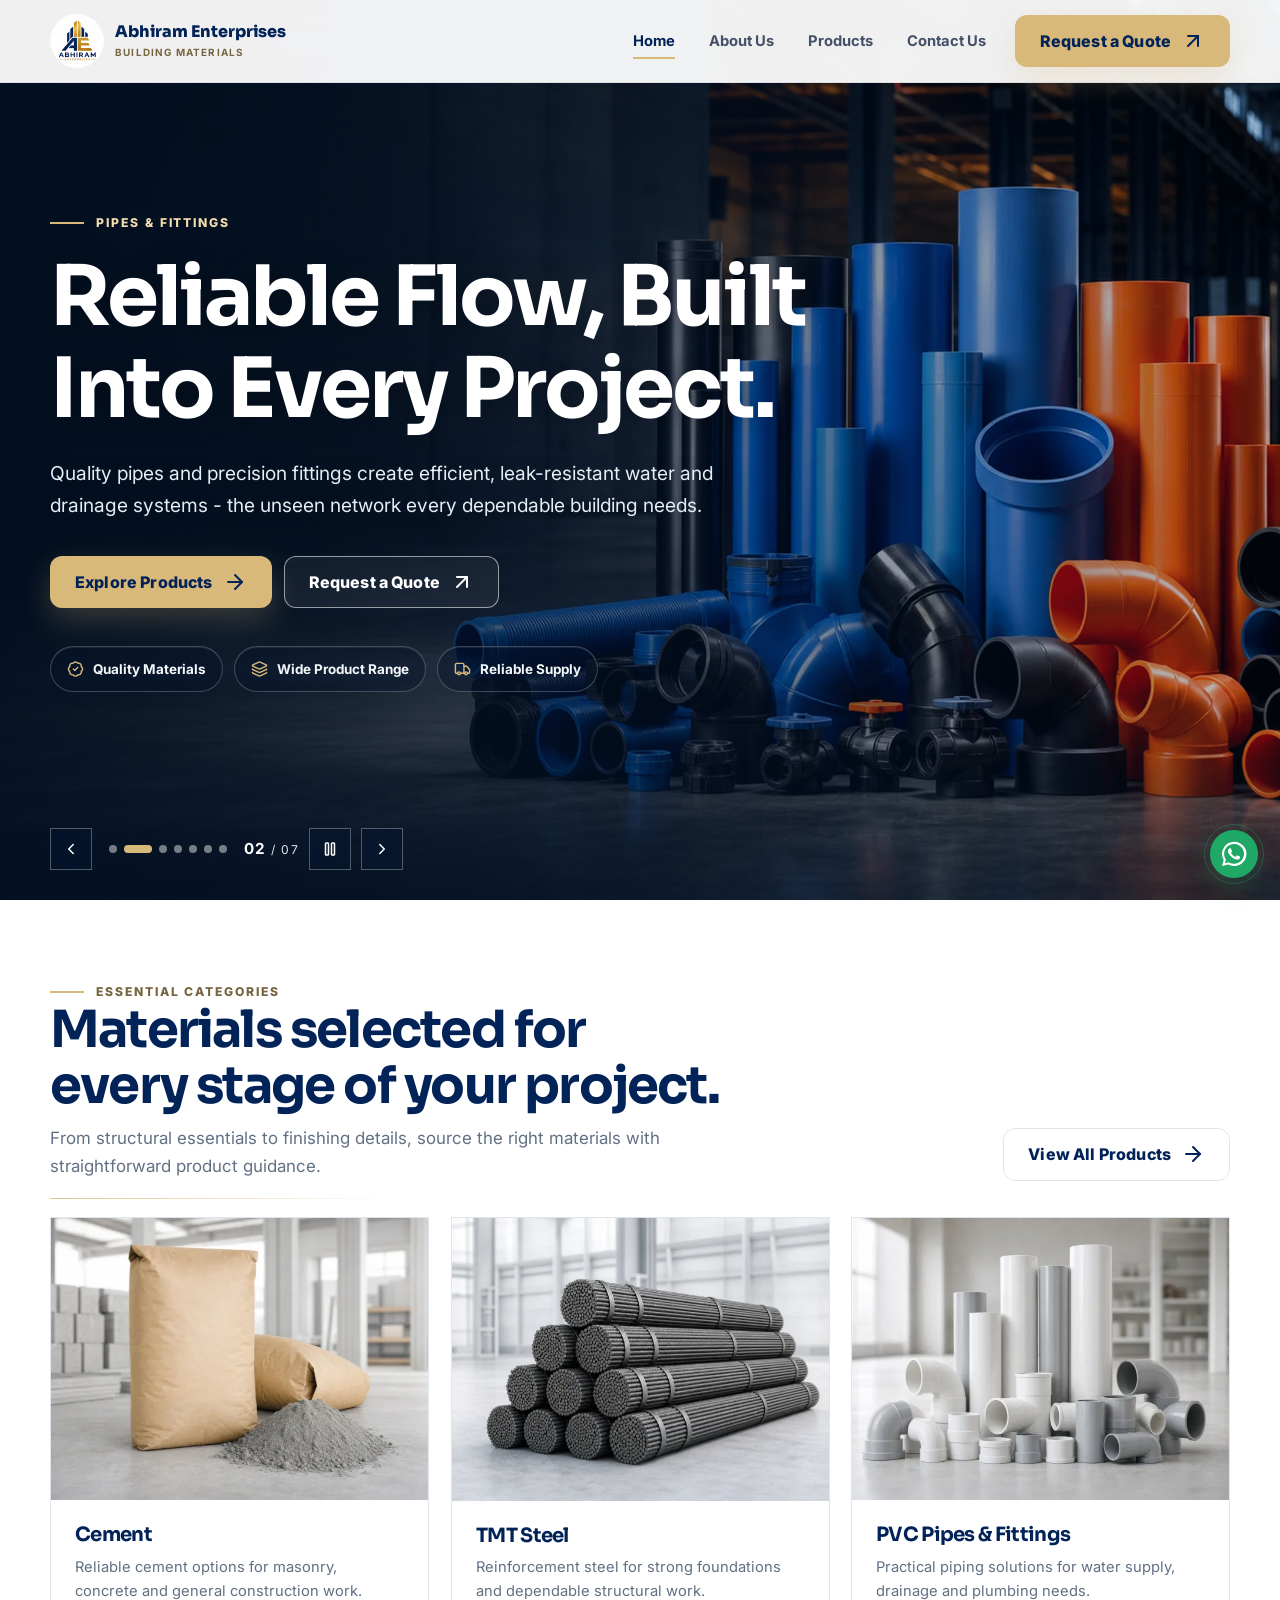
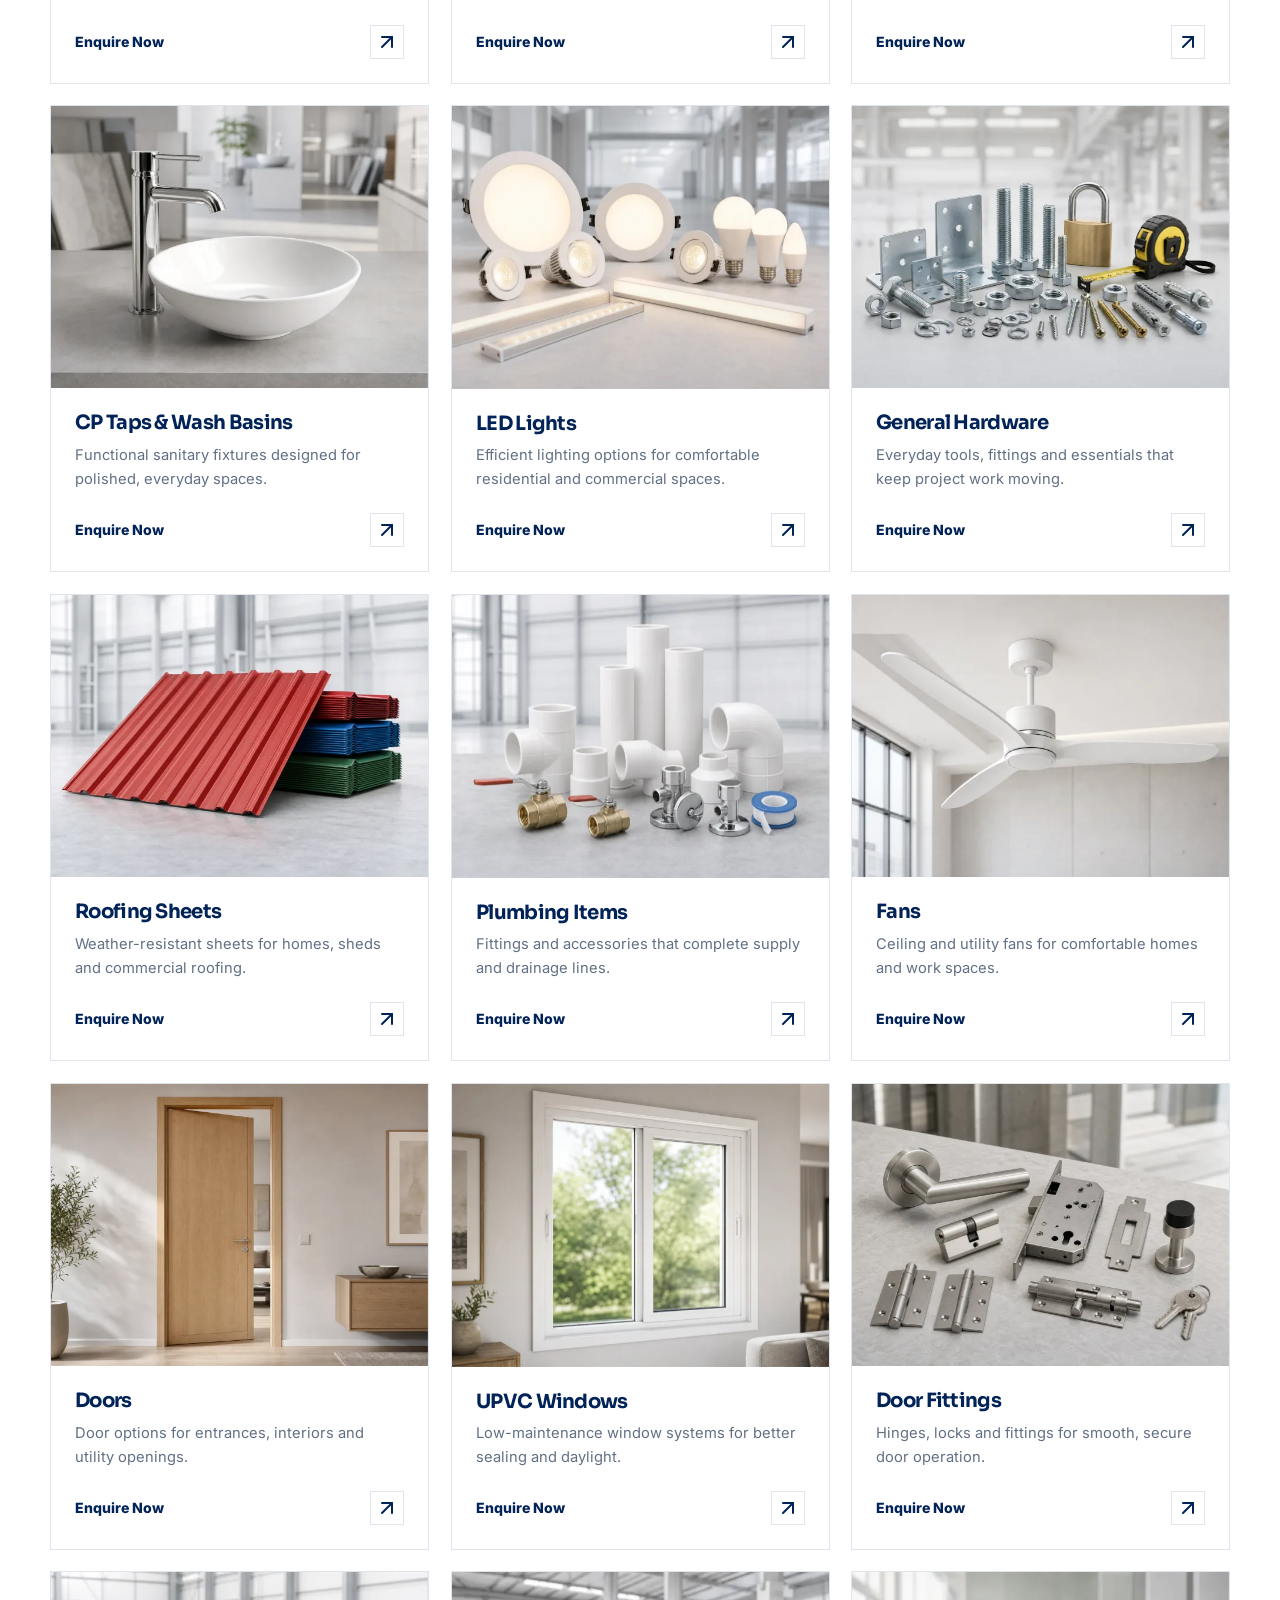
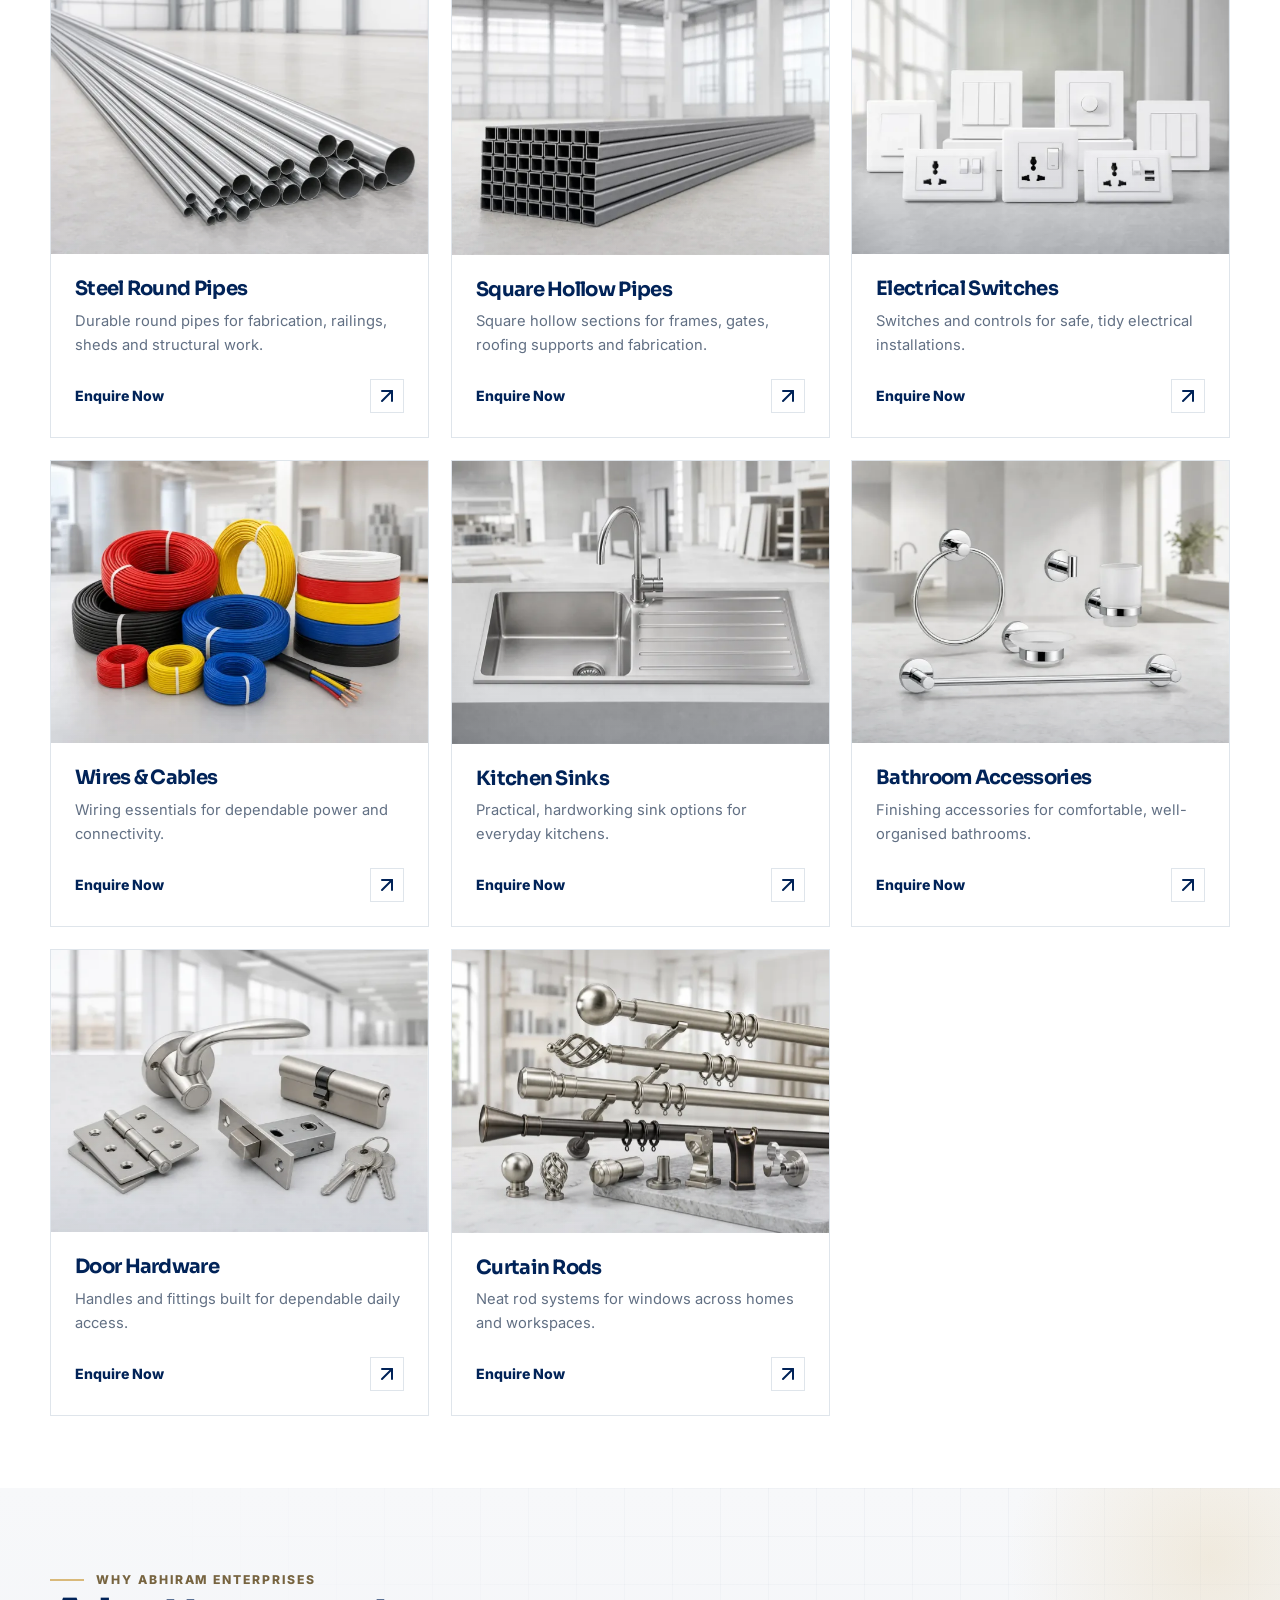
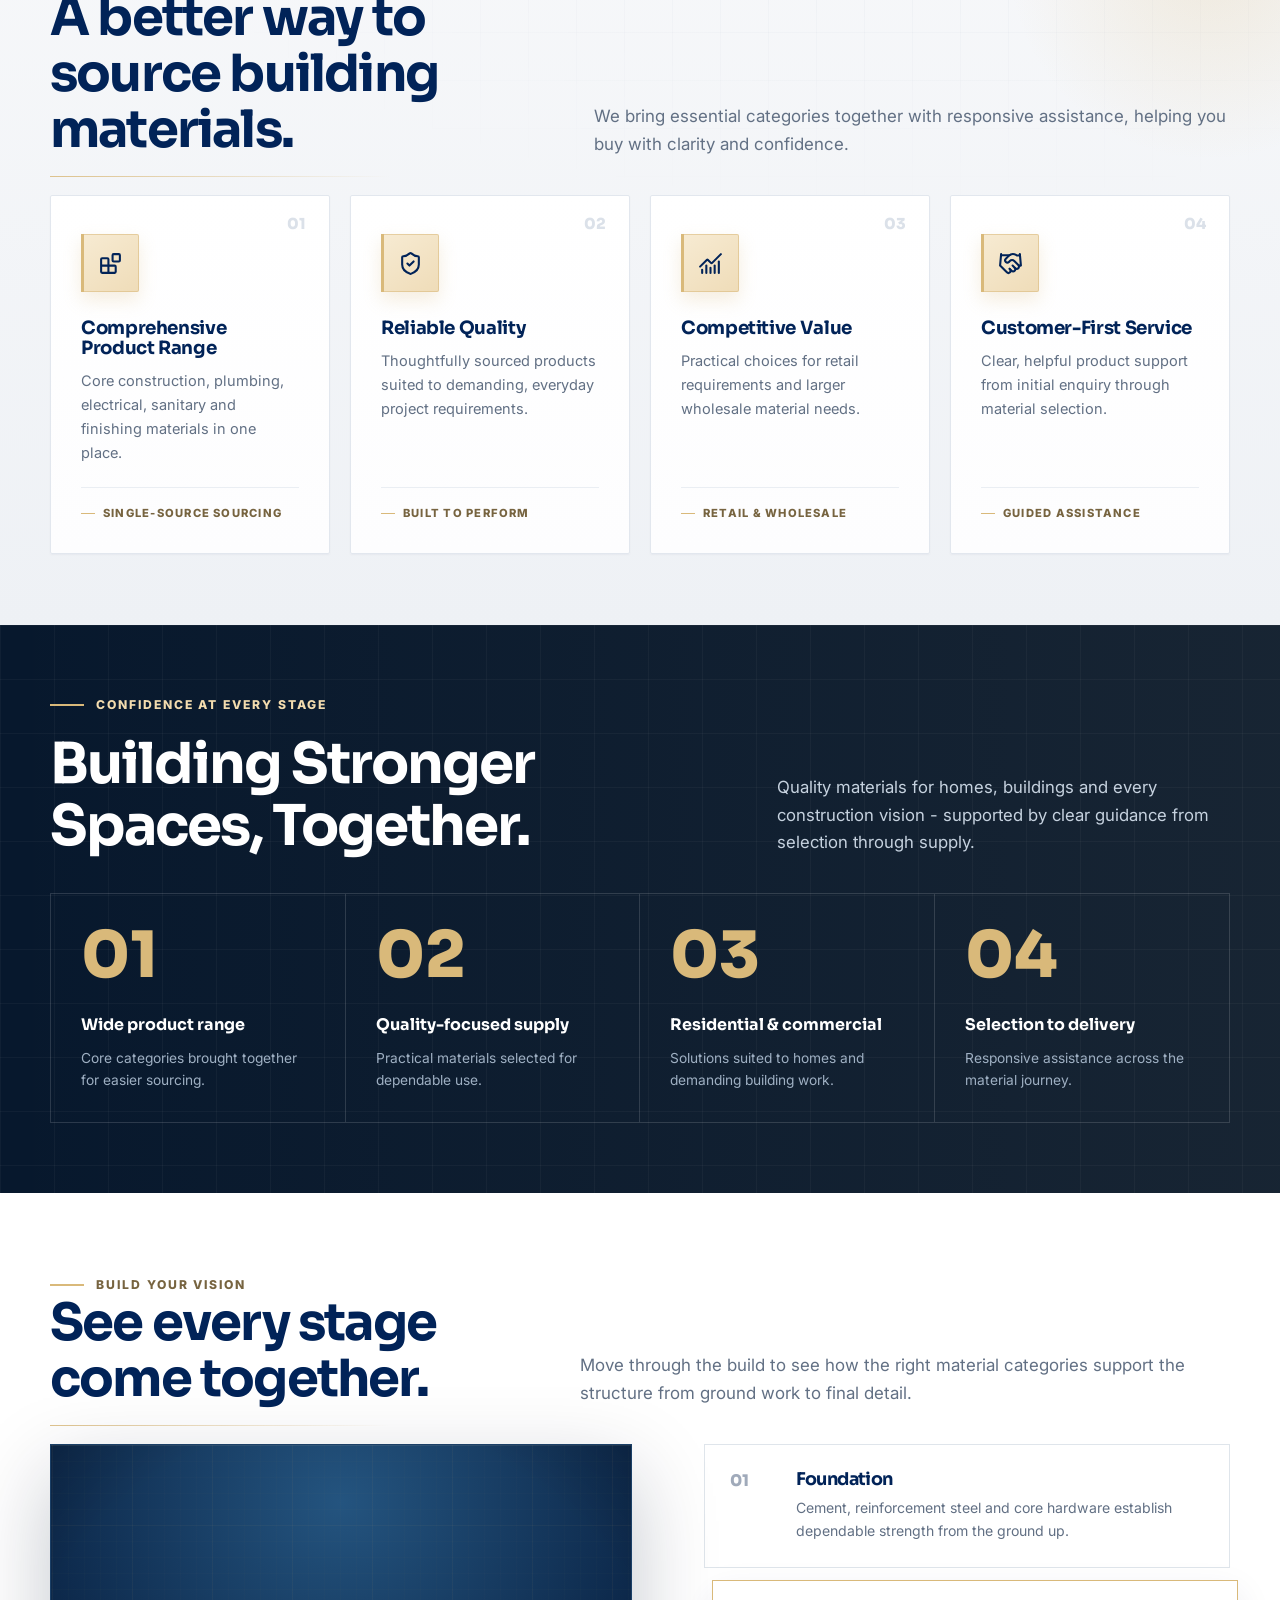
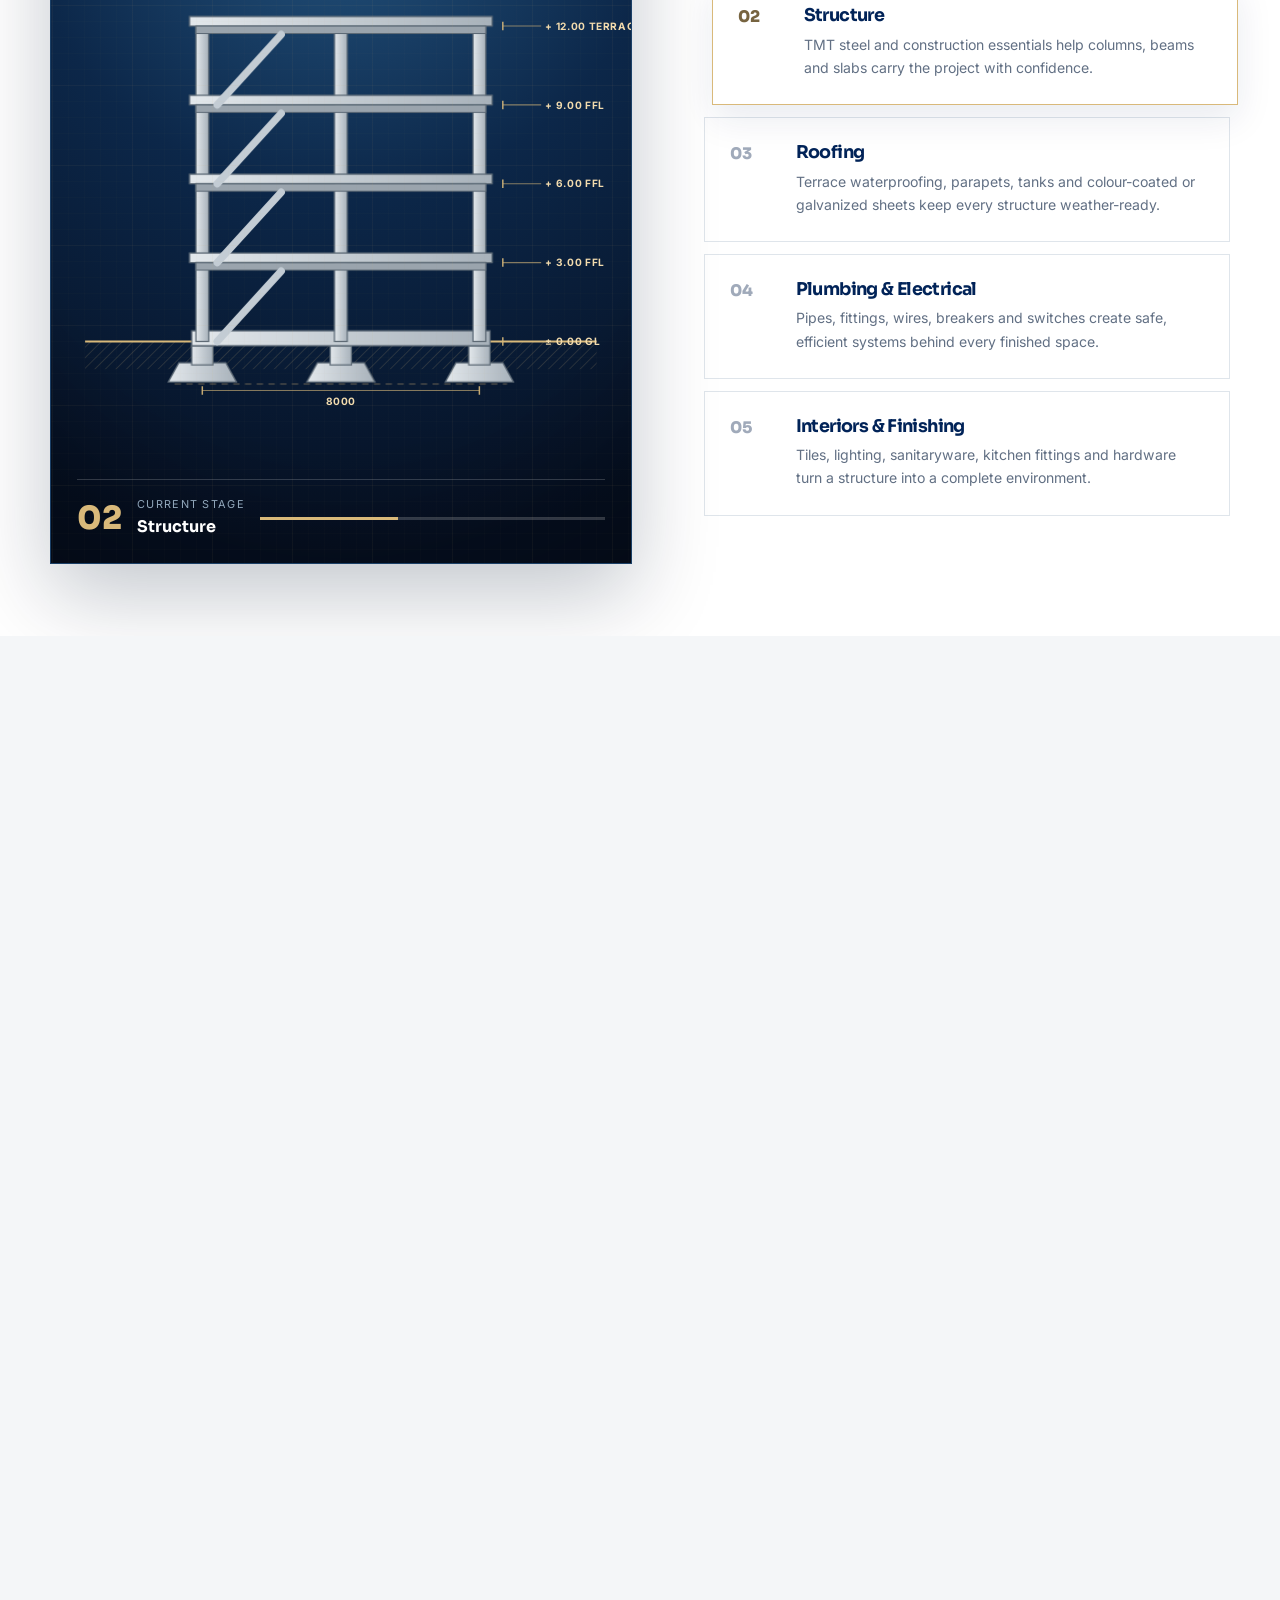
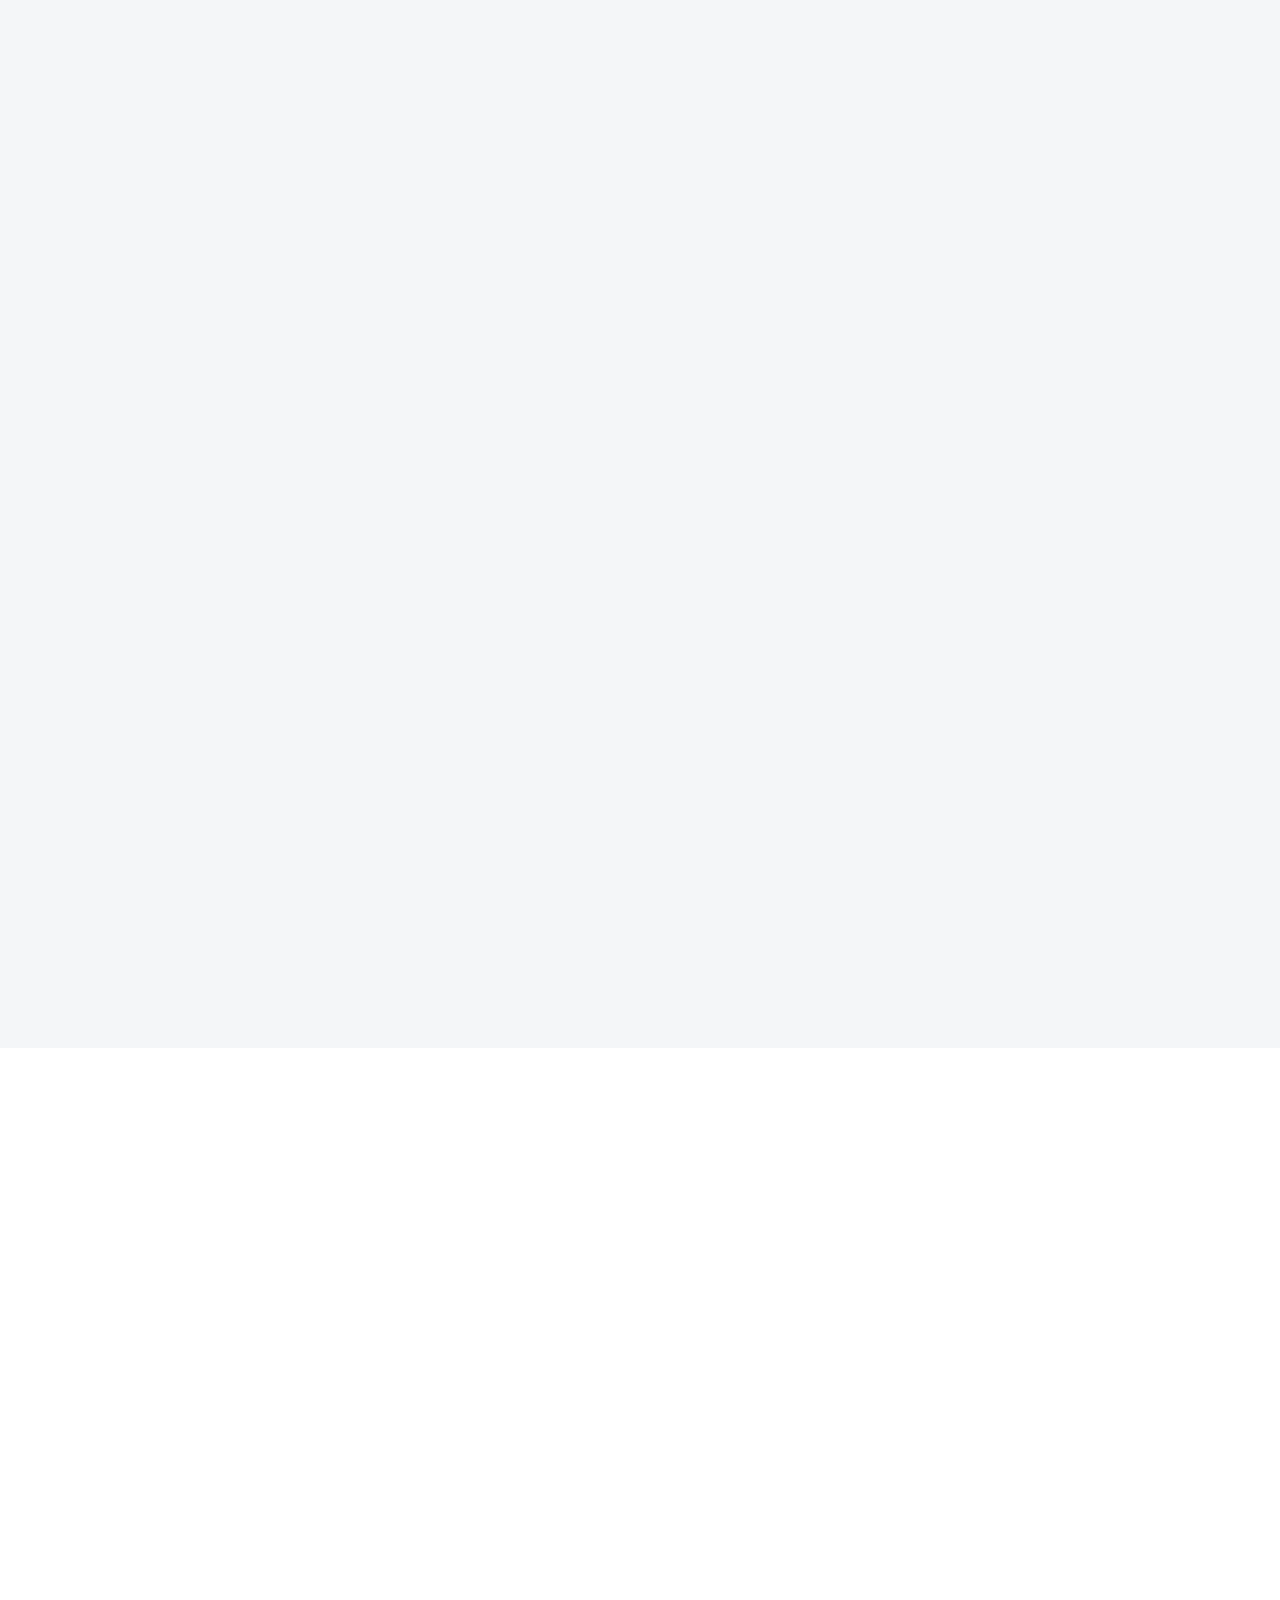
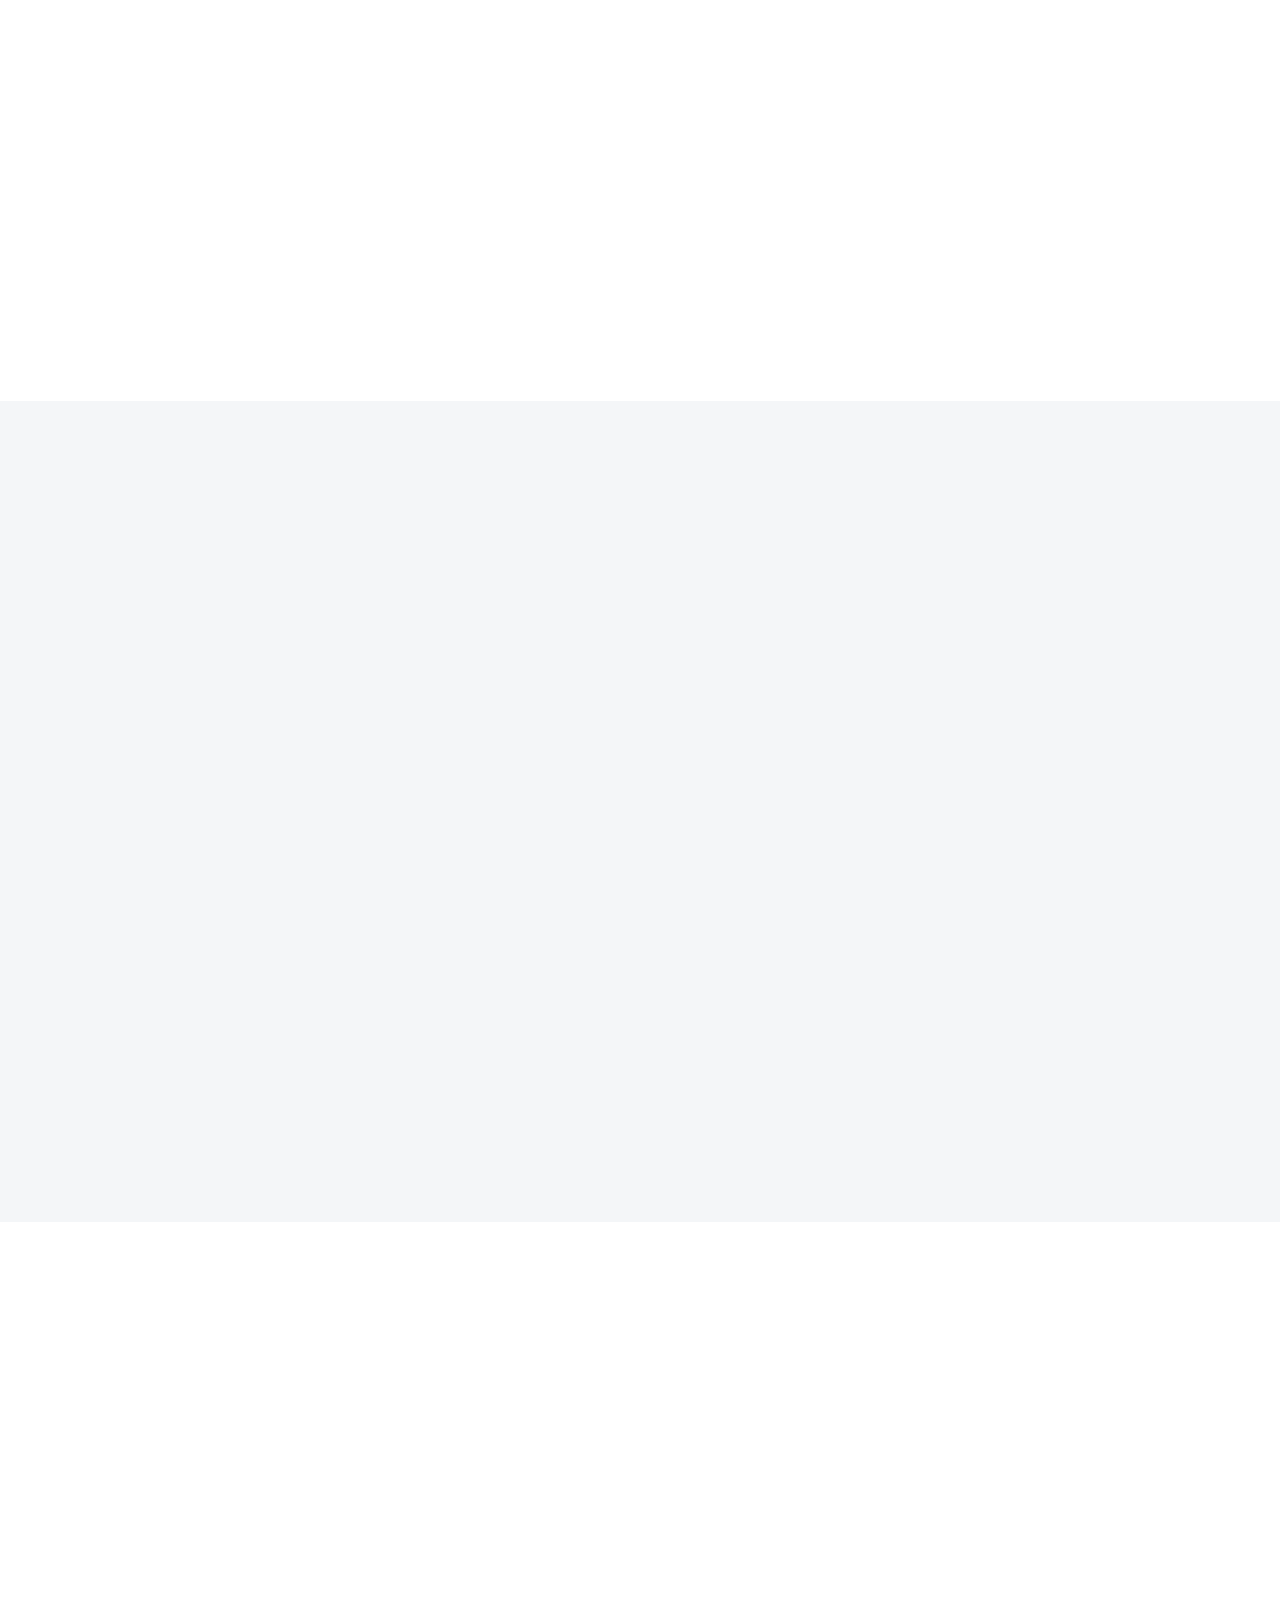
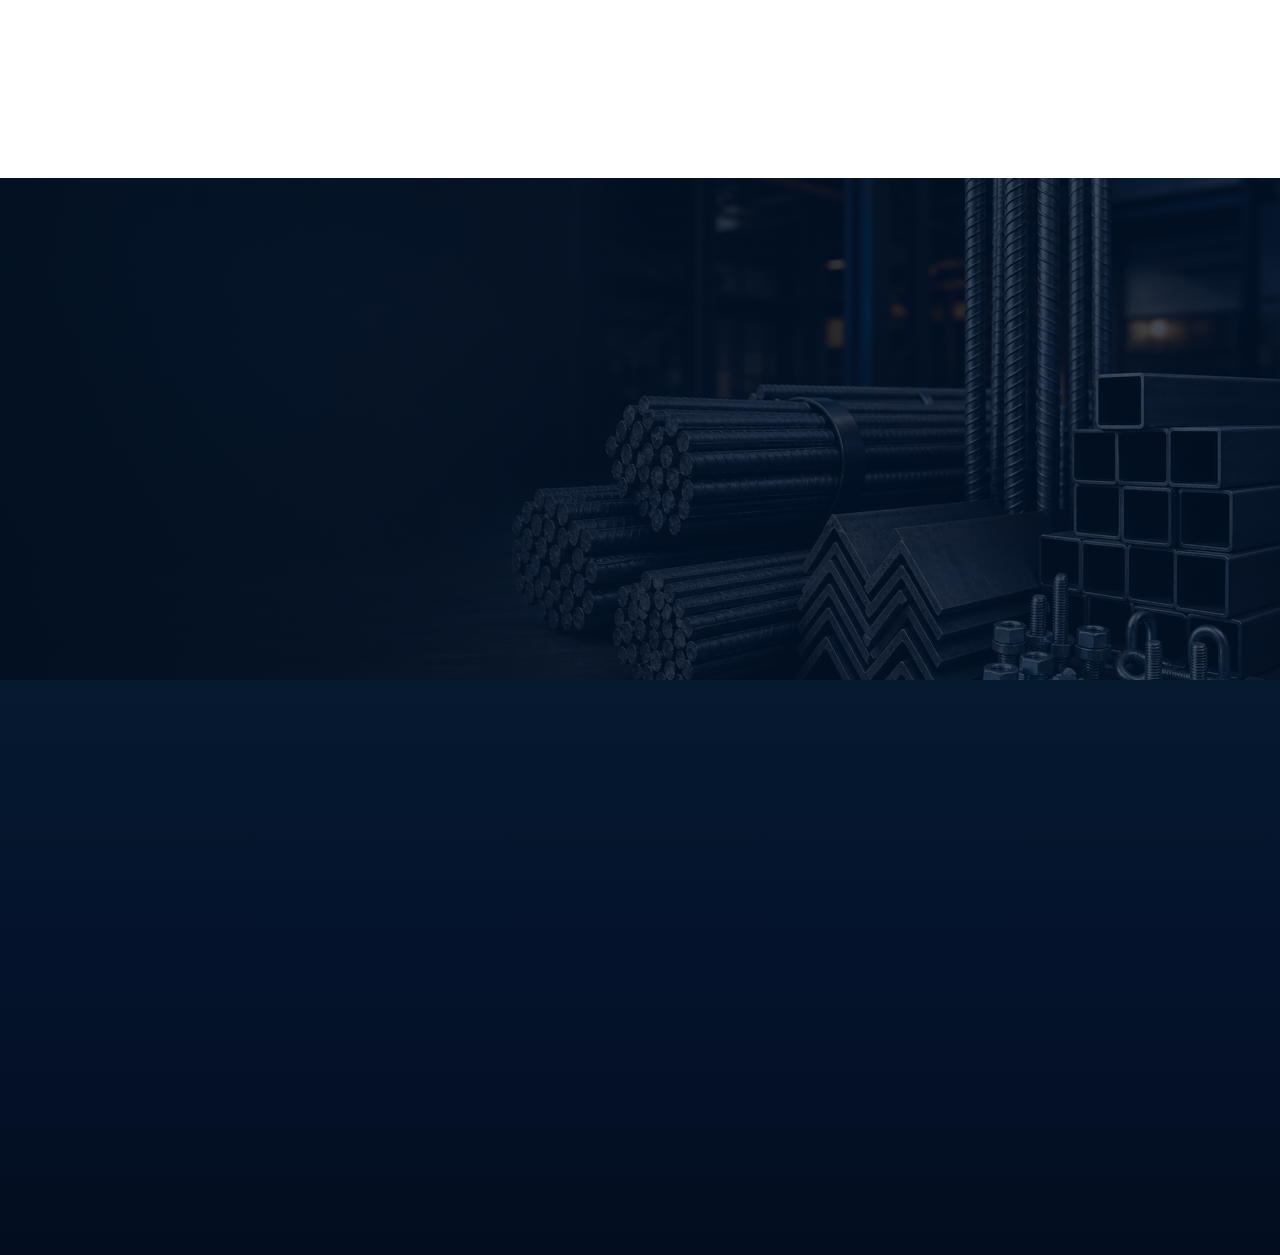
<file: public/index.html>
<!doctype html>
<html lang="en">
<head><meta charset="UTF-8"><meta name="viewport" content="width=device-width,initial-scale=1"><title>Abhiram Enterprises | Building Materials, Nagari Chittoor</title><meta name="description" content="Wholesale and retail building materials in Nagari, Chittoor - cement, TMT steel, roofing sheets, pipes, sanitaryware, electricals, LED lights and hardware."><meta name="theme-color" content="#012358"><link rel="icon" href="/favicon.ico" sizes="any"><link rel="icon" type="image/png" sizes="192x192" href="assets/favicons/android-chrome-192x192.png"><link rel="icon" type="image/png" sizes="96x96" href="assets/favicons/favicon-96x96.png"><link rel="icon" type="image/png" sizes="48x48" href="assets/favicons/favicon-48x48.png"><link rel="icon" type="image/png" sizes="32x32" href="assets/favicons/favicon-32x32.png"><link rel="icon" type="image/png" sizes="16x16" href="assets/favicons/favicon-16x16.png"><link rel="apple-touch-icon" sizes="180x180" href="assets/favicons/apple-touch-icon.png"><link rel="manifest" href="assets/favicons/site.webmanifest"><link rel="preload" as="image" href="assets/hero/hero-01-mobile.webp" type="image/webp" media="(max-width: 767px)"><link rel="preload" as="image" href="assets/hero/hero-01.webp" type="image/webp" media="(min-width: 768px)"><link rel="preconnect" href="https://fonts.googleapis.com"><link rel="preconnect" href="https://fonts.gstatic.com" crossorigin><link href="https://fonts.googleapis.com/css2?family=Inter:wght@400;500;600;700;800&amp;family=Sora:wght@600;700;800&amp;display=swap" rel="stylesheet"><link rel="stylesheet" href="style.css"><script defer src="icons.js"></script><script defer src="script.js"></script><noscript><style>body{opacity:1}</style></noscript><!-- SEO:START --><link rel="canonical" href="https://www.abhiramenterprises.com/"><meta name="robots" content="index,follow,max-image-preview:large,max-snippet:-1,max-video-preview:-1"><meta name="author" content="Abhiram Enterprises"><meta name="keywords" content="building materials, cement, TMT steel, PVC pipes, sanitaryware, electrical, LED lights, hardware, Nagari, Chittoor, Andhra Pradesh, wholesale, retail"><meta property="og:type" content="website"><meta property="og:site_name" content="Abhiram Enterprises"><meta property="og:locale" content="en_IN"><meta property="og:title" content="Abhiram Enterprises - Everything Your Build Needs. One Trusted Partner."><meta property="og:description" content="Wholesale and retail building materials in Nagari, Chittoor - cement, TMT steel, roofing sheets, pipes, sanitaryware, electricals, LED lights and hardware."><meta property="og:url" content="https://www.abhiramenterprises.com/"><meta property="og:image" content="https://www.abhiramenterprises.com/assets/og-image.png"><meta property="og:image:secure_url" content="https://www.abhiramenterprises.com/assets/og-image.png"><meta property="og:image:type" content="image/png"><meta property="og:image:width" content="1200"><meta property="og:image:height" content="630"><meta property="og:image:alt" content="Abhiram Enterprises - Everything Your Build Needs. One Trusted Partner."><meta name="twitter:card" content="summary_large_image"><meta name="twitter:title" content="Abhiram Enterprises - Everything Your Build Needs. One Trusted Partner."><meta name="twitter:description" content="Wholesale and retail building materials in Nagari, Chittoor - cement, TMT steel, roofing sheets, pipes, sanitaryware, electricals, LED lights and hardware."><meta name="twitter:image" content="https://www.abhiramenterprises.com/assets/og-image.png"><meta name="twitter:image:alt" content="Abhiram Enterprises - Everything Your Build Needs. One Trusted Partner."><script type="application/ld+json">{"@context":"https://schema.org","@graph":[{"@type":"HardwareStore","@id":"https://www.abhiramenterprises.com/#store","name":"Abhiram Enterprises","alternateName":"Abhiram Enterprises Building Materials","description":"Wholesale and retail building-materials supplier in Nagari, Chittoor, Andhra Pradesh, stocking cement, TMT steel, roofing sheets, pipes, sanitaryware, electricals, LED lighting, doors, windows and hardware.","image":["https://www.abhiramenterprises.com/assets/og-image.png","https://www.abhiramenterprises.com/assets/hero/hero-01.webp"],"logo":{"@type":"ImageObject","url":"https://www.abhiramenterprises.com/assets/favicons/android-chrome-512x512.png","width":512,"height":512},"url":"https://www.abhiramenterprises.com/","telephone":"+91-94933-80030","email":"abhiramenterprises3012@gmail.com","slogan":"Everything Your Build Needs. One Trusted Partner.","priceRange":"$$","currenciesAccepted":"INR","address":{"@type":"PostalAddress","streetAddress":"NH-716, Chennai Tirupati Highway, Ramapuram Village, Gundraju Kuppam Post, Nagari Mandal","addressLocality":"Nagari","addressRegion":"Andhra Pradesh","postalCode":"517592","addressCountry":"IN"},"geo":{"@type":"GeoCoordinates","latitude":13.356655,"longitude":79.571476},"hasMap":"https://www.google.com/maps?q=13.356655,79.571476","areaServed":[{"@type":"AdministrativeArea","name":"Chittoor District"},{"@type":"AdministrativeArea","name":"Andhra Pradesh"}],"openingHoursSpecification":[{"@type":"OpeningHoursSpecification","dayOfWeek":["Monday","Tuesday","Wednesday","Thursday","Friday","Saturday","Sunday"],"opens":"06:00","closes":"21:00"}],"sameAs":["https://www.instagram.com/abhiramenterprisesofficial"],"hasOfferCatalog":{"@type":"OfferCatalog","name":"Building Materials","itemListElement":[{"@type":"OfferCatalog","name":"Building Essentials","itemListElement":[{"@type":"ListItem","position":1,"name":"Cement"},{"@type":"ListItem","position":2,"name":"TMT Steel"},{"@type":"ListItem","position":3,"name":"PVC Pipes & Fittings"},{"@type":"ListItem","position":4,"name":"Roofing Sheets"},{"@type":"ListItem","position":5,"name":"Steel Round Pipes"},{"@type":"ListItem","position":6,"name":"Square Hollow Pipes"}]},{"@type":"OfferCatalog","name":"Plumbing & Sanitary","itemListElement":[{"@type":"ListItem","position":1,"name":"CP Taps & Wash Basins"},{"@type":"ListItem","position":2,"name":"Kitchen Sinks"},{"@type":"ListItem","position":3,"name":"Bathroom Accessories"},{"@type":"ListItem","position":4,"name":"Plumbing Items"}]},{"@type":"OfferCatalog","name":"Electrical","itemListElement":[{"@type":"ListItem","position":1,"name":"Electrical Switches"},{"@type":"ListItem","position":2,"name":"LED Lights"},{"@type":"ListItem","position":3,"name":"Wires & Cables"},{"@type":"ListItem","position":4,"name":"Fans"}]},{"@type":"OfferCatalog","name":"Hardware & Interiors","itemListElement":[{"@type":"ListItem","position":1,"name":"Curtain Rods"},{"@type":"ListItem","position":2,"name":"Door Hardware"},{"@type":"ListItem","position":3,"name":"General Hardware"},{"@type":"ListItem","position":4,"name":"Doors"},{"@type":"ListItem","position":5,"name":"UPVC Windows"},{"@type":"ListItem","position":6,"name":"Door Fittings"}]}]}},{"@type":"WebSite","@id":"https://www.abhiramenterprises.com/#website","url":"https://www.abhiramenterprises.com/","name":"Abhiram Enterprises","inLanguage":"en-IN","publisher":{"@id":"https://www.abhiramenterprises.com/#store"}}]}</script><!-- SEO:END --></head>
<body><a class="skip-link" href="#main-content">Skip to main content</a><header class="site-header" id="site-header"></header>
<main id="main-content"><section class="home-hero" data-hero-carousel aria-labelledby="hero-title" aria-roledescription="carousel"><div class="hero-carousel" aria-hidden="true">
<figure class="hero-slide active" data-hero-slide data-eyebrow="Roofing Solutions" data-title="Roof Strong. Build Bold." data-copy="Colour-coated roofing sheets bring lasting weather protection, structural confidence and a vibrant finish to homes, warehouses and commercial spaces."><picture><source media="(max-width: 767px)" srcset="assets/hero/hero-01-mobile.webp" type="image/webp"><img srcset="assets/hero/hero-01-card.webp 1200w, assets/hero/hero-01.webp 2400w" sizes="(max-width:760px) calc(100vw - 40px), (max-width:960px) calc(50vw - 30px), 580px" src="assets/hero/hero-01.webp" alt="" fetchpriority="high" decoding="async" width="2400" height="1350"></picture></figure>
<figure class="hero-slide" data-hero-slide data-eyebrow="Pipes &amp; Fittings" data-title="Reliable Flow, Built Into Every Project." data-copy="Quality pipes and precision fittings create efficient, leak-resistant water and drainage systems - the unseen network every dependable building needs."><picture><source media="(max-width: 767px)" data-srcset="assets/hero/hero-03-mobile.webp" type="image/webp"><img data-src="assets/hero/hero-03.webp" alt="" decoding="async" width="2400" height="1350"></picture></figure>
<figure class="hero-slide" data-hero-slide data-eyebrow="TMT Steel Bars" data-title="Strength Starts at the Core." data-copy="High-performance reinforcement steel gives foundations, columns, beams and slabs the resilience required to carry ambitious builds with confidence."><picture><source media="(max-width: 767px)" data-srcset="assets/hero/hero-04-mobile.webp" type="image/webp"><img data-src="assets/hero/hero-04.webp" alt="" decoding="async" width="2400" height="1350"></picture></figure>
<figure class="hero-slide" data-hero-slide data-eyebrow="Cement, Tiles &amp; Essentials" data-title="Build Solid. Finish Beautifully." data-copy="From dependable cement for structural work to refined tiles and accessories, choose materials that unite lasting performance with a polished result."><picture><source media="(max-width: 767px)" data-srcset="assets/hero/hero-05-mobile.webp" type="image/webp"><img data-src="assets/hero/hero-05.webp" alt="" decoding="async" width="2400" height="1350"></picture></figure>
<figure class="hero-slide" data-hero-slide data-eyebrow="LED Lighting" data-title="Light Every Space. Lower Every Watt." data-copy="Efficient LED lighting transforms interiors, improves visibility and reduces energy demand - delivering brighter spaces with smarter long-term value."><picture><source media="(max-width: 767px)" data-srcset="assets/hero/hero-06-mobile.webp" type="image/webp"><img data-src="assets/hero/hero-06.webp" alt="" decoding="async" width="2400" height="1350"></picture></figure>
<figure class="hero-slide" data-hero-slide data-eyebrow="Sanitaryware &amp; Bathroom Fittings" data-title="Complete Bathrooms, Finished with Confidence." data-copy="Well-chosen sanitaryware and bathroom fittings support hygiene, comfort and effortless maintenance while elevating the look of every wash space."><picture><source media="(max-width: 767px)" data-srcset="assets/hero/hero-08-mobile.webp" type="image/webp"><img data-src="assets/hero/hero-08.webp" alt="" decoding="async" width="2400" height="1350"></picture></figure>
<figure class="hero-slide" data-hero-slide data-eyebrow="Complete Electrical Solutions" data-title="Safe Connections. Dependable Power." data-copy="Switches, sockets, breakers and quality wires form the safety backbone of modern buildings - protecting people, appliances and everyday performance."><picture><source media="(max-width: 767px)" data-srcset="assets/hero/hero-09-mobile.webp" type="image/webp"><img data-src="assets/hero/hero-09.webp" alt="" decoding="async" width="2400" height="1350"></picture></figure>
</div><div class="container hero-content" data-hero-content><p class="eyebrow light" data-hero-eyebrow>Roofing Solutions</p><h1 class="hero-title display" id="hero-title" data-hero-title>Roof Strong. Build Bold.</h1><p class="hero-copy" data-hero-copy>Colour-coated roofing sheets bring lasting weather protection, structural confidence and a vibrant finish to homes, warehouses and commercial spaces.</p><div class="button-row"><a class="btn btn-primary" href="products.html">Explore Products <i data-lucide="arrow-right" aria-hidden="true"></i></a><a class="btn btn-secondary" href="contact.html">Request a Quote <i data-lucide="arrow-up-right" aria-hidden="true"></i></a></div><div class="trust-row" aria-label="Our service strengths"><span class="trust-chip"><i data-lucide="badge-check" aria-hidden="true"></i>Quality Materials</span><span class="trust-chip"><i data-lucide="layers-3" aria-hidden="true"></i>Wide Product Range</span><span class="trust-chip"><i data-lucide="truck" aria-hidden="true"></i>Reliable Supply</span></div></div><div class="hero-controls" aria-label="Hero carousel controls"><button class="hero-control" type="button" data-hero-prev aria-label="Previous product"><i data-lucide="chevron-left" aria-hidden="true"></i></button><div class="hero-dots" data-hero-dots aria-label="Choose a product slide"></div><span class="hero-counter" aria-hidden="true"><strong data-hero-current>01</strong> / 07</span><button class="hero-control" type="button" data-hero-toggle aria-label="Pause carousel"><i data-lucide="pause" aria-hidden="true"></i></button><button class="hero-control" type="button" data-hero-next aria-label="Next product"><i data-lucide="chevron-right" aria-hidden="true"></i></button></div></section>
<section class="section"><div class="container"><div class="section-head reveal"><div><p class="eyebrow">Essential Categories</p><h2 class="section-title">Materials selected for every stage of your project.</h2><p class="section-copy">From structural essentials to finishing details, source the right materials with straightforward product guidance.</p></div><a class="btn btn-ghost" href="products.html">View All Products <i data-lucide="arrow-right"></i></a></div><div class="product-grid">
<article class="product-card reveal"><div class="product-image"><img srcset="assets/product-cement-640.webp 640w, assets/product-cement.webp 1200w" sizes="(max-width:640px) calc(100vw - 40px), (max-width:960px) calc(50vw - 40px), 380px" src="assets/product-cement.webp" alt="Cement products" loading="lazy" width="1200" height="900"></div><div class="product-body"><h3>Cement</h3><p>Reliable cement options for masonry, concrete and general construction work.</p><a class="card-link" href="contact.html"><span>Enquire Now</span><span><i data-lucide="arrow-up-right"></i></span></a></div></article>
<article class="product-card reveal"><div class="product-image"><img srcset="assets/product-tmt-steel-640.webp 640w, assets/product-tmt-steel.webp 1200w" sizes="(max-width:640px) calc(100vw - 40px), (max-width:960px) calc(50vw - 40px), 380px" src="assets/product-tmt-steel.webp" alt="TMT steel reinforcement bars" loading="lazy" width="1200" height="900"></div><div class="product-body"><h3>TMT Steel</h3><p>Reinforcement steel for strong foundations and dependable structural work.</p><a class="card-link" href="contact.html"><span>Enquire Now</span><span><i data-lucide="arrow-up-right"></i></span></a></div></article>
<article class="product-card reveal"><div class="product-image"><img srcset="assets/product-pvc-640.webp 640w, assets/product-pvc.webp 1200w" sizes="(max-width:640px) calc(100vw - 40px), (max-width:960px) calc(50vw - 40px), 380px" src="assets/product-pvc.webp" alt="PVC pipes and fittings" loading="lazy" width="1200" height="900"></div><div class="product-body"><h3>PVC Pipes &amp; Fittings</h3><p>Practical piping solutions for water supply, drainage and plumbing needs.</p><a class="card-link" href="contact.html"><span>Enquire Now</span><span><i data-lucide="arrow-up-right"></i></span></a></div></article>
<article class="product-card reveal"><div class="product-image"><img srcset="assets/product-taps-640.webp 640w, assets/product-taps.webp 1200w" sizes="(max-width:640px) calc(100vw - 40px), (max-width:960px) calc(50vw - 40px), 380px" src="assets/product-taps.webp" alt="CP taps and wash basin" loading="lazy" width="1200" height="900"></div><div class="product-body"><h3>CP Taps &amp; Wash Basins</h3><p>Functional sanitary fixtures designed for polished, everyday spaces.</p><a class="card-link" href="contact.html"><span>Enquire Now</span><span><i data-lucide="arrow-up-right"></i></span></a></div></article>
<article class="product-card reveal"><div class="product-image"><img srcset="assets/product-led-640.webp 640w, assets/product-led.webp 1200w" sizes="(max-width:640px) calc(100vw - 40px), (max-width:960px) calc(50vw - 40px), 380px" src="assets/product-led.webp" alt="LED lighting products" loading="lazy" width="1200" height="900"></div><div class="product-body"><h3>LED Lights</h3><p>Efficient lighting options for comfortable residential and commercial spaces.</p><a class="card-link" href="contact.html"><span>Enquire Now</span><span><i data-lucide="arrow-up-right"></i></span></a></div></article>
<article class="product-card reveal"><div class="product-image"><img srcset="assets/product-hardware-640.webp 640w, assets/product-hardware.webp 1200w" sizes="(max-width:640px) calc(100vw - 40px), (max-width:960px) calc(50vw - 40px), 380px" src="assets/product-hardware.webp" alt="General hardware products and tools" loading="lazy" width="1200" height="900"></div><div class="product-body"><h3>General Hardware</h3><p>Everyday tools, fittings and essentials that keep project work moving.</p><a class="card-link" href="contact.html"><span>Enquire Now</span><span><i data-lucide="arrow-up-right"></i></span></a></div></article>
<article class="product-card reveal"><div class="product-image"><img srcset="assets/product-roofing-sheets-640.webp 640w, assets/product-roofing-sheets.webp 1448w" sizes="(max-width:640px) calc(100vw - 40px), (max-width:960px) calc(50vw - 40px), 380px" src="assets/product-roofing-sheets.webp" alt="Colour-coated roofing sheets" loading="lazy" width="1200" height="900"></div><div class="product-body"><h3>Roofing Sheets</h3><p>Weather-resistant sheets for homes, sheds and commercial roofing.</p><a class="card-link" href="contact.html"><span>Enquire Now</span><span><i data-lucide="arrow-up-right"></i></span></a></div></article>
<article class="product-card reveal"><div class="product-image"><img srcset="assets/product-plumbing-items-640.webp 640w, assets/product-plumbing-items.webp 1448w" sizes="(max-width:640px) calc(100vw - 40px), (max-width:960px) calc(50vw - 40px), 380px" src="assets/product-plumbing-items.webp" alt="Plumbing items and fittings" loading="lazy" width="1200" height="900"></div><div class="product-body"><h3>Plumbing Items</h3><p>Fittings and accessories that complete supply and drainage lines.</p><a class="card-link" href="contact.html"><span>Enquire Now</span><span><i data-lucide="arrow-up-right"></i></span></a></div></article>
<article class="product-card reveal"><div class="product-image"><img srcset="assets/product-fans-640.webp 640w, assets/product-fans.webp 1448w" sizes="(max-width:640px) calc(100vw - 40px), (max-width:960px) calc(50vw - 40px), 380px" src="assets/product-fans.webp" alt="Ceiling fan" loading="lazy" width="1200" height="900"></div><div class="product-body"><h3>Fans</h3><p>Ceiling and utility fans for comfortable homes and work spaces.</p><a class="card-link" href="contact.html"><span>Enquire Now</span><span><i data-lucide="arrow-up-right"></i></span></a></div></article>
<article class="product-card reveal"><div class="product-image"><img srcset="assets/product-doors-640.webp 640w, assets/product-doors.webp 1448w" sizes="(max-width:640px) calc(100vw - 40px), (max-width:960px) calc(50vw - 40px), 380px" src="assets/product-doors.webp" alt="Finished interior door" loading="lazy" width="1200" height="900"></div><div class="product-body"><h3>Doors</h3><p>Door options for entrances, interiors and utility openings.</p><a class="card-link" href="contact.html"><span>Enquire Now</span><span><i data-lucide="arrow-up-right"></i></span></a></div></article>
<article class="product-card reveal"><div class="product-image"><img srcset="assets/product-upvc-windows-640.webp 640w, assets/product-upvc-windows.webp 1448w" sizes="(max-width:640px) calc(100vw - 40px), (max-width:960px) calc(50vw - 40px), 380px" src="assets/product-upvc-windows.webp" alt="UPVC window frame with glazing" loading="lazy" width="1200" height="900"></div><div class="product-body"><h3>UPVC Windows</h3><p>Low-maintenance window systems for better sealing and daylight.</p><a class="card-link" href="contact.html"><span>Enquire Now</span><span><i data-lucide="arrow-up-right"></i></span></a></div></article>
<article class="product-card reveal"><div class="product-image"><img srcset="assets/product-door-fittings-640.webp 640w, assets/product-door-fittings.webp 1448w" sizes="(max-width:640px) calc(100vw - 40px), (max-width:960px) calc(50vw - 40px), 380px" src="assets/product-door-fittings.webp" alt="Door fittings including hinges and locks" loading="lazy" width="1200" height="900"></div><div class="product-body"><h3>Door Fittings</h3><p>Hinges, locks and fittings for smooth, secure door operation.</p><a class="card-link" href="contact.html"><span>Enquire Now</span><span><i data-lucide="arrow-up-right"></i></span></a></div></article>
<article class="product-card reveal"><div class="product-image"><img srcset="assets/product-steel-pipes-640.webp 640w, assets/product-steel-pipes.webp 1448w" sizes="(max-width:640px) calc(100vw - 40px), (max-width:960px) calc(50vw - 40px), 380px" src="assets/product-steel-pipes.webp" alt="Steel round pipes in a range of diameters" loading="lazy" width="1448" height="1086"></div><div class="product-body"><h3>Steel Round Pipes</h3><p>Durable round pipes for fabrication, railings, sheds and structural work.</p><a class="card-link" href="contact.html?category=Steel%20Round%20Pipes"><span>Enquire Now</span><span><i data-lucide="arrow-up-right"></i></span></a></div></article>
<article class="product-card reveal"><div class="product-image"><img srcset="assets/product-hollow-sections-640.webp 640w, assets/product-hollow-sections.webp 1448w" sizes="(max-width:640px) calc(100vw - 40px), (max-width:960px) calc(50vw - 40px), 380px" src="assets/product-hollow-sections.webp" alt="Square hollow steel sections stacked together" loading="lazy" width="1448" height="1086"></div><div class="product-body"><h3>Square Hollow Pipes</h3><p>Square hollow sections for frames, gates, roofing supports and fabrication.</p><a class="card-link" href="contact.html?category=Square%20Hollow%20Pipes"><span>Enquire Now</span><span><i data-lucide="arrow-up-right"></i></span></a></div></article>
<article class="product-card reveal"><div class="product-image"><img srcset="assets/product-switches-640.webp 640w, assets/product-switches.webp 1200w" sizes="(max-width:640px) calc(100vw - 40px), (max-width:960px) calc(50vw - 40px), 380px" src="assets/product-switches.webp" alt="Electrical wall switches" loading="lazy" width="1200" height="900"></div><div class="product-body"><h3>Electrical Switches</h3><p>Switches and controls for safe, tidy electrical installations.</p><a class="card-link" href="contact.html"><span>Enquire Now</span><span><i data-lucide="arrow-up-right"></i></span></a></div></article>
<article class="product-card reveal"><div class="product-image"><img srcset="assets/product-wires-640.webp 640w, assets/product-wires.webp 1200w" sizes="(max-width:640px) calc(100vw - 40px), (max-width:960px) calc(50vw - 40px), 380px" src="assets/product-wires.webp" alt="Electrical wires and cables" loading="lazy" width="1200" height="900"></div><div class="product-body"><h3>Wires &amp; Cables</h3><p>Wiring essentials for dependable power and connectivity.</p><a class="card-link" href="contact.html"><span>Enquire Now</span><span><i data-lucide="arrow-up-right"></i></span></a></div></article>
<article class="product-card reveal"><div class="product-image"><img srcset="assets/product-sink-640.webp 640w, assets/product-sink.webp 1200w" sizes="(max-width:640px) calc(100vw - 40px), (max-width:960px) calc(50vw - 40px), 380px" src="assets/product-sink.webp" alt="Kitchen sink" loading="lazy" width="1200" height="900"></div><div class="product-body"><h3>Kitchen Sinks</h3><p>Practical, hardworking sink options for everyday kitchens.</p><a class="card-link" href="contact.html"><span>Enquire Now</span><span><i data-lucide="arrow-up-right"></i></span></a></div></article>
<article class="product-card reveal"><div class="product-image"><img srcset="assets/product-bathroom-640.webp 640w, assets/product-bathroom.webp 1200w" sizes="(max-width:640px) calc(100vw - 40px), (max-width:960px) calc(50vw - 40px), 380px" src="assets/product-bathroom.webp" alt="Bathroom accessories and fixtures" loading="lazy" width="1200" height="900"></div><div class="product-body"><h3>Bathroom Accessories</h3><p>Finishing accessories for comfortable, well-organised bathrooms.</p><a class="card-link" href="contact.html"><span>Enquire Now</span><span><i data-lucide="arrow-up-right"></i></span></a></div></article>
<article class="product-card reveal"><div class="product-image"><img srcset="assets/product-door-hardware-640.webp 640w, assets/product-door-hardware.webp 1200w" sizes="(max-width:640px) calc(100vw - 40px), (max-width:960px) calc(50vw - 40px), 380px" src="assets/product-door-hardware.webp" alt="Door handle and hardware" loading="lazy" width="1200" height="900"></div><div class="product-body"><h3>Door Hardware</h3><p>Handles and fittings built for dependable daily access.</p><a class="card-link" href="contact.html"><span>Enquire Now</span><span><i data-lucide="arrow-up-right"></i></span></a></div></article>
<article class="product-card reveal"><div class="product-image"><img srcset="assets/product-curtain-rods-640.webp 640w, assets/product-curtain-rods.webp 1200w" sizes="(max-width:640px) calc(100vw - 40px), (max-width:960px) calc(50vw - 40px), 380px" src="assets/product-curtain-rods.webp" alt="Curtain rods and drapery hardware" loading="lazy" width="1200" height="900"></div><div class="product-body"><h3>Curtain Rods</h3><p>Neat rod systems for windows across homes and workspaces.</p><a class="card-link" href="contact.html"><span>Enquire Now</span><span><i data-lucide="arrow-up-right"></i></span></a></div></article>
</div></div></section>
<section class="section ae-why-section" aria-labelledby="ae-why-title"><div class="container"><div class="section-head reveal"><div><p class="eyebrow">Why Abhiram Enterprises</p><h2 class="section-title" id="ae-why-title">A better way to source building materials.</h2></div><p class="section-copy">We bring essential categories together with responsive assistance, helping you buy with clarity and confidence.</p></div><div class="feature-grid">
<article class="feature-card reveal"><span class="feature-index" aria-hidden="true">01</span><span class="feature-icon"><i data-lucide="blocks"></i></span><h3>Comprehensive Product Range</h3><p>Core construction, plumbing, electrical, sanitary and finishing materials in one place.</p><span class="feature-tag">Single-source sourcing</span></article>
<article class="feature-card reveal"><span class="feature-index" aria-hidden="true">02</span><span class="feature-icon"><i data-lucide="shield-check"></i></span><h3>Reliable Quality</h3><p>Thoughtfully sourced products suited to demanding, everyday project requirements.</p><span class="feature-tag">Built to perform</span></article>
<article class="feature-card reveal"><span class="feature-index" aria-hidden="true">03</span><span class="feature-icon"><i data-lucide="chart-no-axes-combined"></i></span><h3>Competitive Value</h3><p>Practical choices for retail requirements and larger wholesale material needs.</p><span class="feature-tag">Retail &amp; wholesale</span></article>
<article class="feature-card reveal"><span class="feature-index" aria-hidden="true">04</span><span class="feature-icon"><i data-lucide="handshake"></i></span><h3>Customer-First Service</h3><p>Clear, helpful product support from initial enquiry through material selection.</p><span class="feature-tag">Guided assistance</span></article>
</div></div></section>
<section class="ae-proof-section" aria-labelledby="ae-proof-title"><div class="container"><div class="ae-proof-intro reveal"><div><p class="eyebrow light">Confidence at Every Stage</p><h2 id="ae-proof-title">Building Stronger Spaces, Together.</h2></div><p>Quality materials for homes, buildings and every construction vision - supported by clear guidance from selection through supply.</p></div><div class="ae-proof-grid"><article class="ae-proof-card reveal"><strong data-count="1">00</strong><span>Wide product range</span><p>Core categories brought together for easier sourcing.</p></article><article class="ae-proof-card reveal"><strong data-count="2">00</strong><span>Quality-focused supply</span><p>Practical materials selected for dependable use.</p></article><article class="ae-proof-card reveal"><strong data-count="3">00</strong><span>Residential &amp; commercial</span><p>Solutions suited to homes and demanding building work.</p></article><article class="ae-proof-card reveal"><strong data-count="4">00</strong><span>Selection to delivery</span><p>Responsive assistance across the material journey.</p></article></div></div></section>
<section class="section ae-build-section" aria-labelledby="ae-build-title"><div class="container"><div class="section-head reveal"><div><p class="eyebrow">Build Your Vision</p><h2 class="section-title" id="ae-build-title">See every stage come together.</h2></div><p class="section-copy">Move through the build to see how the right material categories support the structure from ground work to final detail.</p></div><div class="ae-build-layout"><div class="ae-build-visual reveal"><div class="ae-scene" data-build-model data-stage="0">
<svg class="ae-elev" viewBox="8 96 544 490" preserveAspectRatio="xMidYMid meet" role="img" aria-label="Two-dimensional elevation of a four storey residential building, drawn stage by stage">
<defs>
  <linearGradient id="aeCon" x1="0" x2="1"><stop offset="0" stop-color="#e3e8ec"/><stop offset="1" stop-color="#a8b2bb"/></linearGradient>
  <linearGradient id="aeWall" x1="0" x2="1"><stop offset="0" stop-color="#e8e3d8"/><stop offset="1" stop-color="#bdb7a8"/></linearGradient>
  <linearGradient id="aeGlass" x1="0" y1="0" x2="1" y2="1"><stop offset="0" stop-color="#cfe6f2"/><stop offset=".5" stop-color="#7fa6bd"/><stop offset="1" stop-color="#2c5675"/></linearGradient>
  <pattern id="aeHatch" width="7" height="7" patternTransform="rotate(45)" patternUnits="userSpaceOnUse"><line x1="0" y1="0" x2="0" y2="7" stroke="rgba(217,185,122,.5)" stroke-width="1"/></pattern>
</defs>
  <g class="ae-2d-site"><line x1="40" y1="470" x2="520" y2="470" stroke="#d9b97a" stroke-width="2"/><rect x="40" y="470" width="480" height="26" fill="url(#aeHatch)" opacity=".55"/></g>
  <g class="ae-build-layer shown" data-build-layer="0">
  <line x1="124" y1="510" x2="436" y2="510" stroke="rgba(217,185,122,.45)" stroke-width="1" stroke-dasharray="6 5"/>
  <path d="M118 508 L182 508 L172 490 L128 490 Z" fill="url(#aeCon)" stroke="#5d6a76" stroke-width="1.2"/>
  <rect x="140" y="474" width="20" height="18" fill="url(#aeCon)" stroke="#5d6a76" stroke-width="1.2"/>
  <path d="M248 508 L312 508 L302 490 L258 490 Z" fill="url(#aeCon)" stroke="#5d6a76" stroke-width="1.2"/>
  <rect x="270" y="474" width="20" height="18" fill="url(#aeCon)" stroke="#5d6a76" stroke-width="1.2"/>
  <path d="M378 508 L442 508 L432 490 L388 490 Z" fill="url(#aeCon)" stroke="#5d6a76" stroke-width="1.2"/>
  <rect x="400" y="474" width="20" height="18" fill="url(#aeCon)" stroke="#5d6a76" stroke-width="1.2"/>
  <rect x="140" y="460" width="280" height="14" fill="url(#aeCon)" stroke="#5d6a76" stroke-width="1.2"/>
  </g>
  <g class="ae-build-layer" data-build-layer="1">
  <rect x="144" y="174" width="12" height="296" fill="url(#aeCon)" stroke="#5d6a76" stroke-width="1.2"/>
  <rect x="274" y="174" width="12" height="296" fill="url(#aeCon)" stroke="#5d6a76" stroke-width="1.2"/>
  <rect x="404" y="174" width="12" height="296" fill="url(#aeCon)" stroke="#5d6a76" stroke-width="1.2"/>
  <rect x="138" y="387" width="284" height="9" fill="url(#aeCon)" stroke="#5d6a76" stroke-width="1.2"/>
  <rect x="138" y="313" width="284" height="9" fill="url(#aeCon)" stroke="#5d6a76" stroke-width="1.2"/>
  <rect x="138" y="239" width="284" height="9" fill="url(#aeCon)" stroke="#5d6a76" stroke-width="1.2"/>
  <rect x="138" y="165" width="284" height="9" fill="url(#aeCon)" stroke="#5d6a76" stroke-width="1.2"/>
  <rect x="144" y="396" width="272" height="7" fill="#9aa4ad" stroke="#5d6a76" stroke-width="1"/>
  <rect x="144" y="322" width="272" height="7" fill="#9aa4ad" stroke="#5d6a76" stroke-width="1"/>
  <rect x="144" y="248" width="272" height="7" fill="#9aa4ad" stroke="#5d6a76" stroke-width="1"/>
  <rect x="144" y="174" width="272" height="7" fill="#9aa4ad" stroke="#5d6a76" stroke-width="1"/>
  <path d="M164 470 L224 404" stroke="#c3ccd4" stroke-width="7" stroke-linecap="round" fill="none"/>
  <path d="M164 396 L224 330" stroke="#c3ccd4" stroke-width="7" stroke-linecap="round" fill="none"/>
  <path d="M164 322 L224 256" stroke="#c3ccd4" stroke-width="7" stroke-linecap="round" fill="none"/>
  <path d="M164 248 L224 182" stroke="#c3ccd4" stroke-width="7" stroke-linecap="round" fill="none"/>
  </g>
  <g class="ae-build-layer" data-build-layer="2">
  <rect x="136" y="148" width="288" height="26" fill="url(#aeWall)" stroke="#8d8778" stroke-width="1.2"/>
  <rect x="130" y="142" width="300" height="7" fill="url(#aeCon)" stroke="#5d6a76" stroke-width="1.2"/>
  <rect x="180" y="112" width="52" height="30" fill="url(#aeWall)" stroke="#8d8778" stroke-width="1.2"/>
  <rect x="318" y="134" width="8" height="14" fill="#6f7a85"/><rect x="356" y="134" width="8" height="14" fill="#6f7a85"/>
  <rect x="310" y="104" width="62" height="30" rx="5" fill="#2a6c95" stroke="#17455f" stroke-width="1.2"/>
  <line x1="422" y1="174" x2="422" y2="470" stroke="#8fa0ad" stroke-width="4"/>
  </g>
  <g class="ae-build-layer" data-build-layer="3">
  <line class="ae-flow" x1="384" y1="184" x2="384" y2="458" stroke="#7fd3e8" stroke-width="5" stroke-linecap="round"/>
  <line class="ae-flow" x1="176" y1="414" x2="384" y2="414" stroke="#7fd3e8" stroke-width="4" stroke-linecap="round"/>
  <line class="ae-flow" x1="176" y1="340" x2="384" y2="340" stroke="#7fd3e8" stroke-width="4" stroke-linecap="round"/>
  <line class="ae-flow" x1="176" y1="266" x2="384" y2="266" stroke="#7fd3e8" stroke-width="4" stroke-linecap="round"/>
  <line class="ae-flow" x1="176" y1="192" x2="384" y2="192" stroke="#7fd3e8" stroke-width="4" stroke-linecap="round"/>
  <line class="ae-flow" x1="170" y1="428" x2="364" y2="428" stroke="#f4c85e" stroke-width="3" stroke-linecap="round"/>
  <line class="ae-flow" x1="170" y1="354" x2="364" y2="354" stroke="#f4c85e" stroke-width="3" stroke-linecap="round"/>
  <line class="ae-flow" x1="170" y1="280" x2="364" y2="280" stroke="#f4c85e" stroke-width="3" stroke-linecap="round"/>
  <line class="ae-flow" x1="170" y1="206" x2="364" y2="206" stroke="#f4c85e" stroke-width="3" stroke-linecap="round"/>
  <rect x="156" y="404" width="26" height="34" rx="2" fill="#243244" stroke="#f4c85e" stroke-width="1.2"/>
  </g>
  <g class="ae-build-layer" data-build-layer="4">
  <rect x="150" y="403" width="260" height="67" fill="url(#aeWall)" stroke="#8d8778" stroke-width="1"/>
  <rect x="150" y="329" width="260" height="67" fill="url(#aeWall)" stroke="#8d8778" stroke-width="1"/>
  <rect x="150" y="255" width="260" height="67" fill="url(#aeWall)" stroke="#8d8778" stroke-width="1"/>
  <rect x="150" y="181" width="260" height="67" fill="url(#aeWall)" stroke="#8d8778" stroke-width="1"/>
  <rect x="184" y="418" width="76" height="38" fill="url(#aeGlass)" stroke="#b9b2a2" stroke-width="2"/>
  <line x1="222" y1="418" x2="222" y2="456" stroke="#b9b2a2" stroke-width="1.5"/>
  <line x1="184" y1="437" x2="260" y2="437" stroke="#b9b2a2" stroke-width="1.5"/>
  <rect x="178" y="410" width="88" height="6" fill="url(#aeCon)" stroke="#7d8791" stroke-width="1"/>
  <rect x="300" y="418" width="76" height="38" fill="url(#aeGlass)" stroke="#b9b2a2" stroke-width="2"/>
  <line x1="338" y1="418" x2="338" y2="456" stroke="#b9b2a2" stroke-width="1.5"/>
  <line x1="300" y1="437" x2="376" y2="437" stroke="#b9b2a2" stroke-width="1.5"/>
  <rect x="294" y="410" width="88" height="6" fill="url(#aeCon)" stroke="#7d8791" stroke-width="1"/>
  <rect x="184" y="344" width="76" height="38" fill="url(#aeGlass)" stroke="#b9b2a2" stroke-width="2"/>
  <line x1="222" y1="344" x2="222" y2="382" stroke="#b9b2a2" stroke-width="1.5"/>
  <line x1="184" y1="363" x2="260" y2="363" stroke="#b9b2a2" stroke-width="1.5"/>
  <rect x="178" y="336" width="88" height="6" fill="url(#aeCon)" stroke="#7d8791" stroke-width="1"/>
  <rect x="300" y="344" width="76" height="38" fill="url(#aeGlass)" stroke="#b9b2a2" stroke-width="2"/>
  <line x1="338" y1="344" x2="338" y2="382" stroke="#b9b2a2" stroke-width="1.5"/>
  <line x1="300" y1="363" x2="376" y2="363" stroke="#b9b2a2" stroke-width="1.5"/>
  <rect x="294" y="336" width="88" height="6" fill="url(#aeCon)" stroke="#7d8791" stroke-width="1"/>
  <rect x="184" y="270" width="76" height="38" fill="url(#aeGlass)" stroke="#b9b2a2" stroke-width="2"/>
  <line x1="222" y1="270" x2="222" y2="308" stroke="#b9b2a2" stroke-width="1.5"/>
  <line x1="184" y1="289" x2="260" y2="289" stroke="#b9b2a2" stroke-width="1.5"/>
  <rect x="178" y="262" width="88" height="6" fill="url(#aeCon)" stroke="#7d8791" stroke-width="1"/>
  <rect x="300" y="270" width="76" height="38" fill="url(#aeGlass)" stroke="#b9b2a2" stroke-width="2"/>
  <line x1="338" y1="270" x2="338" y2="308" stroke="#b9b2a2" stroke-width="1.5"/>
  <line x1="300" y1="289" x2="376" y2="289" stroke="#b9b2a2" stroke-width="1.5"/>
  <rect x="294" y="262" width="88" height="6" fill="url(#aeCon)" stroke="#7d8791" stroke-width="1"/>
  <rect x="184" y="196" width="76" height="38" fill="url(#aeGlass)" stroke="#b9b2a2" stroke-width="2"/>
  <line x1="222" y1="196" x2="222" y2="234" stroke="#b9b2a2" stroke-width="1.5"/>
  <line x1="184" y1="215" x2="260" y2="215" stroke="#b9b2a2" stroke-width="1.5"/>
  <rect x="178" y="188" width="88" height="6" fill="url(#aeCon)" stroke="#7d8791" stroke-width="1"/>
  <rect x="300" y="196" width="76" height="38" fill="url(#aeGlass)" stroke="#b9b2a2" stroke-width="2"/>
  <line x1="338" y1="196" x2="338" y2="234" stroke="#b9b2a2" stroke-width="1.5"/>
  <line x1="300" y1="215" x2="376" y2="215" stroke="#b9b2a2" stroke-width="1.5"/>
  <rect x="294" y="188" width="88" height="6" fill="url(#aeCon)" stroke="#7d8791" stroke-width="1"/>
  <rect x="224" y="396" width="112" height="6" fill="url(#aeCon)" stroke="#7d8791" stroke-width="1"/>
  <g stroke="#d9b97a" stroke-width="1.6"><line x1="224" y1="374" x2="336" y2="374"/><line x1="224" y1="374" x2="224" y2="396"/><line x1="280" y1="374" x2="280" y2="396"/><line x1="336" y1="374" x2="336" y2="396"/></g>
  <rect x="224" y="322" width="112" height="6" fill="url(#aeCon)" stroke="#7d8791" stroke-width="1"/>
  <g stroke="#d9b97a" stroke-width="1.6"><line x1="224" y1="300" x2="336" y2="300"/><line x1="224" y1="300" x2="224" y2="322"/><line x1="280" y1="300" x2="280" y2="322"/><line x1="336" y1="300" x2="336" y2="322"/></g>
  <rect x="224" y="248" width="112" height="6" fill="url(#aeCon)" stroke="#7d8791" stroke-width="1"/>
  <g stroke="#d9b97a" stroke-width="1.6"><line x1="224" y1="226" x2="336" y2="226"/><line x1="224" y1="226" x2="224" y2="248"/><line x1="280" y1="226" x2="280" y2="248"/><line x1="336" y1="226" x2="336" y2="248"/></g>
  <rect x="256" y="418" width="48" height="52" fill="#7a6642" stroke="#d9b97a" stroke-width="2"/>
  <line x1="280" y1="418" x2="280" y2="470" stroke="#d9b97a" stroke-width="1.2"/>
  <rect x="238" y="408" width="84" height="7" fill="url(#aeCon)" stroke="#7d8791" stroke-width="1"/>
  </g>
  <g class="ae-2d-notes">
  <line x1="432" y1="470" x2="468" y2="470" stroke="rgba(217,185,122,.6)" stroke-width="1"/>
  <path d="M432 466 L432 474" stroke="rgba(217,185,122,.9)" stroke-width="1.4"/>
  <text x="472" y="473.5" fill="#f3dcae" font-size="9.5" letter-spacing=".6">± 0.00 GL</text>
  <line x1="432" y1="396" x2="468" y2="396" stroke="rgba(217,185,122,.6)" stroke-width="1"/>
  <path d="M432 392 L432 400" stroke="rgba(217,185,122,.9)" stroke-width="1.4"/>
  <text x="472" y="399.5" fill="#f3dcae" font-size="9.5" letter-spacing=".6">+ 3.00 FFL</text>
  <line x1="432" y1="322" x2="468" y2="322" stroke="rgba(217,185,122,.6)" stroke-width="1"/>
  <path d="M432 318 L432 326" stroke="rgba(217,185,122,.9)" stroke-width="1.4"/>
  <text x="472" y="325.5" fill="#f3dcae" font-size="9.5" letter-spacing=".6">+ 6.00 FFL</text>
  <line x1="432" y1="248" x2="468" y2="248" stroke="rgba(217,185,122,.6)" stroke-width="1"/>
  <path d="M432 244 L432 252" stroke="rgba(217,185,122,.9)" stroke-width="1.4"/>
  <text x="472" y="251.5" fill="#f3dcae" font-size="9.5" letter-spacing=".6">+ 9.00 FFL</text>
  <line x1="432" y1="174" x2="468" y2="174" stroke="rgba(217,185,122,.6)" stroke-width="1"/>
  <path d="M432 170 L432 178" stroke="rgba(217,185,122,.9)" stroke-width="1.4"/>
  <text x="472" y="177.5" fill="#f3dcae" font-size="9.5" letter-spacing=".6">+ 12.00 TERRACE</text>
  <line x1="150" y1="516" x2="410" y2="516" stroke="rgba(217,185,122,.6)" stroke-width="1"/>
  <path d="M150 512 L150 520 M410 512 L410 520" stroke="rgba(217,185,122,.9)" stroke-width="1.4"/>
  <text x="280" y="530" fill="#f3dcae" font-size="9.5" text-anchor="middle" letter-spacing=".6">8000</text>
  </g>
</svg>
<div class="ae-model-caption"><span data-build-number>01</span><div><small>Current stage</small><strong data-build-label>Foundation</strong></div><em data-build-progress><b></b></em></div>
</div></div><div class="ae-build-steps"><button class="ae-build-step active reveal" type="button" data-build-step="0" data-label="Foundation" aria-pressed="true"><span>01</span><div><h3>Foundation</h3><p>Cement, reinforcement steel and core hardware establish dependable strength from the ground up.</p></div></button><button class="ae-build-step reveal" type="button" data-build-step="1" data-label="Structure" aria-pressed="false"><span>02</span><div><h3>Structure</h3><p>TMT steel and construction essentials help columns, beams and slabs carry the project with confidence.</p></div></button><button class="ae-build-step reveal" type="button" data-build-step="2" data-label="Roofing &amp; Terrace" aria-pressed="false"><span>03</span><div><h3>Roofing</h3><p>Terrace waterproofing, parapets, tanks and colour-coated or galvanized sheets keep every structure weather-ready.</p></div></button><button class="ae-build-step reveal" type="button" data-build-step="3" data-label="Plumbing &amp; Electrical" aria-pressed="false"><span>04</span><div><h3>Plumbing &amp; Electrical</h3><p>Pipes, fittings, wires, breakers and switches create safe, efficient systems behind every finished space.</p></div></button><button class="ae-build-step reveal" type="button" data-build-step="4" data-label="Interiors &amp; Finishing" aria-pressed="false"><span>05</span><div><h3>Interiors &amp; Finishing</h3><p>Tiles, lighting, sanitaryware, kitchen fittings and hardware turn a structure into a complete environment.</p></div></button></div></div></div></section>
<section class="section section-soft ae-categories-section" aria-labelledby="ae-categories-title"><div class="container"><div class="section-head reveal"><div><p class="eyebrow">Complete Material Solutions</p><h2 class="section-title" id="ae-categories-title">From foundation to finishing.</h2></div><a class="btn btn-ghost" href="products.html">Browse All Products <i data-lucide="arrow-right"></i></a></div><div class="ae-category-grid reveal-stagger"><a class="ae-category-card" href="products.html"><img srcset="assets/hero/hero-01-card.webp 1200w, assets/hero/hero-01.webp 2400w" sizes="(max-width:760px) calc(100vw - 40px), (max-width:960px) calc(50vw - 30px), 580px" src="assets/hero/hero-01.webp" alt="Colourful roofing sheets" loading="lazy" width="2400" height="1350"><div><span>Weather-resistant • Colour-coated</span><h3>Roofing Sheets</h3><p>Durable sheet solutions for dependable roofing across residential, commercial and utility spaces.</p></div></a><a class="ae-category-card" href="products.html"><img srcset="assets/hero/hero-02-card.webp 1200w, assets/hero/hero-02.webp 2400w" sizes="(max-width:760px) calc(100vw - 40px), (max-width:960px) calc(50vw - 30px), 580px" src="assets/hero/hero-02.webp" alt="Galvanized sheets and structural steel" loading="lazy" width="2400" height="1350"><div><span>Strong • Corrosion-resistant</span><h3>Galvanized Sheets &amp; Steel</h3><p>Sheets, coils, bars and structural essentials made for lasting performance.</p></div></a><a class="ae-category-card" href="products.html"><img srcset="assets/product-pvc-640.webp 640w, assets/product-pvc.webp 1200w" sizes="(max-width:640px) calc(100vw - 40px), (max-width:960px) calc(50vw - 40px), 380px" src="assets/product-pvc.webp" alt="PVC pipes and plumbing fittings" loading="lazy" width="1200" height="900"><div><span>PVC • Water systems</span><h3>Pipes &amp; Fittings</h3><p>Reliable piping and compatible fittings for efficient supply and drainage.</p></div></a><a class="ae-category-card" href="products.html"><img srcset="assets/hero/hero-05-card.webp 1200w, assets/hero/hero-05.webp 2400w" sizes="(max-width:760px) calc(100vw - 40px), (max-width:960px) calc(50vw - 30px), 580px" src="assets/hero/hero-05.webp" alt="Cement tiles and construction materials" loading="lazy" width="2400" height="1350"><div><span>Build • Finish • Protect</span><h3>Cement, Tiles &amp; Accessories</h3><p>Structural and finishing essentials for durable, attractive spaces.</p></div></a><a class="ae-category-card" href="products.html"><img srcset="assets/hero/hero-09-card.webp 1200w, assets/hero/hero-09.webp 2400w" sizes="(max-width:760px) calc(100vw - 40px), (max-width:960px) calc(50vw - 30px), 580px" src="assets/hero/hero-09.webp" alt="Switches sockets breakers and electrical wires" loading="lazy" width="2400" height="1350"><div><span>Safe • Connected • Reliable</span><h3>Electrical Products</h3><p>Switches, sockets, breakers, wires and cables for organised installations.</p></div></a><a class="ae-category-card" href="products.html"><img srcset="assets/product-led-640.webp 640w, assets/product-led.webp 1200w" sizes="(max-width:640px) calc(100vw - 40px), (max-width:960px) calc(50vw - 40px), 380px" src="assets/product-led.webp" alt="Energy-efficient LED lighting" loading="lazy" width="1200" height="900"><div><span>Efficient • Bright • Versatile</span><h3>LED Lighting</h3><p>Energy-conscious lighting for homes, offices and commercial spaces.</p></div></a><a class="ae-category-card" href="products.html"><img srcset="assets/product-sink-640.webp 640w, assets/product-sink.webp 1200w" sizes="(max-width:640px) calc(100vw - 40px), (max-width:960px) calc(50vw - 40px), 380px" src="assets/product-sink.webp" alt="Kitchen sink and kitchen fittings" loading="lazy" width="1200" height="900"><div><span>Functional • Modern • Durable</span><h3>Kitchenware &amp; Fittings</h3><p>Sinks, faucets and practical accessories for hardworking kitchens.</p></div></a><a class="ae-category-card" href="products.html"><img srcset="assets/product-bathroom-640.webp 640w, assets/product-bathroom.webp 1200w" sizes="(max-width:640px) calc(100vw - 40px), (max-width:960px) calc(50vw - 40px), 380px" src="assets/product-bathroom.webp" alt="Sanitaryware and bathroom fittings" loading="lazy" width="1200" height="900"><div><span>Hygienic • Comfortable • Refined</span><h3>Sanitaryware &amp; Bathroom</h3><p>Basins, taps, showers and accessories for complete wash spaces.</p></div></a></div></div></section>
<section class="section ae-applications-section" aria-labelledby="ae-applications-title"><div class="container"><div class="section-head reveal"><div><p class="eyebrow">Made for Every Build</p><h2 class="section-title" id="ae-applications-title">Materials matched to the way you build.</h2></div><p class="section-copy">A broad range helps projects move from structural requirements to the details people experience every day.</p></div><div class="ae-application-grid reveal-stagger"><article class="ae-application-card ae-parallax"><!-- OWNER: paste a realistic home-construction photo at assets/app-home.webp (portrait ~1200x1600). Falls back to a hero image until then. --><img srcset="assets/app-home-700.webp 700w, assets/app-home.webp 1200w" sizes="(max-width:760px) calc(100vw - 40px), (max-width:960px) calc(50vw - 30px), 400px" src="assets/app-home.webp" onerror="this.onerror=null;this.src='assets/hero/hero-07.webp'" alt="Newly built modern residential home" loading="lazy" width="1200" height="1600"><div><i data-lucide="house"></i><span>01</span><h3>Homes</h3><p>Comfort, lasting quality and beautiful finishes for everyday living.</p></div></article><article class="ae-application-card ae-parallax"><!-- OWNER: paste a realistic commercial-building photo at assets/app-commercial.webp (portrait ~1200x1600). Falls back to a hero image until then. --><img srcset="assets/app-commercial-700.webp 700w, assets/app-commercial.webp 1200w" sizes="(max-width:760px) calc(100vw - 40px), (max-width:960px) calc(50vw - 30px), 400px" src="assets/app-commercial.webp" onerror="this.onerror=null;this.src='assets/hero/hero-06.webp'" alt="Modern commercial building under construction" loading="lazy" width="1200" height="1600"><div><i data-lucide="building-2"></i><span>02</span><h3>Commercial Buildings</h3><p>Dependable materials selected for active and demanding environments.</p></div></article><article class="ae-application-card ae-parallax"><!-- OWNER: paste a realistic industrial-construction photo at assets/app-industrial.webp (portrait ~1200x1600). Falls back to a hero image until then. --><img srcset="assets/app-industrial-700.webp 700w, assets/app-industrial.webp 1200w" sizes="(max-width:760px) calc(100vw - 40px), (max-width:960px) calc(50vw - 30px), 400px" src="assets/app-industrial.webp" onerror="this.onerror=null;this.src='assets/hero/hero-04.webp'" alt="Industrial construction site with steel structure" loading="lazy" width="1200" height="1600"><div><i data-lucide="factory"></i><span>03</span><h3>Industrial Construction</h3><p>Strong, efficient material solutions for performance-focused projects.</p></div></article></div><div class="ae-assurance reveal"><span><i data-lucide="package-check"></i>Wide range under one roof</span><span><i data-lucide="shield-check"></i>Carefully selected products</span><span><i data-lucide="badge-indian-rupee"></i>Transparent value</span><span><i data-lucide="messages-square"></i>Material selection support</span><span><i data-lucide="truck"></i>Reliable supply service</span></div></div></section>
<section class="section section-soft ae-featured-section" aria-labelledby="ae-featured-title"><div class="container"><div class="section-head reveal"><div><p class="eyebrow">Featured Essentials</p><h2 class="section-title" id="ae-featured-title">Products that keep projects moving.</h2></div><div class="ae-rail-controls"><button type="button" data-product-prev aria-label="Previous featured products"><i data-lucide="arrow-left"></i></button><button type="button" data-product-next aria-label="Next featured products"><i data-lucide="arrow-right"></i></button></div></div><div class="ae-product-rail" data-product-rail><article class="ae-featured-card tilt-card"><div><img srcset="assets/product-cement-640.webp 640w, assets/product-cement.webp 1200w" sizes="(max-width:640px) calc(100vw - 40px), (max-width:960px) calc(50vw - 40px), 380px" src="assets/product-cement.webp" alt="Cement products" loading="lazy" width="1200" height="900"></div><span>Building essentials</span><h3>Cement</h3><p>For masonry, concrete and general structural work.</p><a href="contact.html">Enquire Now <i data-lucide="arrow-up-right"></i></a></article><article class="ae-featured-card tilt-card"><div><img srcset="assets/product-tmt-steel-640.webp 640w, assets/product-tmt-steel.webp 1200w" sizes="(max-width:640px) calc(100vw - 40px), (max-width:960px) calc(50vw - 40px), 380px" src="assets/product-tmt-steel.webp" alt="TMT reinforcement steel" loading="lazy" width="1200" height="900"></div><span>Structural strength</span><h3>TMT Steel</h3><p>Reinforcement for foundations, columns, beams and slabs.</p><a href="contact.html">Enquire Now <i data-lucide="arrow-up-right"></i></a></article><article class="ae-featured-card tilt-card"><div><img srcset="assets/product-pvc-640.webp 640w, assets/product-pvc.webp 1200w" sizes="(max-width:640px) calc(100vw - 40px), (max-width:960px) calc(50vw - 40px), 380px" src="assets/product-pvc.webp" alt="PVC pipes and fittings" loading="lazy" width="1200" height="900"></div><span>Plumbing systems</span><h3>PVC Pipes</h3><p>Practical solutions for water supply and drainage.</p><a href="contact.html">Enquire Now <i data-lucide="arrow-up-right"></i></a></article><article class="ae-featured-card tilt-card"><div><img srcset="assets/product-switches-640.webp 640w, assets/product-switches.webp 1200w" sizes="(max-width:640px) calc(100vw - 40px), (max-width:960px) calc(50vw - 40px), 380px" src="assets/product-switches.webp" alt="Electrical switches" loading="lazy" width="1200" height="900"></div><span>Safe control</span><h3>Electrical Switches</h3><p>Clean, organised controls for modern installations.</p><a href="contact.html">Enquire Now <i data-lucide="arrow-up-right"></i></a></article><article class="ae-featured-card tilt-card"><div><img srcset="assets/product-led-640.webp 640w, assets/product-led.webp 1200w" sizes="(max-width:640px) calc(100vw - 40px), (max-width:960px) calc(50vw - 40px), 380px" src="assets/product-led.webp" alt="LED lights" loading="lazy" width="1200" height="900"></div><span>Efficient lighting</span><h3>LED Lights</h3><p>Bright, practical options for every kind of space.</p><a href="contact.html">Enquire Now <i data-lucide="arrow-up-right"></i></a></article><article class="ae-featured-card tilt-card"><div><img srcset="assets/product-sink-640.webp 640w, assets/product-sink.webp 1200w" sizes="(max-width:640px) calc(100vw - 40px), (max-width:960px) calc(50vw - 40px), 380px" src="assets/product-sink.webp" alt="Kitchen sinks" loading="lazy" width="1200" height="900"></div><span>Kitchen finishing</span><h3>Kitchen Sinks</h3><p>Durable, functional choices for everyday kitchens.</p><a href="contact.html">Enquire Now <i data-lucide="arrow-up-right"></i></a></article></div><div class="ae-rail-track" data-rail-track aria-hidden="true"><i></i></div></div></section>
<section class="section ae-journey-section" aria-labelledby="ae-journey-title"><div class="container"><div class="section-head reveal"><div><p class="eyebrow">How Sourcing Works</p><h2 class="section-title" id="ae-journey-title">From material list to finished space.</h2></div><p class="section-copy">A straightforward path from your first enquiry to the materials arriving on site.</p></div><ol class="ae-journey reveal-stagger"><li class="ae-journey-step"><span>01</span><i data-lucide="clipboard-list"></i><h3>Share Requirements</h3><p>Tell us the categories, quantities and stage your project has reached.</p></li><li class="ae-journey-step"><span>02</span><i data-lucide="search-check"></i><h3>Review Options</h3><p>We help compare suitable materials for the application and budget.</p></li><li class="ae-journey-step"><span>03</span><i data-lucide="receipt-indian-rupee"></i><h3>Confirm Your Quote</h3><p>Get clear pricing for retail purchases or larger wholesale orders.</p></li><li class="ae-journey-step"><span>04</span><i data-lucide="truck"></i><h3>Collect or Receive</h3><p>Coordinate supply so materials reach the site when they are needed.</p></li></ol></div></section>
<section class="ae-final-cta"><div class="container reveal"><p class="eyebrow light">Your Project Starts Here</p><h2>Ready to Build Something Great?</h2><p>Find the right materials for your next home, building or project.</p><div class="button-row"><a class="btn btn-primary" href="contact.html">Request a Quote <i data-lucide="arrow-up-right"></i></a><a class="btn btn-secondary" href="contact.html">Contact Us <i data-lucide="phone"></i></a></div></div></section></main>
<footer class="site-footer" id="site-footer"></footer><div id="whatsapp-widget"></div></body></html>
</file>
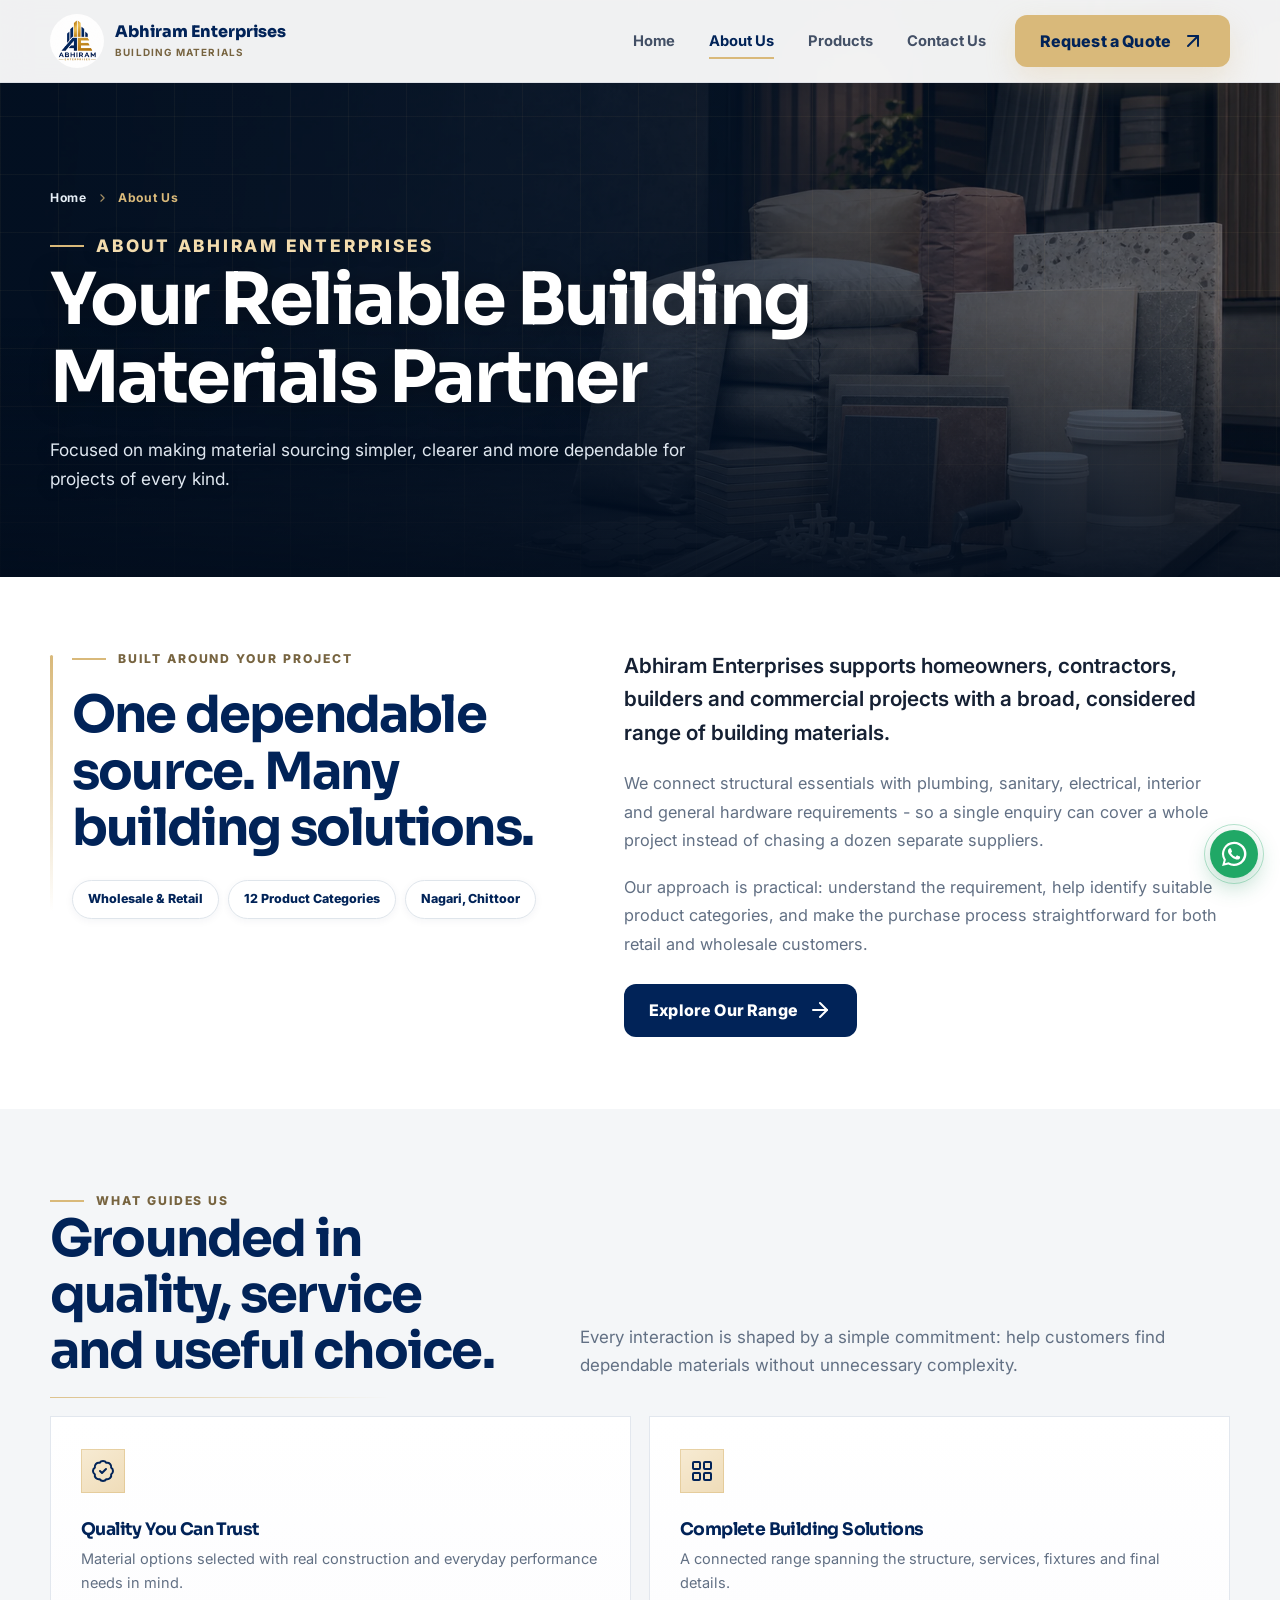
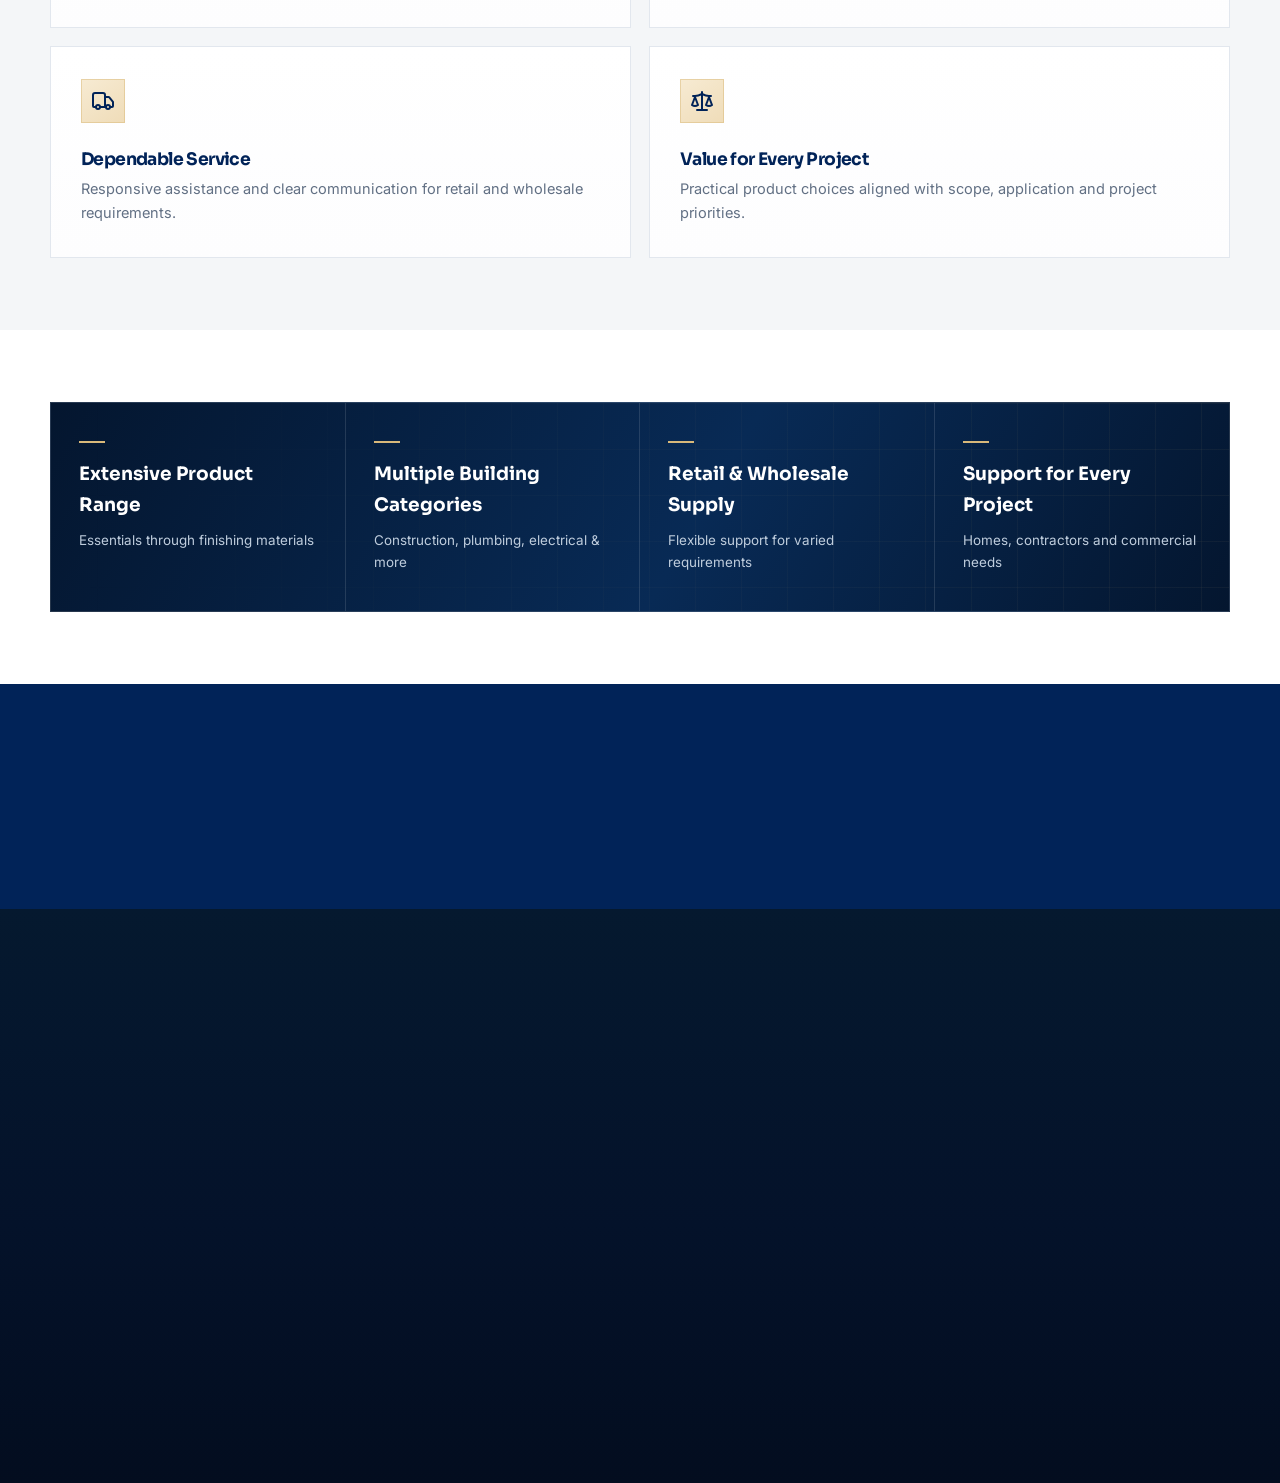
<file: public/about.html>
<!doctype html>
<html lang="en">
<head><meta charset="UTF-8"><meta name="viewport" content="width=device-width,initial-scale=1"><title>About Us | Abhiram Enterprises Building Materials</title><meta name="description" content="Abhiram Enterprises supplies homeowners, contractors and builders across Chittoor with a complete, quality range of building materials - wholesale and retail."><meta name="theme-color" content="#012358"><link rel="icon" href="/favicon.ico" sizes="any"><link rel="icon" type="image/png" sizes="192x192" href="assets/favicons/android-chrome-192x192.png"><link rel="icon" type="image/png" sizes="96x96" href="assets/favicons/favicon-96x96.png"><link rel="icon" type="image/png" sizes="48x48" href="assets/favicons/favicon-48x48.png"><link rel="icon" type="image/png" sizes="32x32" href="assets/favicons/favicon-32x32.png"><link rel="icon" type="image/png" sizes="16x16" href="assets/favicons/favicon-16x16.png"><link rel="apple-touch-icon" sizes="180x180" href="assets/favicons/apple-touch-icon.png"><link rel="manifest" href="assets/favicons/site.webmanifest"><link rel="preconnect" href="https://fonts.googleapis.com"><link rel="preconnect" href="https://fonts.gstatic.com" crossorigin><link href="https://fonts.googleapis.com/css2?family=Inter:wght@400;500;600;700;800&amp;family=Sora:wght@600;700;800&amp;display=swap" rel="stylesheet"><link rel="stylesheet" href="style.css"><script defer src="icons.js"></script><script defer src="script.js"></script><noscript><style>body{opacity:1}</style></noscript><!-- SEO:START --><link rel="canonical" href="https://www.abhiramenterprises.com/about.html"><meta name="robots" content="index,follow,max-image-preview:large,max-snippet:-1,max-video-preview:-1"><meta name="author" content="Abhiram Enterprises"><meta name="keywords" content="building materials, cement, TMT steel, PVC pipes, sanitaryware, electrical, LED lights, hardware, Nagari, Chittoor, Andhra Pradesh, wholesale, retail"><meta property="og:type" content="website"><meta property="og:site_name" content="Abhiram Enterprises"><meta property="og:locale" content="en_IN"><meta property="og:title" content="About Abhiram Enterprises - Your Reliable Building Materials Partner"><meta property="og:description" content="Abhiram Enterprises supplies homeowners, contractors and builders across Chittoor with a complete, quality range of building materials - wholesale and retail."><meta property="og:url" content="https://www.abhiramenterprises.com/about.html"><meta property="og:image" content="https://www.abhiramenterprises.com/assets/og-image.png"><meta property="og:image:secure_url" content="https://www.abhiramenterprises.com/assets/og-image.png"><meta property="og:image:type" content="image/png"><meta property="og:image:width" content="1200"><meta property="og:image:height" content="630"><meta property="og:image:alt" content="Abhiram Enterprises - Everything Your Build Needs. One Trusted Partner."><meta name="twitter:card" content="summary_large_image"><meta name="twitter:title" content="About Abhiram Enterprises - Your Reliable Building Materials Partner"><meta name="twitter:description" content="Abhiram Enterprises supplies homeowners, contractors and builders across Chittoor with a complete, quality range of building materials - wholesale and retail."><meta name="twitter:image" content="https://www.abhiramenterprises.com/assets/og-image.png"><meta name="twitter:image:alt" content="Abhiram Enterprises - Everything Your Build Needs. One Trusted Partner."><script type="application/ld+json">{"@context":"https://schema.org","@graph":[{"@type":"BreadcrumbList","itemListElement":[{"@type":"ListItem","position":1,"name":"Home","item":"https://www.abhiramenterprises.com/"},{"@type":"ListItem","position":2,"name":"About Us","item":"https://www.abhiramenterprises.com/about.html"}]},{"@type":"AboutPage","name":"About Abhiram Enterprises","description":"How Abhiram Enterprises supports homeowners, contractors, builders and commercial projects with a complete range of building materials.","url":"https://www.abhiramenterprises.com/about.html","isPartOf":{"@id":"https://www.abhiramenterprises.com/#website"},"about":{"@id":"https://www.abhiramenterprises.com/#store"}}]}</script><!-- SEO:END --></head>
<body><a class="skip-link" href="#main-content">Skip to main content</a><header class="site-header" id="site-header"></header><main id="main-content">
<section class="page-hero" style="--hero:url('assets/hero/hero-05.webp')" aria-labelledby="page-title"><div class="container"><nav class="crumb" aria-label="Breadcrumb"><a href="index.html">Home</a><i data-lucide="chevron-right" aria-hidden="true"></i><span aria-current="page">About Us</span></nav><p class="eyebrow light">About Abhiram Enterprises</p><h1 id="page-title">Your Reliable Building Materials Partner</h1><p>Focused on making material sourcing simpler, clearer and more dependable for projects of every kind.</p></div></section>
<section class="section"><div class="container ae-story"><div class="ae-story-head reveal"><p class="eyebrow">Built Around Your Project</p><h2>One dependable source. Many building solutions.</h2><ul class="ae-story-tags"><li>Wholesale &amp; Retail</li><li>12 Product Categories</li><li>Nagari, Chittoor</li></ul></div><div class="ae-story-body reveal"><p class="lead">Abhiram Enterprises supports homeowners, contractors, builders and commercial projects with a broad, considered range of building materials.</p><p>We connect structural essentials with plumbing, sanitary, electrical, interior and general hardware requirements - so a single enquiry can cover a whole project instead of chasing a dozen separate suppliers.</p><p>Our approach is practical: understand the requirement, help identify suitable product categories, and make the purchase process straightforward for both retail and wholesale customers.</p><a class="btn btn-navy" href="products.html">Explore Our Range <i data-lucide="arrow-right"></i></a></div></div></section>
<section class="section section-soft"><div class="container"><div class="section-head reveal"><div><p class="eyebrow">What Guides Us</p><h2 class="section-title">Grounded in quality, service and useful choice.</h2></div><p class="section-copy">Every interaction is shaped by a simple commitment: help customers find dependable materials without unnecessary complexity.</p></div><div class="value-grid reveal-stagger"><article class="value-card"><i data-lucide="badge-check" aria-hidden="true"></i><h3>Quality You Can Trust</h3><p>Material options selected with real construction and everyday performance needs in mind.</p></article><article class="value-card"><i data-lucide="layout-grid" aria-hidden="true"></i><h3>Complete Building Solutions</h3><p>A connected range spanning the structure, services, fixtures and final details.</p></article><article class="value-card"><i data-lucide="truck" aria-hidden="true"></i><h3>Dependable Service</h3><p>Responsive assistance and clear communication for retail and wholesale requirements.</p></article><article class="value-card"><i data-lucide="scale" aria-hidden="true"></i><h3>Value for Every Project</h3><p>Practical product choices aligned with scope, application and project priorities.</p></article></div></div></section>
<section class="section"><div class="container"><div class="highlight-strip reveal-stagger" aria-label="Business highlights"><div class="highlight"><strong>Extensive Product Range</strong><span>Essentials through finishing materials</span></div><div class="highlight"><strong>Multiple Building Categories</strong><span>Construction, plumbing, electrical &amp; more</span></div><div class="highlight"><strong>Retail &amp; Wholesale Supply</strong><span>Flexible support for varied requirements</span></div><div class="highlight"><strong>Support for Every Project</strong><span>Homes, contractors and commercial needs</span></div></div></div></section>
<section class="cta-band"><div class="container cta-inner reveal"><div><p class="eyebrow light">Start a Conversation</p><h2>Let’s Build Better Together</h2><p>Share your requirements and let our team help with the right product categories.</p></div><a class="btn btn-primary" href="contact.html">Contact Us <i data-lucide="arrow-up-right"></i></a></div></section>
</main><footer class="site-footer" id="site-footer"></footer><div id="whatsapp-widget"></div></body></html>
</file>
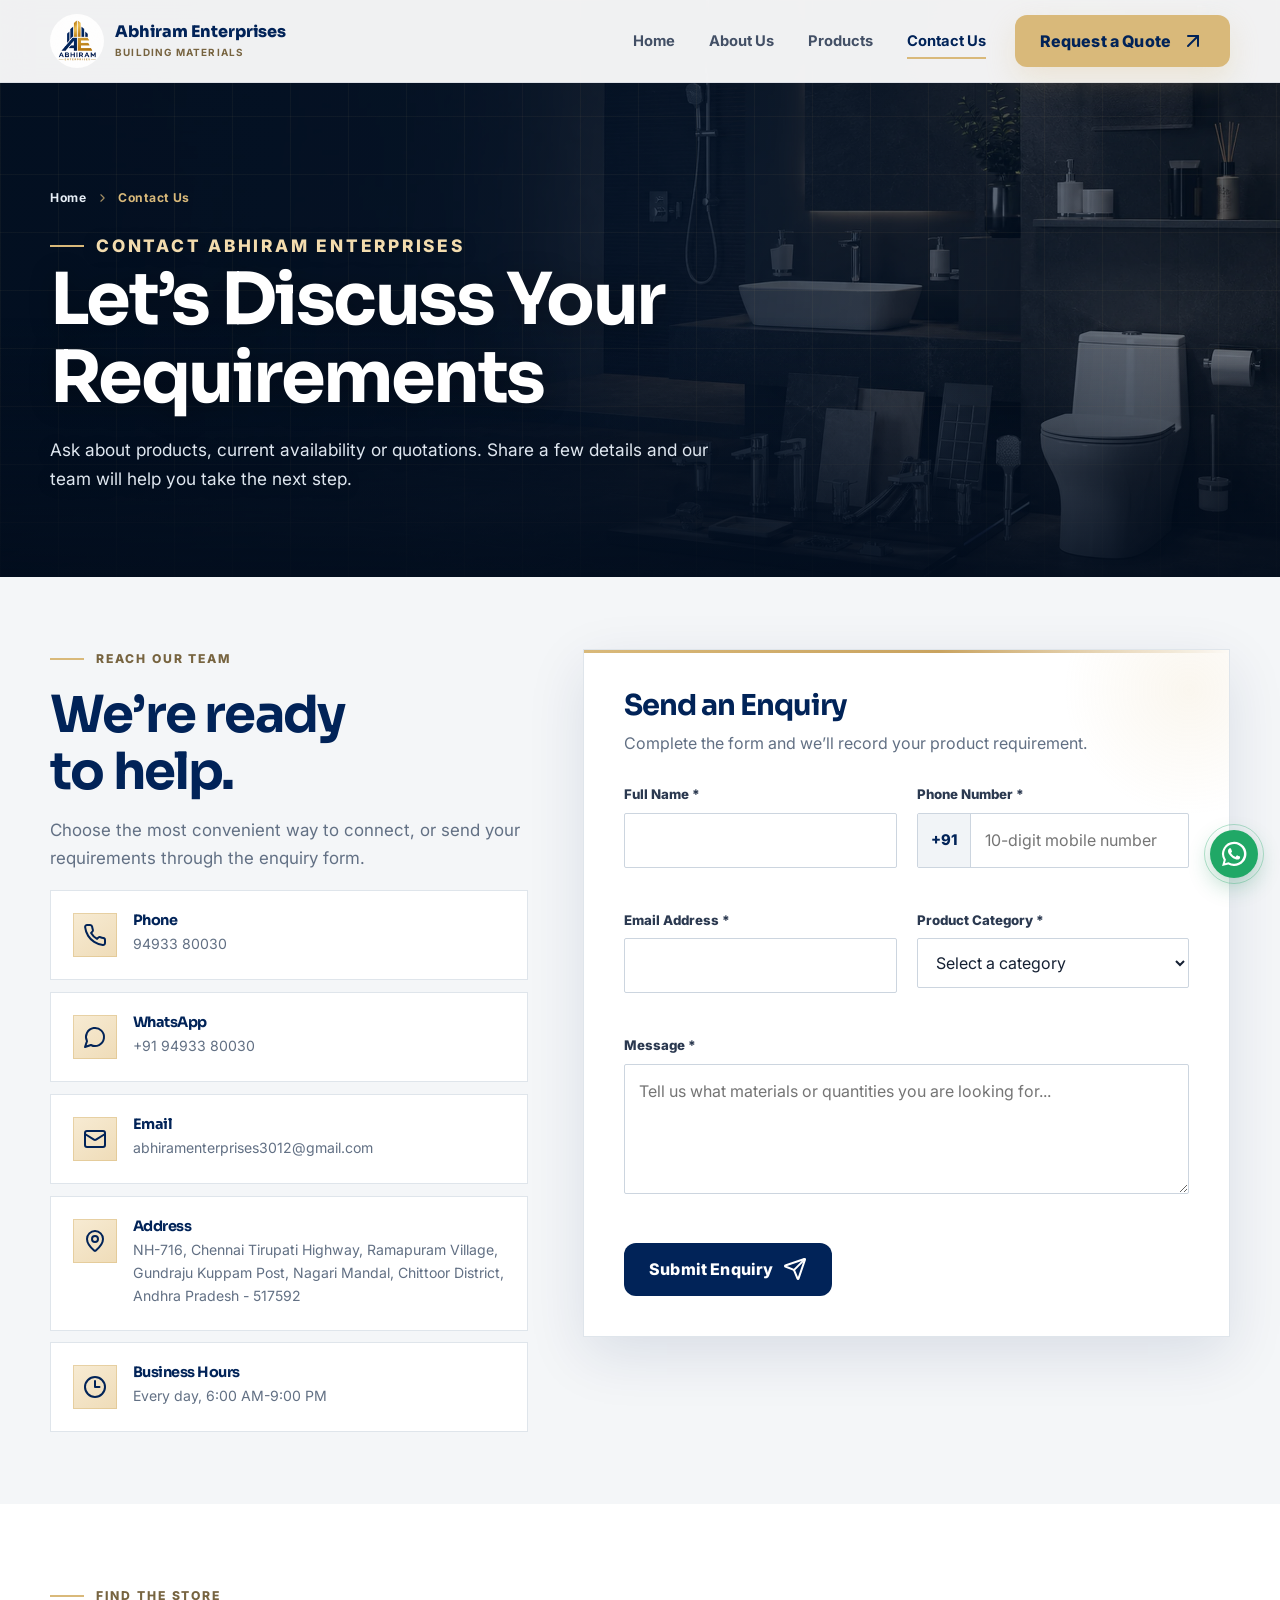
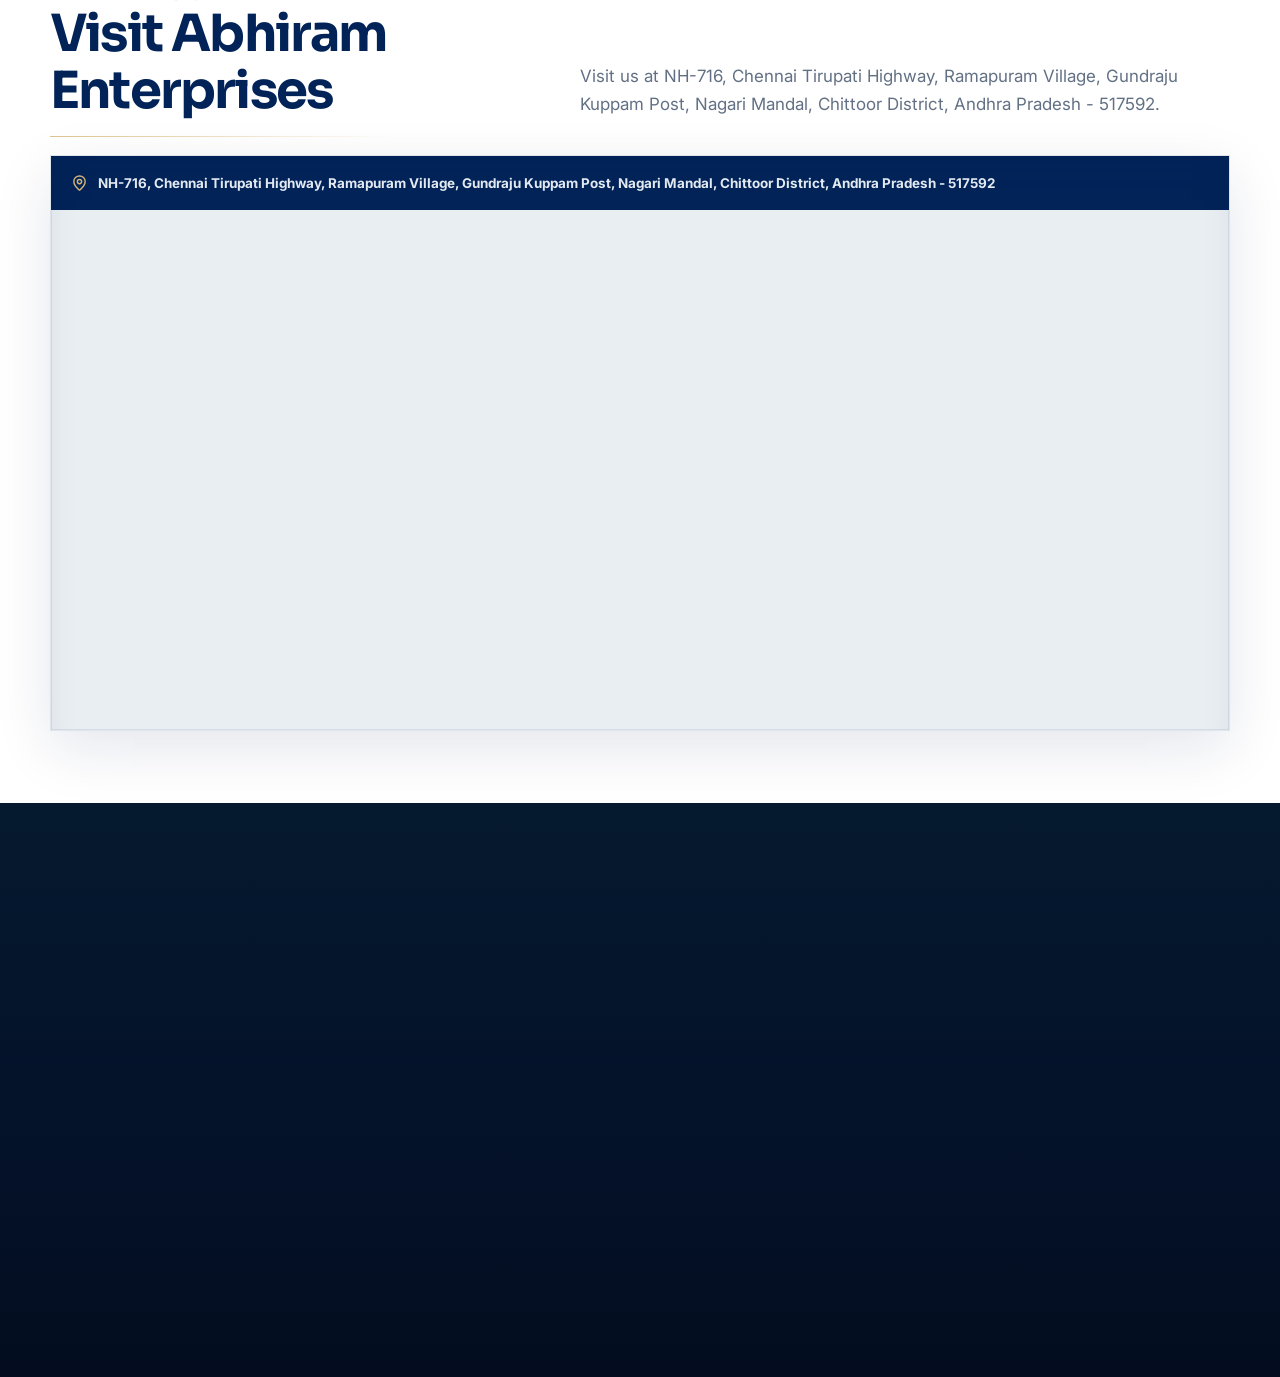
<file: public/contact.html>
<!doctype html>
<html lang="en">
<head><meta charset="UTF-8"><meta name="viewport" content="width=device-width,initial-scale=1"><title>Contact Us | Abhiram Enterprises, Nagari Chittoor</title><meta name="description" content="Call 94933 80030 or send an enquiry for material availability and quotations. Open every day, 6 AM to 9 PM in Nagari, Chittoor, Andhra Pradesh."><meta name="theme-color" content="#012358"><link rel="icon" href="/favicon.ico" sizes="any"><link rel="icon" type="image/png" sizes="192x192" href="assets/favicons/android-chrome-192x192.png"><link rel="icon" type="image/png" sizes="96x96" href="assets/favicons/favicon-96x96.png"><link rel="icon" type="image/png" sizes="48x48" href="assets/favicons/favicon-48x48.png"><link rel="icon" type="image/png" sizes="32x32" href="assets/favicons/favicon-32x32.png"><link rel="icon" type="image/png" sizes="16x16" href="assets/favicons/favicon-16x16.png"><link rel="apple-touch-icon" sizes="180x180" href="assets/favicons/apple-touch-icon.png"><link rel="manifest" href="assets/favicons/site.webmanifest"><link rel="preconnect" href="https://fonts.googleapis.com"><link rel="preconnect" href="https://fonts.gstatic.com" crossorigin><link href="https://fonts.googleapis.com/css2?family=Inter:wght@400;500;600;700;800&amp;family=Sora:wght@600;700;800&amp;display=swap" rel="stylesheet"><link rel="stylesheet" href="style.css"><script defer src="icons.js"></script><script defer src="script.js"></script><noscript><style>body{opacity:1}</style></noscript><!-- SEO:START --><link rel="canonical" href="https://www.abhiramenterprises.com/contact.html"><meta name="robots" content="index,follow,max-image-preview:large,max-snippet:-1,max-video-preview:-1"><meta name="author" content="Abhiram Enterprises"><meta name="keywords" content="building materials, cement, TMT steel, PVC pipes, sanitaryware, electrical, LED lights, hardware, Nagari, Chittoor, Andhra Pradesh, wholesale, retail"><meta property="og:type" content="website"><meta property="og:site_name" content="Abhiram Enterprises"><meta property="og:locale" content="en_IN"><meta property="og:title" content="Contact Abhiram Enterprises - Let’s Discuss Your Requirements"><meta property="og:description" content="Call 94933 80030 or send an enquiry for material availability and quotations. Open every day, 6 AM to 9 PM in Nagari, Chittoor, Andhra Pradesh."><meta property="og:url" content="https://www.abhiramenterprises.com/contact.html"><meta property="og:image" content="https://www.abhiramenterprises.com/assets/og-image.png"><meta property="og:image:secure_url" content="https://www.abhiramenterprises.com/assets/og-image.png"><meta property="og:image:type" content="image/png"><meta property="og:image:width" content="1200"><meta property="og:image:height" content="630"><meta property="og:image:alt" content="Abhiram Enterprises - Everything Your Build Needs. One Trusted Partner."><meta name="twitter:card" content="summary_large_image"><meta name="twitter:title" content="Contact Abhiram Enterprises - Let’s Discuss Your Requirements"><meta name="twitter:description" content="Call 94933 80030 or send an enquiry for material availability and quotations. Open every day, 6 AM to 9 PM in Nagari, Chittoor, Andhra Pradesh."><meta name="twitter:image" content="https://www.abhiramenterprises.com/assets/og-image.png"><meta name="twitter:image:alt" content="Abhiram Enterprises - Everything Your Build Needs. One Trusted Partner."><script type="application/ld+json">{"@context":"https://schema.org","@graph":[{"@type":"BreadcrumbList","itemListElement":[{"@type":"ListItem","position":1,"name":"Home","item":"https://www.abhiramenterprises.com/"},{"@type":"ListItem","position":2,"name":"Contact Us","item":"https://www.abhiramenterprises.com/contact.html"}]},{"@type":"ContactPage","name":"Contact Abhiram Enterprises","description":"Phone, WhatsApp, email, address, business hours and enquiry form for Abhiram Enterprises in Nagari, Chittoor.","url":"https://www.abhiramenterprises.com/contact.html","isPartOf":{"@id":"https://www.abhiramenterprises.com/#website"},"about":{"@id":"https://www.abhiramenterprises.com/#store"}}]}</script><!-- SEO:END --></head>
<body><a class="skip-link" href="#main-content">Skip to main content</a><header class="site-header" id="site-header"></header><main id="main-content">
<section class="page-hero" style="--hero:url('assets/hero/hero-08.webp')" aria-labelledby="page-title"><div class="container"><nav class="crumb" aria-label="Breadcrumb"><a href="index.html">Home</a><i data-lucide="chevron-right" aria-hidden="true"></i><span aria-current="page">Contact Us</span></nav><p class="eyebrow light">Contact Abhiram Enterprises</p><h1 id="page-title">Let’s Discuss Your Requirements</h1><p>Ask about products, current availability or quotations. Share a few details and our team will help you take the next step.</p></div></section>
<section class="section section-soft"><div class="container contact-grid"><div class="reveal"><p class="eyebrow">Reach Our Team</p><h2 class="section-title">We’re ready to help.</h2><p class="section-copy">Choose the most convenient way to connect, or send your requirements through the enquiry form.</p><div class="contact-cards reveal-stagger"><!-- OWNER: Replace all five contact placeholders below with verified business details. --><article class="contact-card"><span class="icon"><i data-lucide="phone"></i></span><div><h3>Phone</h3><p><a href="tel:+919493380030">94933 80030</a></p></div></article><article class="contact-card"><span class="icon"><i data-lucide="message-circle"></i></span><div><h3>WhatsApp</h3><p><a href="https://wa.me/919493380030" target="_blank" rel="noopener">+91 94933 80030</a></p></div></article><article class="contact-card"><span class="icon"><i data-lucide="mail"></i></span><div><h3>Email</h3><p><a href="mailto:abhiramenterprises3012@gmail.com">abhiramenterprises3012@gmail.com</a></p></div></article><article class="contact-card"><span class="icon"><i data-lucide="map-pin"></i></span><div><h3>Address</h3><p>NH-716, Chennai Tirupati Highway, Ramapuram Village, Gundraju Kuppam Post, Nagari Mandal, Chittoor District, Andhra Pradesh - 517592</p></div></article><article class="contact-card"><span class="icon"><i data-lucide="clock-3"></i></span><div><h3>Business Hours</h3><p>Every day, 6:00 AM-9:00 PM</p></div></article></div></div>
<div class="form-shell reveal"><h2>Send an Enquiry</h2><p>Complete the form and we’ll record your product requirement.</p><form id="enquiry-form" action="https://api.web3forms.com/submit" method="POST" novalidate><!-- Web3Forms delivers submissions to the business email. OWNER: this access key is tied to abhiramenterprises3012@gmail.com. --><input type="hidden" name="access_key" value="1a76f20c-2876-4f45-90ae-0caa5831438b"><input type="hidden" name="subject" value="New enquiry from Abhiram Enterprises website"><input type="hidden" name="from_name" value="Abhiram Enterprises Website"><input type="checkbox" name="botcheck" class="hp-field" tabindex="-1" autocomplete="off" aria-hidden="true"><div class="form-grid"><div class="field"><label for="name">Full Name <span aria-hidden="true">*</span></label><input id="name" name="name" type="text" autocomplete="name" required aria-describedby="name-error"><p class="error" id="name-error" aria-live="polite"></p></div><div class="field"><label for="phone">Phone Number <span aria-hidden="true">*</span></label><div class="phone-input"><span class="phone-code" aria-hidden="true">+91</span><input id="phone" name="phone" type="tel" inputmode="numeric" maxlength="10" pattern="[6-9][0-9]{9}" autocomplete="tel-national" required aria-describedby="phone-error" placeholder="10-digit mobile number"></div><p class="error" id="phone-error" aria-live="polite"></p></div><div class="field"><label for="email">Email Address <span aria-hidden="true">*</span></label><input id="email" name="email" type="email" autocomplete="email" required aria-describedby="email-error"><p class="error" id="email-error" aria-live="polite"></p></div><div class="field"><label for="category">Product Category <span aria-hidden="true">*</span></label><select id="category" name="category" required aria-describedby="category-error"><option value="">Select a category</option><option>Cement</option><option>TMT Steel</option><option>PVC Pipes &amp; Fittings</option><option>CP Taps &amp; Wash Basins</option><option>Kitchen Sinks</option><option>Electrical Switches</option><option>LED Lights</option><option>Wires &amp; Cables</option><option>Curtain Rods</option><option>Door Hardware</option><option>Bathroom Accessories</option><option>General Hardware</option><option>Roofing Sheets</option><option>Steel Round Pipes</option><option>Square Hollow Pipes</option><option>Plumbing Items</option><option>Fans</option><option>Doors</option><option>UPVC Windows</option><option>Door Fittings</option><option>Multiple Categories</option></select><p class="error" id="category-error" aria-live="polite"></p></div><div class="field field-full"><label for="message">Message <span aria-hidden="true">*</span></label><textarea id="message" name="message" required aria-describedby="message-error" placeholder="Tell us what materials or quantities you are looking for..."></textarea><p class="error" id="message-error" aria-live="polite"></p></div><div class="field-full"><button class="btn btn-navy" type="submit">Submit Enquiry <i data-lucide="send"></i></button></div></div></form><section class="form-success" id="form-success" tabindex="-1" aria-live="polite" hidden><span class="success-icon"><i data-lucide="check"></i></span><h2>Enquiry Recorded</h2><p>Thank you! Your enquiry has been recorded. Our team will contact you shortly.</p></section></div></div></section>
<section class="section"><div class="container"><div class="section-head reveal"><div><p class="eyebrow">Find the Store</p><h2 class="section-title">Visit Abhiram Enterprises</h2></div><p class="section-copy">Visit us at NH-716, Chennai Tirupati Highway, Ramapuram Village, Gundraju Kuppam Post, Nagari Mandal, Chittoor District, Andhra Pradesh - 517592.</p></div><!-- Verified Google Maps embed supplied by the business owner. --><div class="map-embed reveal"><p class="map-note"><i data-lucide="map-pin"></i>NH-716, Chennai Tirupati Highway, Ramapuram Village, Gundraju Kuppam Post, Nagari Mandal, Chittoor District, Andhra Pradesh - 517592</p><iframe src="https://www.google.com/maps/embed?pb=!1m17!1m12!1m3!1d3881.8974044921765!2d79.57147597508313!3d13.356655086995277!2m3!1f0!2f0!3f0!3m2!1i1024!2i768!4f13.1!3m2!1m1!2s!5e0!3m2!1sen!2sin!4v1785125789300!5m2!1sen!2sin" width="600" height="450" style="border:0" allowfullscreen loading="lazy" referrerpolicy="strict-origin-when-cross-origin" title="Abhiram Enterprises location on Google Maps"></iframe></div></div></section>
</main><footer class="site-footer" id="site-footer"></footer><div id="whatsapp-widget"></div></body></html>
</file>
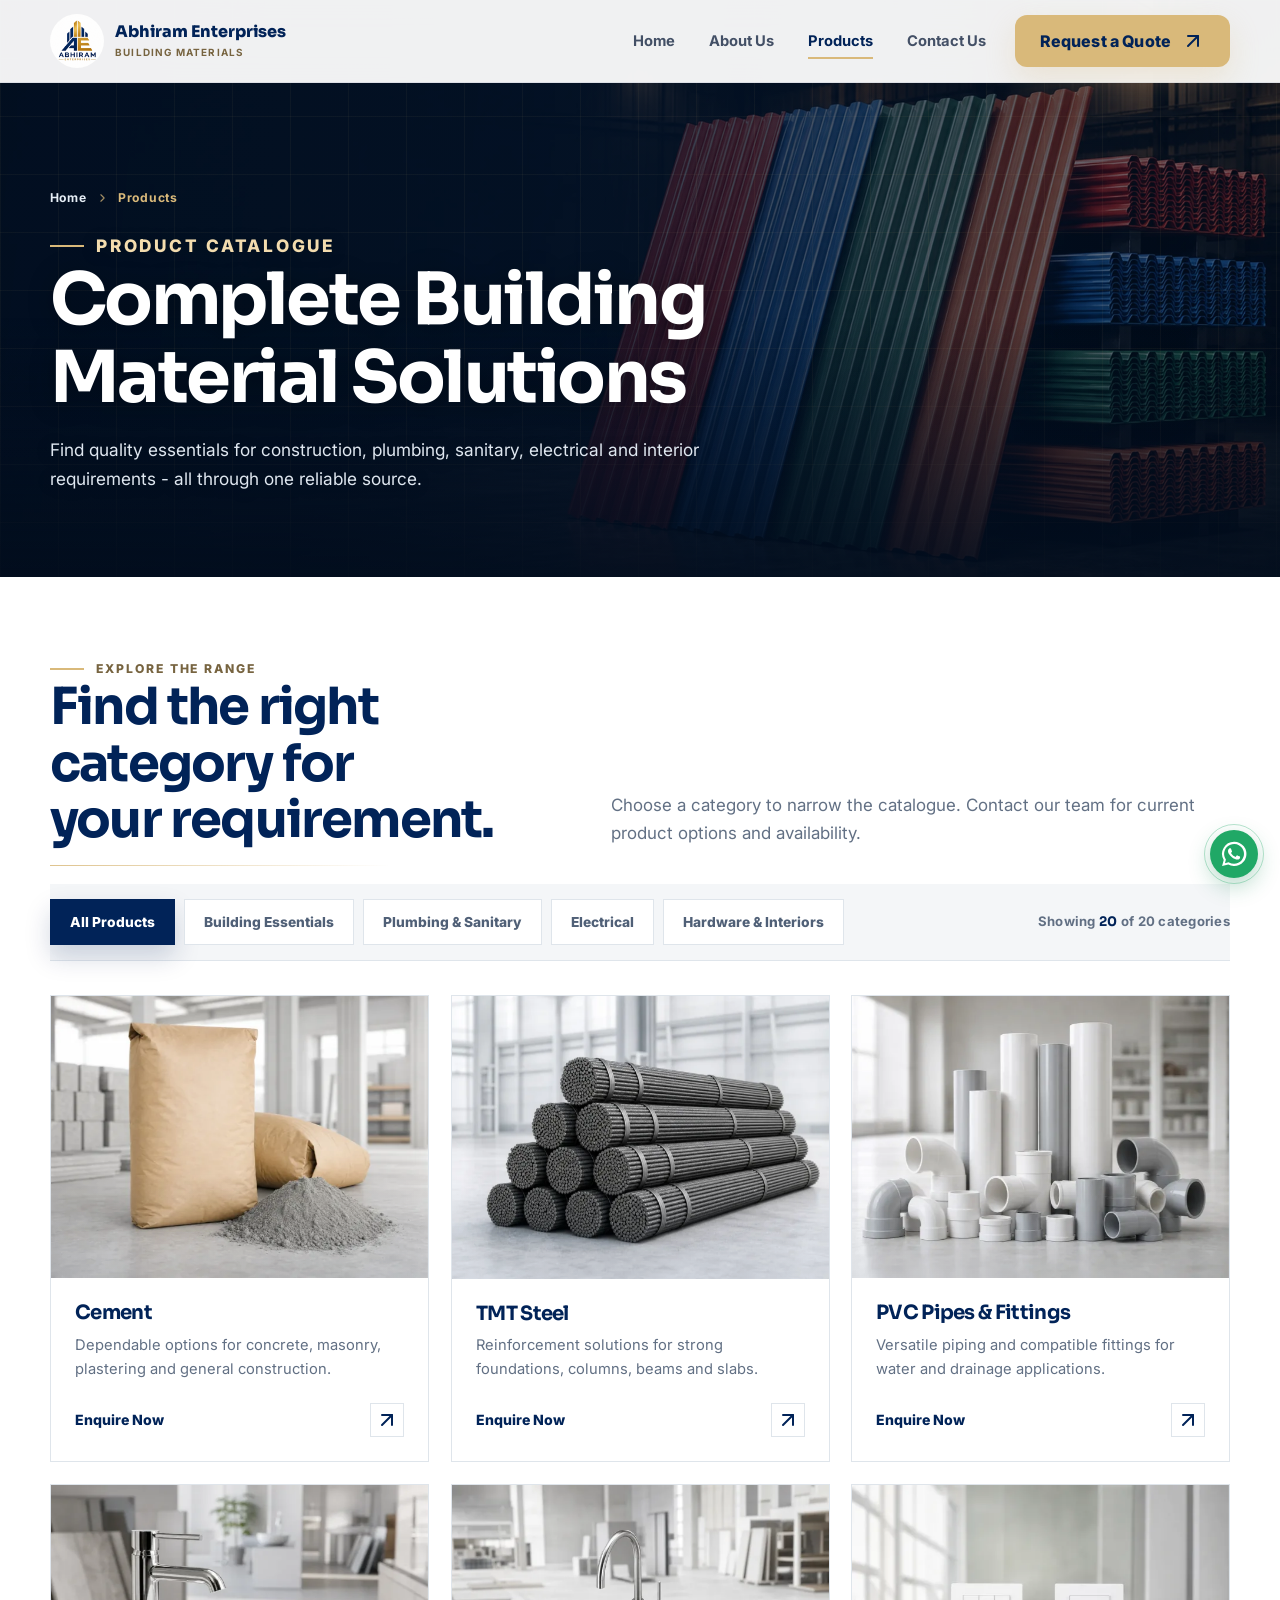
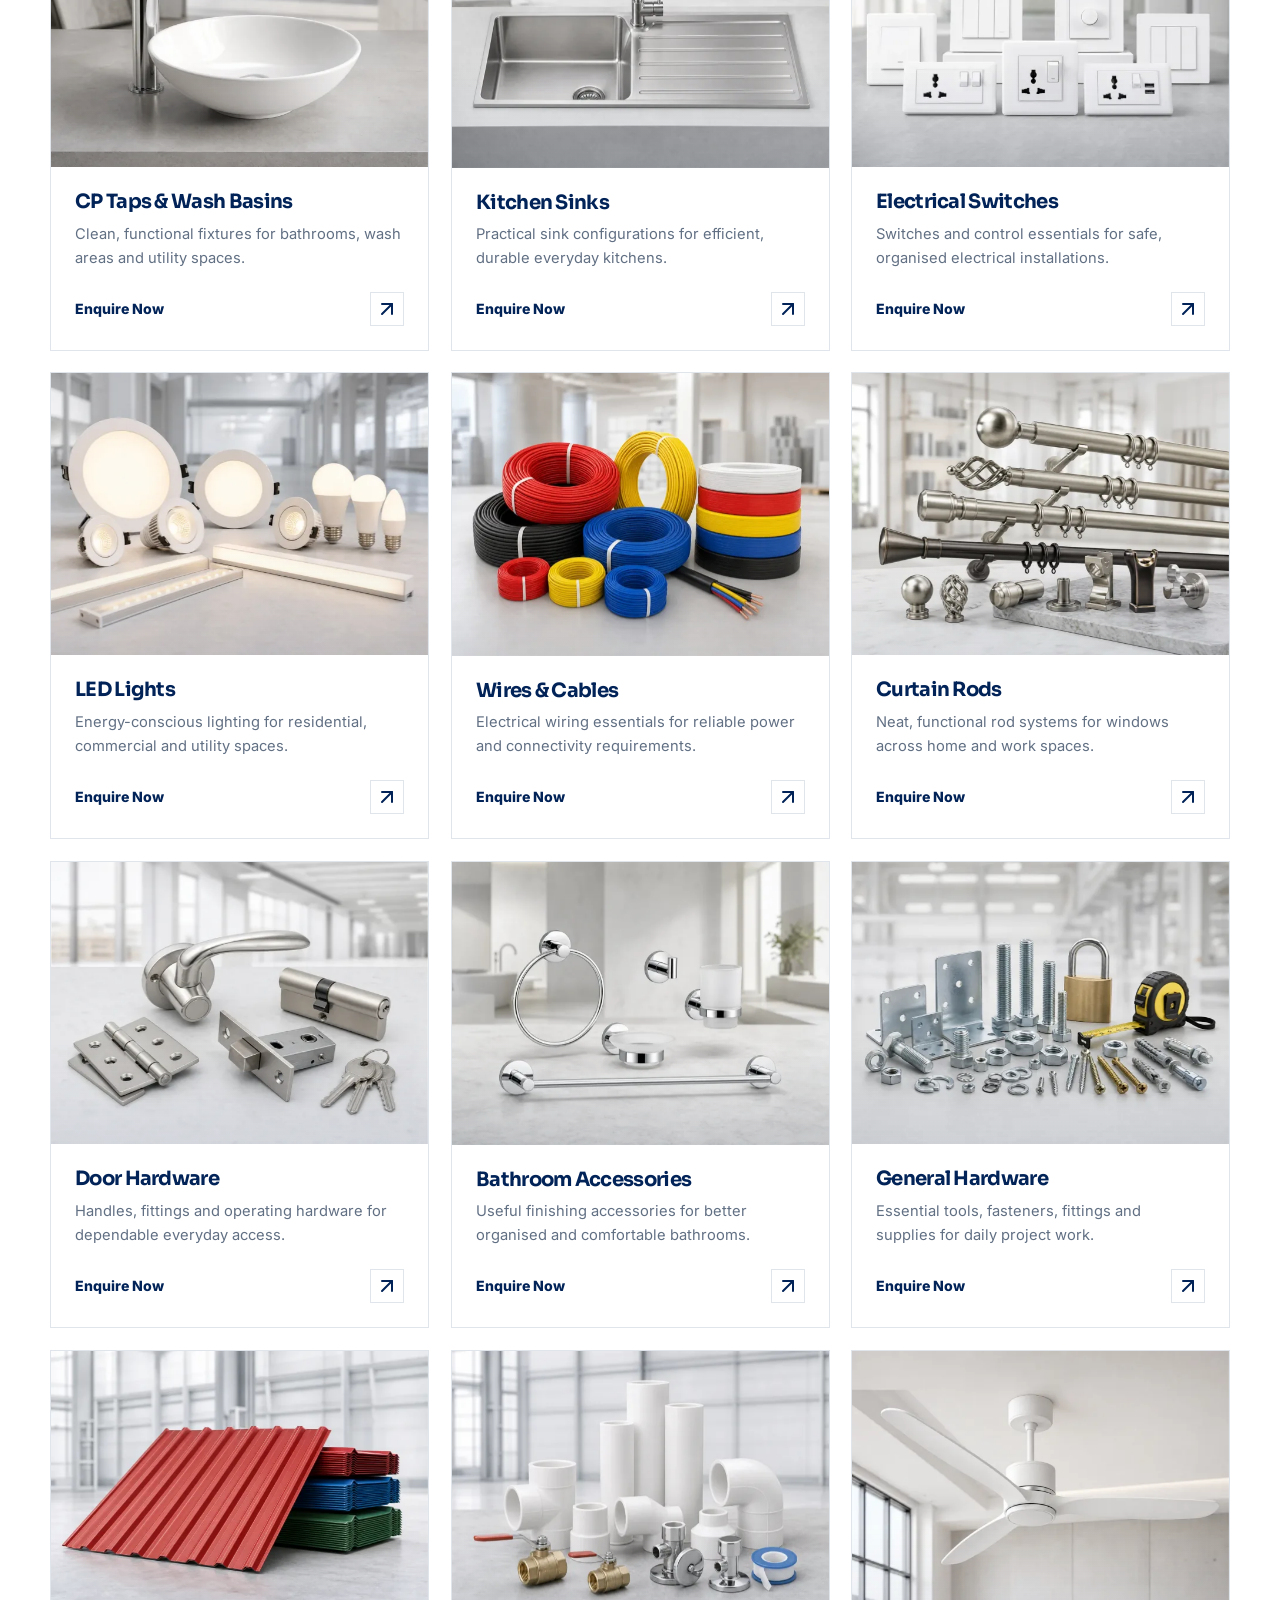
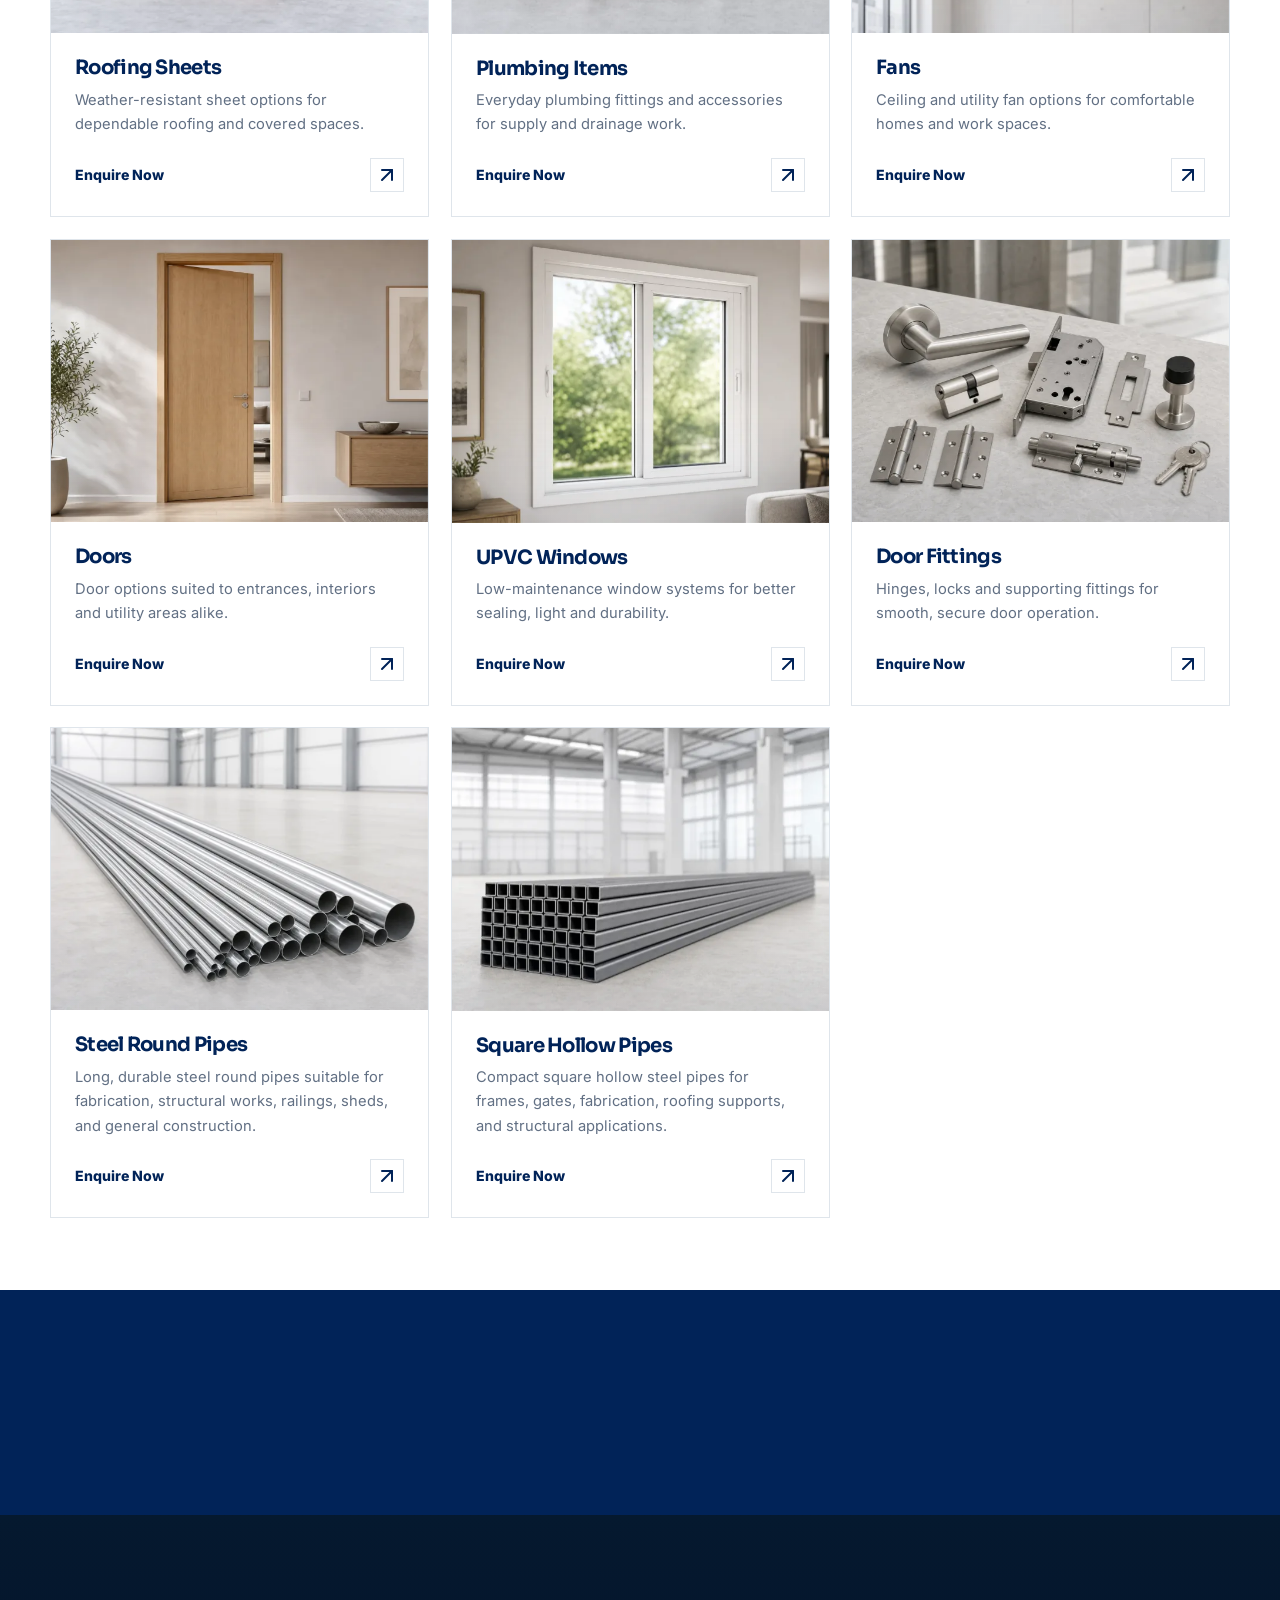
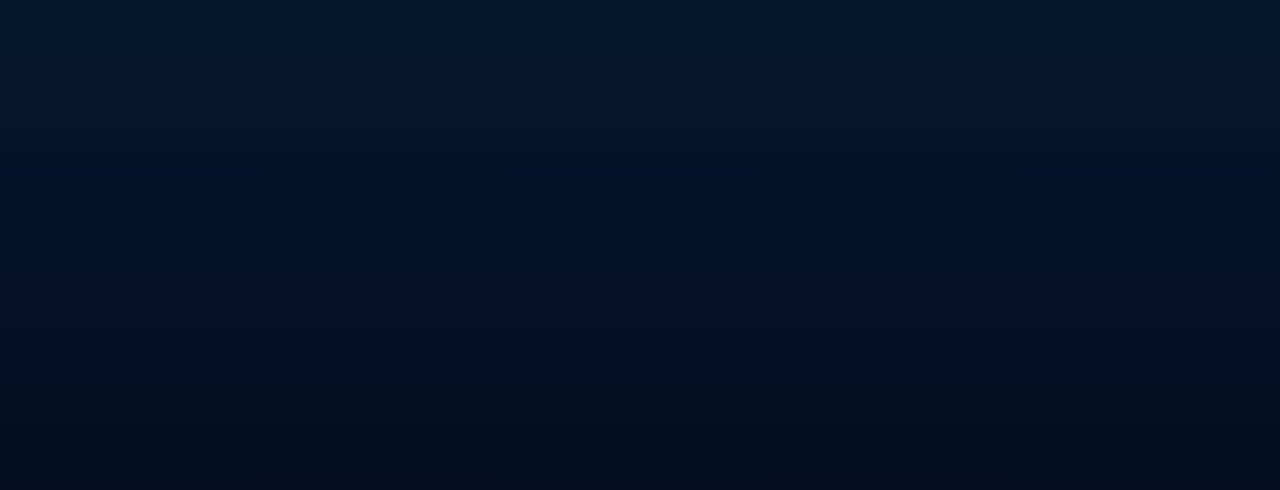
<file: public/products.html>
<!doctype html>
<html lang="en">
<head><meta charset="UTF-8"><meta name="viewport" content="width=device-width,initial-scale=1"><title>Products | Cement, Steel, Plumbing &amp; Electrical Materials</title><meta name="description" content="20 categories of building materials - cement, TMT steel, steel pipes, roofing sheets, PVC pipes, sanitaryware, switches, LED lights, UPVC windows and hardware."><meta name="theme-color" content="#012358"><link rel="icon" href="/favicon.ico" sizes="any"><link rel="icon" type="image/png" sizes="192x192" href="assets/favicons/android-chrome-192x192.png"><link rel="icon" type="image/png" sizes="96x96" href="assets/favicons/favicon-96x96.png"><link rel="icon" type="image/png" sizes="48x48" href="assets/favicons/favicon-48x48.png"><link rel="icon" type="image/png" sizes="32x32" href="assets/favicons/favicon-32x32.png"><link rel="icon" type="image/png" sizes="16x16" href="assets/favicons/favicon-16x16.png"><link rel="apple-touch-icon" sizes="180x180" href="assets/favicons/apple-touch-icon.png"><link rel="manifest" href="assets/favicons/site.webmanifest"><link rel="preconnect" href="https://fonts.googleapis.com"><link rel="preconnect" href="https://fonts.gstatic.com" crossorigin><link href="https://fonts.googleapis.com/css2?family=Inter:wght@400;500;600;700;800&amp;family=Sora:wght@600;700;800&amp;display=swap" rel="stylesheet"><link rel="stylesheet" href="style.css"><script defer src="icons.js"></script><script defer src="script.js"></script><noscript><style>body{opacity:1}</style></noscript><!-- SEO:START --><link rel="canonical" href="https://www.abhiramenterprises.com/products.html"><meta name="robots" content="index,follow,max-image-preview:large,max-snippet:-1,max-video-preview:-1"><meta name="author" content="Abhiram Enterprises"><meta name="keywords" content="building materials, cement, TMT steel, PVC pipes, sanitaryware, electrical, LED lights, hardware, Nagari, Chittoor, Andhra Pradesh, wholesale, retail"><meta property="og:type" content="website"><meta property="og:site_name" content="Abhiram Enterprises"><meta property="og:locale" content="en_IN"><meta property="og:title" content="Complete Building Material Solutions - Abhiram Enterprises"><meta property="og:description" content="20 categories of building materials - cement, TMT steel, steel pipes, roofing sheets, PVC pipes, sanitaryware, switches, LED lights, UPVC windows and hardware."><meta property="og:url" content="https://www.abhiramenterprises.com/products.html"><meta property="og:image" content="https://www.abhiramenterprises.com/assets/og-image.png"><meta property="og:image:secure_url" content="https://www.abhiramenterprises.com/assets/og-image.png"><meta property="og:image:type" content="image/png"><meta property="og:image:width" content="1200"><meta property="og:image:height" content="630"><meta property="og:image:alt" content="Abhiram Enterprises - Everything Your Build Needs. One Trusted Partner."><meta name="twitter:card" content="summary_large_image"><meta name="twitter:title" content="Complete Building Material Solutions - Abhiram Enterprises"><meta name="twitter:description" content="20 categories of building materials - cement, TMT steel, steel pipes, roofing sheets, PVC pipes, sanitaryware, switches, LED lights, UPVC windows and hardware."><meta name="twitter:image" content="https://www.abhiramenterprises.com/assets/og-image.png"><meta name="twitter:image:alt" content="Abhiram Enterprises - Everything Your Build Needs. One Trusted Partner."><script type="application/ld+json">{"@context":"https://schema.org","@graph":[{"@type":"BreadcrumbList","itemListElement":[{"@type":"ListItem","position":1,"name":"Home","item":"https://www.abhiramenterprises.com/"},{"@type":"ListItem","position":2,"name":"Products","item":"https://www.abhiramenterprises.com/products.html"}]},{"@type":"CollectionPage","name":"Building Material Products","description":"Twenty categories of building, plumbing, electrical, hardware and interior materials supplied wholesale and retail.","url":"https://www.abhiramenterprises.com/products.html","isPartOf":{"@id":"https://www.abhiramenterprises.com/#website"},"about":{"@id":"https://www.abhiramenterprises.com/#store"},"mainEntity":{"@type":"ItemList","numberOfItems":20,"itemListOrder":"https://schema.org/ItemListUnordered","itemListElement":[{"@type":"ListItem","position":1,"name":"Cement","url":"https://www.abhiramenterprises.com/products.html#building"},{"@type":"ListItem","position":2,"name":"TMT Steel","url":"https://www.abhiramenterprises.com/products.html#building"},{"@type":"ListItem","position":3,"name":"PVC Pipes & Fittings","url":"https://www.abhiramenterprises.com/products.html#building"},{"@type":"ListItem","position":4,"name":"Roofing Sheets","url":"https://www.abhiramenterprises.com/products.html#building"},{"@type":"ListItem","position":5,"name":"CP Taps & Wash Basins","url":"https://www.abhiramenterprises.com/products.html#plumbing"},{"@type":"ListItem","position":6,"name":"Kitchen Sinks","url":"https://www.abhiramenterprises.com/products.html#plumbing"},{"@type":"ListItem","position":7,"name":"Bathroom Accessories","url":"https://www.abhiramenterprises.com/products.html#plumbing"},{"@type":"ListItem","position":8,"name":"Plumbing Items","url":"https://www.abhiramenterprises.com/products.html#plumbing"},{"@type":"ListItem","position":9,"name":"Electrical Switches","url":"https://www.abhiramenterprises.com/products.html#electrical"},{"@type":"ListItem","position":10,"name":"LED Lights","url":"https://www.abhiramenterprises.com/products.html#electrical"},{"@type":"ListItem","position":11,"name":"Wires & Cables","url":"https://www.abhiramenterprises.com/products.html#electrical"},{"@type":"ListItem","position":12,"name":"Fans","url":"https://www.abhiramenterprises.com/products.html#electrical"},{"@type":"ListItem","position":13,"name":"Curtain Rods","url":"https://www.abhiramenterprises.com/products.html#hardware"},{"@type":"ListItem","position":14,"name":"Door Hardware","url":"https://www.abhiramenterprises.com/products.html#hardware"},{"@type":"ListItem","position":15,"name":"General Hardware","url":"https://www.abhiramenterprises.com/products.html#hardware"},{"@type":"ListItem","position":16,"name":"Doors","url":"https://www.abhiramenterprises.com/products.html#hardware"},{"@type":"ListItem","position":17,"name":"UPVC Windows","url":"https://www.abhiramenterprises.com/products.html#hardware"},{"@type":"ListItem","position":18,"name":"Door Fittings","url":"https://www.abhiramenterprises.com/products.html#hardware"},{"@type":"ListItem","position":19,"name":"Steel Round Pipes","url":"https://www.abhiramenterprises.com/products.html#building"},{"@type":"ListItem","position":20,"name":"Square Hollow Pipes","url":"https://www.abhiramenterprises.com/products.html#building"}]}}]}</script><!-- SEO:END --></head>
<body><a class="skip-link" href="#main-content">Skip to main content</a><header class="site-header" id="site-header"></header><main id="main-content">
<section class="page-hero" style="--hero:url('assets/hero/hero-01.webp')" aria-labelledby="page-title"><div class="container"><nav class="crumb" aria-label="Breadcrumb"><a href="index.html">Home</a><i data-lucide="chevron-right" aria-hidden="true"></i><span aria-current="page">Products</span></nav><p class="eyebrow light">Product Catalogue</p><h1 id="page-title">Complete Building Material Solutions</h1><p>Find quality essentials for construction, plumbing, sanitary, electrical and interior requirements - all through one reliable source.</p></div></section>
<section class="section"><div class="container"><div class="section-head reveal"><div><p class="eyebrow">Explore the Range</p><h2 class="section-title">Find the right category for your requirement.</h2></div><p class="section-copy">Choose a category to narrow the catalogue. Contact our team for current product options and availability.</p></div><div class="filter-bar"><div class="filters" role="group" aria-label="Filter products by category"><button class="filter-btn active" type="button" data-filter="all" aria-pressed="true">All Products</button><button class="filter-btn" type="button" data-filter="building" aria-pressed="false">Building Essentials</button><button class="filter-btn" type="button" data-filter="plumbing" aria-pressed="false">Plumbing &amp; Sanitary</button><button class="filter-btn" type="button" data-filter="electrical" aria-pressed="false">Electrical</button><button class="filter-btn" type="button" data-filter="hardware" aria-pressed="false">Hardware &amp; Interiors</button></div><p class="filter-count" data-filter-count aria-live="polite">Showing <b>20</b> of 20 categories</p></div><div class="product-grid" aria-live="polite">
<article class="product-card catalog-card reveal" data-category="building"><div class="product-image" data-tag="Building Essentials"><img srcset="assets/product-cement-640.webp 640w, assets/product-cement.webp 1200w" sizes="(max-width:640px) calc(100vw - 40px), (max-width:960px) calc(50vw - 40px), 380px" src="assets/product-cement.webp" alt="Cement products" loading="lazy" width="1200" height="900"></div><div class="product-body"><h3>Cement</h3><p>Dependable options for concrete, masonry, plastering and general construction.</p><a class="card-link" href="contact.html"><span>Enquire Now</span><span><i data-lucide="arrow-up-right"></i></span></a></div></article>
<article class="product-card catalog-card reveal" data-category="building"><div class="product-image" data-tag="Building Essentials"><img srcset="assets/product-tmt-steel-640.webp 640w, assets/product-tmt-steel.webp 1200w" sizes="(max-width:640px) calc(100vw - 40px), (max-width:960px) calc(50vw - 40px), 380px" src="assets/product-tmt-steel.webp" alt="TMT steel reinforcement bars" loading="lazy" width="1200" height="900"></div><div class="product-body"><h3>TMT Steel</h3><p>Reinforcement solutions for strong foundations, columns, beams and slabs.</p><a class="card-link" href="contact.html"><span>Enquire Now</span><span><i data-lucide="arrow-up-right"></i></span></a></div></article>
<article class="product-card catalog-card reveal" data-category="building"><div class="product-image" data-tag="Building Essentials"><img srcset="assets/product-pvc-640.webp 640w, assets/product-pvc.webp 1200w" sizes="(max-width:640px) calc(100vw - 40px), (max-width:960px) calc(50vw - 40px), 380px" src="assets/product-pvc.webp" alt="PVC pipes and fittings" loading="lazy" width="1200" height="900"></div><div class="product-body"><h3>PVC Pipes &amp; Fittings</h3><p>Versatile piping and compatible fittings for water and drainage applications.</p><a class="card-link" href="contact.html"><span>Enquire Now</span><span><i data-lucide="arrow-up-right"></i></span></a></div></article>
<article class="product-card catalog-card reveal" data-category="plumbing"><div class="product-image" data-tag="Plumbing & Sanitary"><img srcset="assets/product-taps-640.webp 640w, assets/product-taps.webp 1200w" sizes="(max-width:640px) calc(100vw - 40px), (max-width:960px) calc(50vw - 40px), 380px" src="assets/product-taps.webp" alt="CP taps and wash basin" loading="lazy" width="1200" height="900"></div><div class="product-body"><h3>CP Taps &amp; Wash Basins</h3><p>Clean, functional fixtures for bathrooms, wash areas and utility spaces.</p><a class="card-link" href="contact.html"><span>Enquire Now</span><span><i data-lucide="arrow-up-right"></i></span></a></div></article>
<article class="product-card catalog-card reveal" data-category="plumbing"><div class="product-image" data-tag="Plumbing & Sanitary"><img srcset="assets/product-sink-640.webp 640w, assets/product-sink.webp 1200w" sizes="(max-width:640px) calc(100vw - 40px), (max-width:960px) calc(50vw - 40px), 380px" src="assets/product-sink.webp" alt="Kitchen sink" loading="lazy" width="1200" height="900"></div><div class="product-body"><h3>Kitchen Sinks</h3><p>Practical sink configurations for efficient, durable everyday kitchens.</p><a class="card-link" href="contact.html"><span>Enquire Now</span><span><i data-lucide="arrow-up-right"></i></span></a></div></article>
<article class="product-card catalog-card reveal" data-category="electrical"><div class="product-image" data-tag="Electrical"><img srcset="assets/product-switches-640.webp 640w, assets/product-switches.webp 1200w" sizes="(max-width:640px) calc(100vw - 40px), (max-width:960px) calc(50vw - 40px), 380px" src="assets/product-switches.webp" alt="Electrical wall switches" loading="lazy" width="1200" height="900"></div><div class="product-body"><h3>Electrical Switches</h3><p>Switches and control essentials for safe, organised electrical installations.</p><a class="card-link" href="contact.html"><span>Enquire Now</span><span><i data-lucide="arrow-up-right"></i></span></a></div></article>
<article class="product-card catalog-card reveal" data-category="electrical"><div class="product-image" data-tag="Electrical"><img srcset="assets/product-led-640.webp 640w, assets/product-led.webp 1200w" sizes="(max-width:640px) calc(100vw - 40px), (max-width:960px) calc(50vw - 40px), 380px" src="assets/product-led.webp" alt="LED lighting products" loading="lazy" width="1200" height="900"></div><div class="product-body"><h3>LED Lights</h3><p>Energy-conscious lighting for residential, commercial and utility spaces.</p><a class="card-link" href="contact.html"><span>Enquire Now</span><span><i data-lucide="arrow-up-right"></i></span></a></div></article>
<article class="product-card catalog-card reveal" data-category="electrical"><div class="product-image" data-tag="Electrical"><img srcset="assets/product-wires-640.webp 640w, assets/product-wires.webp 1200w" sizes="(max-width:640px) calc(100vw - 40px), (max-width:960px) calc(50vw - 40px), 380px" src="assets/product-wires.webp" alt="Electrical wires and cables" loading="lazy" width="1200" height="900"></div><div class="product-body"><h3>Wires &amp; Cables</h3><p>Electrical wiring essentials for reliable power and connectivity requirements.</p><a class="card-link" href="contact.html"><span>Enquire Now</span><span><i data-lucide="arrow-up-right"></i></span></a></div></article>
<article class="product-card catalog-card reveal" data-category="hardware"><div class="product-image" data-tag="Hardware & Interiors"><img srcset="assets/product-curtain-rods-640.webp 640w, assets/product-curtain-rods.webp 1200w" sizes="(max-width:640px) calc(100vw - 40px), (max-width:960px) calc(50vw - 40px), 380px" src="assets/product-curtain-rods.webp" alt="Curtain rods and drapery hardware" loading="lazy" width="1200" height="900"></div><div class="product-body"><h3>Curtain Rods</h3><p>Neat, functional rod systems for windows across home and work spaces.</p><a class="card-link" href="contact.html"><span>Enquire Now</span><span><i data-lucide="arrow-up-right"></i></span></a></div></article>
<article class="product-card catalog-card reveal" data-category="hardware"><div class="product-image" data-tag="Hardware & Interiors"><img srcset="assets/product-door-hardware-640.webp 640w, assets/product-door-hardware.webp 1200w" sizes="(max-width:640px) calc(100vw - 40px), (max-width:960px) calc(50vw - 40px), 380px" src="assets/product-door-hardware.webp" alt="Door handle and hardware" loading="lazy" width="1200" height="900"></div><div class="product-body"><h3>Door Hardware</h3><p>Handles, fittings and operating hardware for dependable everyday access.</p><a class="card-link" href="contact.html"><span>Enquire Now</span><span><i data-lucide="arrow-up-right"></i></span></a></div></article>
<article class="product-card catalog-card reveal" data-category="plumbing"><div class="product-image" data-tag="Plumbing & Sanitary"><img srcset="assets/product-bathroom-640.webp 640w, assets/product-bathroom.webp 1200w" sizes="(max-width:640px) calc(100vw - 40px), (max-width:960px) calc(50vw - 40px), 380px" src="assets/product-bathroom.webp" alt="Bathroom accessories and fixtures" loading="lazy" width="1200" height="900"></div><div class="product-body"><h3>Bathroom Accessories</h3><p>Useful finishing accessories for better organised and comfortable bathrooms.</p><a class="card-link" href="contact.html"><span>Enquire Now</span><span><i data-lucide="arrow-up-right"></i></span></a></div></article>
<article class="product-card catalog-card reveal" data-category="hardware"><div class="product-image" data-tag="Hardware & Interiors"><img srcset="assets/product-hardware-640.webp 640w, assets/product-hardware.webp 1200w" sizes="(max-width:640px) calc(100vw - 40px), (max-width:960px) calc(50vw - 40px), 380px" src="assets/product-hardware.webp" alt="General hardware products and tools" loading="lazy" width="1200" height="900"></div><div class="product-body"><h3>General Hardware</h3><p>Essential tools, fasteners, fittings and supplies for daily project work.</p><a class="card-link" href="contact.html"><span>Enquire Now</span><span><i data-lucide="arrow-up-right"></i></span></a></div></article>
<article class="product-card catalog-card reveal" data-category="building"><div class="product-image" data-tag="Building Essentials"><img srcset="assets/product-roofing-sheets-640.webp 640w, assets/product-roofing-sheets.webp 1448w" sizes="(max-width:640px) calc(100vw - 40px), (max-width:960px) calc(50vw - 40px), 380px" src="assets/product-roofing-sheets.webp" alt="Colour-coated roofing sheets" loading="lazy" width="1200" height="900"></div><div class="product-body"><h3>Roofing Sheets</h3><p>Weather-resistant sheet options for dependable roofing and covered spaces.</p><a class="card-link" href="contact.html"><span>Enquire Now</span><span><i data-lucide="arrow-up-right"></i></span></a></div></article>
<article class="product-card catalog-card reveal" data-category="plumbing"><div class="product-image" data-tag="Plumbing & Sanitary"><img srcset="assets/product-plumbing-items-640.webp 640w, assets/product-plumbing-items.webp 1448w" sizes="(max-width:640px) calc(100vw - 40px), (max-width:960px) calc(50vw - 40px), 380px" src="assets/product-plumbing-items.webp" alt="Plumbing items and fittings" loading="lazy" width="1200" height="900"></div><div class="product-body"><h3>Plumbing Items</h3><p>Everyday plumbing fittings and accessories for supply and drainage work.</p><a class="card-link" href="contact.html"><span>Enquire Now</span><span><i data-lucide="arrow-up-right"></i></span></a></div></article>
<article class="product-card catalog-card reveal" data-category="electrical"><div class="product-image" data-tag="Electrical"><img srcset="assets/product-fans-640.webp 640w, assets/product-fans.webp 1448w" sizes="(max-width:640px) calc(100vw - 40px), (max-width:960px) calc(50vw - 40px), 380px" src="assets/product-fans.webp" alt="Ceiling fan" loading="lazy" width="1200" height="900"></div><div class="product-body"><h3>Fans</h3><p>Ceiling and utility fan options for comfortable homes and work spaces.</p><a class="card-link" href="contact.html"><span>Enquire Now</span><span><i data-lucide="arrow-up-right"></i></span></a></div></article>
<article class="product-card catalog-card reveal" data-category="hardware"><div class="product-image" data-tag="Hardware & Interiors"><img srcset="assets/product-doors-640.webp 640w, assets/product-doors.webp 1448w" sizes="(max-width:640px) calc(100vw - 40px), (max-width:960px) calc(50vw - 40px), 380px" src="assets/product-doors.webp" alt="Finished interior door" loading="lazy" width="1200" height="900"></div><div class="product-body"><h3>Doors</h3><p>Door options suited to entrances, interiors and utility areas alike.</p><a class="card-link" href="contact.html"><span>Enquire Now</span><span><i data-lucide="arrow-up-right"></i></span></a></div></article>
<article class="product-card catalog-card reveal" data-category="hardware"><div class="product-image" data-tag="Hardware & Interiors"><img srcset="assets/product-upvc-windows-640.webp 640w, assets/product-upvc-windows.webp 1448w" sizes="(max-width:640px) calc(100vw - 40px), (max-width:960px) calc(50vw - 40px), 380px" src="assets/product-upvc-windows.webp" alt="UPVC window frame with glazing" loading="lazy" width="1200" height="900"></div><div class="product-body"><h3>UPVC Windows</h3><p>Low-maintenance window systems for better sealing, light and durability.</p><a class="card-link" href="contact.html"><span>Enquire Now</span><span><i data-lucide="arrow-up-right"></i></span></a></div></article>
<article class="product-card catalog-card reveal" data-category="hardware"><div class="product-image" data-tag="Hardware & Interiors"><img srcset="assets/product-door-fittings-640.webp 640w, assets/product-door-fittings.webp 1448w" sizes="(max-width:640px) calc(100vw - 40px), (max-width:960px) calc(50vw - 40px), 380px" src="assets/product-door-fittings.webp" alt="Door fittings including hinges and locks" loading="lazy" width="1200" height="900"></div><div class="product-body"><h3>Door Fittings</h3><p>Hinges, locks and supporting fittings for smooth, secure door operation.</p><a class="card-link" href="contact.html"><span>Enquire Now</span><span><i data-lucide="arrow-up-right"></i></span></a></div></article>
<article class="product-card catalog-card reveal" data-category="building"><div class="product-image" data-tag="Building Essentials"><img srcset="assets/product-steel-pipes-640.webp 640w, assets/product-steel-pipes.webp 1448w" sizes="(max-width:640px) calc(100vw - 40px), (max-width:960px) calc(50vw - 40px), 380px" src="assets/product-steel-pipes.webp" alt="Steel round pipes in a range of diameters" loading="lazy" width="1448" height="1086"></div><div class="product-body"><h3>Steel Round Pipes</h3><p>Long, durable steel round pipes suitable for fabrication, structural works, railings, sheds, and general construction.</p><a class="card-link" href="contact.html?category=Steel%20Round%20Pipes"><span>Enquire Now</span><span><i data-lucide="arrow-up-right"></i></span></a></div></article>
<article class="product-card catalog-card reveal" data-category="building"><div class="product-image" data-tag="Building Essentials"><img srcset="assets/product-hollow-sections-640.webp 640w, assets/product-hollow-sections.webp 1448w" sizes="(max-width:640px) calc(100vw - 40px), (max-width:960px) calc(50vw - 40px), 380px" src="assets/product-hollow-sections.webp" alt="Square hollow steel sections stacked together" loading="lazy" width="1448" height="1086"></div><div class="product-body"><h3>Square Hollow Pipes</h3><p>Compact square hollow steel pipes for frames, gates, fabrication, roofing supports, and structural applications.</p><a class="card-link" href="contact.html?category=Square%20Hollow%20Pipes"><span>Enquire Now</span><span><i data-lucide="arrow-up-right"></i></span></a></div></article>
</div></div></section><section class="cta-band"><div class="container cta-inner reveal"><div><p class="eyebrow light">Product Assistance</p><h2>Can’t Find What You Need?</h2><p>Contact our team for product availability and assistance.</p></div><a class="btn btn-primary" href="contact.html">Request a Quote <i data-lucide="arrow-up-right"></i></a></div></section>
</main><footer class="site-footer" id="site-footer"></footer><div id="whatsapp-widget"></div></body></html>
</file>
<file: public/style.css>
/* Abhiram Enterprises - shared visual system */
:root{--navy:#012358;--navy-2:#06182f;--gold:#d9b97a;--bronze:#776440;--ink:#152033;--muted:#627084;--line:#dfe5eb;--soft:#f4f6f8;--white:#fff;--green:#1f9d62;--shadow:0 18px 55px rgba(1,35,88,.11);--radius:4px;--ease:cubic-bezier(.22,1,.36,1)}
*{box-sizing:border-box}html{scroll-behavior:smooth;scroll-padding-top:88px;overflow-x:clip}body{margin:0;width:100%;max-width:100%;overflow-x:clip;color:var(--ink);background:#fff;font-family:Inter,system-ui,sans-serif;line-height:1.65;-webkit-font-smoothing:antialiased;opacity:0;transition:opacity .35s ease}body.is-ready{opacity:1}body.is-leaving{opacity:0}img{display:block;max-width:100%}a{color:inherit;text-decoration:none}button,input,select,textarea{font:inherit}button{cursor:pointer}.container{width:min(1180px,calc(100% - 96px));margin-inline:auto}.section{padding:72px 0}.section-soft{background:var(--soft)}
.skip-link{position:fixed;left:12px;top:-100px;z-index:9999;background:var(--gold);color:var(--navy);padding:10px 16px;font-weight:800}.skip-link:focus{top:12px}.eyebrow{display:flex;align-items:center;gap:12px;margin:0 0 18px;color:var(--bronze);font-size:.76rem;font-weight:800;letter-spacing:.16em;text-transform:uppercase}.eyebrow:before{content:"";width:34px;height:2px;background:var(--gold)}.eyebrow.light{color:#f3dcae}.display,.section-title,h1,h2,h3{font-family:Sora,Inter,sans-serif;line-height:1.1;letter-spacing:-.035em}.section-title{max-width:720px;margin:0;font-size:clamp(2rem,4vw,3.45rem);color:var(--navy)}.section-copy{max-width:650px;color:var(--muted);font-size:1.06rem}.section-head{display:flex;justify-content:space-between;align-items:end;gap:30px;margin-bottom:36px}.section-head p{margin:10px 0 0}.btn{display:inline-flex;align-items:center;justify-content:center;gap:10px;min-height:50px;padding:12px 24px;border:1px solid transparent;border-radius:12px;font-weight:800;transition:transform .25s var(--ease),background .25s,color .25s,border-color .25s,box-shadow .25s}.btn:hover{transform:translateY(-2px)}.btn:focus-visible,.icon-btn:focus-visible,.filter-btn:focus-visible,.nav-link:focus-visible{outline:3px solid rgba(217,185,122,.62);outline-offset:3px}.btn-primary{background:var(--gold);color:var(--navy);box-shadow:0 12px 30px rgba(217,185,122,.24)}.btn-primary:hover{background:#e5c993}.btn-secondary{border-color:rgba(255,255,255,.55);color:#fff;background:rgba(255,255,255,.06);backdrop-filter:blur(8px)}.btn-secondary:hover{background:#fff;color:var(--navy)}.btn-navy{background:var(--navy);color:#fff}.btn-navy:hover{background:#082f68}.btn-ghost{border-color:var(--line);color:var(--navy);background:#fff}.button-row{display:flex;flex-wrap:wrap;gap:12px}
.site-header{position:fixed;inset:0 0 auto;z-index:100;background:rgba(255,255,255,.94);border-bottom:1px solid rgba(1,35,88,.08);backdrop-filter:blur(16px);transition:box-shadow .25s,transform .25s}.site-header.scrolled{box-shadow:0 10px 35px rgba(1,35,88,.08)}.nav-wrap{height:82px;display:flex;align-items:center;justify-content:space-between;gap:25px}.brand{display:flex;align-items:center;gap:11px;min-width:max-content}.brand img{width:54px;height:54px;object-fit:contain;border-radius:50%}.brand-text{font-family:Sora,sans-serif;font-weight:800;color:var(--navy);line-height:1.05}.brand-text small{display:block;margin-top:5px;font:700 .62rem Inter,sans-serif;letter-spacing:.12em;text-transform:uppercase;color:var(--bronze)}.desktop-nav{display:flex;align-items:center;gap:4px}.nav-link{position:relative;padding:12px 15px;color:#435066;font-weight:700;font-size:.92rem}.nav-link:after{content:"";position:absolute;left:15px;right:15px;bottom:6px;height:2px;background:var(--gold);transform:scaleX(0);transform-origin:right;transition:transform .3s var(--ease)}.nav-link:hover,.nav-link.active{color:var(--navy)}.nav-link:hover:after,.nav-link.active:after{transform:scaleX(1);transform-origin:left}.nav-quote{margin-left:10px}.menu-toggle{display:none;width:46px;height:46px;border:1px solid var(--line);background:#fff;color:var(--navy);align-items:center;justify-content:center}.mobile-nav{display:none}
.home-hero{position:relative;min-height:max(760px,100svh);display:flex;align-items:center;color:#fff;isolation:isolate;overflow:hidden;background:var(--navy-2)}.home-hero:before{content:"";position:absolute;inset:0;z-index:1;pointer-events:none;background:linear-gradient(90deg,rgba(2,16,35,.88) 0%,rgba(2,19,42,.66) 43%,rgba(2,19,42,.24) 100%)}.home-hero:after{content:"";position:absolute;z-index:1;inset:auto 0 0;height:210px;pointer-events:none;background:linear-gradient(transparent,rgba(2,16,35,.45))}.hero-carousel{position:absolute;inset:0;z-index:0;overflow:hidden;background:var(--navy-2)}.hero-slide{position:absolute;inset:0;width:100%;height:100%;margin:0;overflow:hidden;background:#0b1e37;opacity:0;visibility:hidden;transition:opacity 1s ease,visibility 1s ease}.hero-slide.active{opacity:1;visibility:visible}.hero-slide picture{display:block;width:100%;height:100%}.hero-slide img{width:100%;height:100%;max-width:none;object-fit:cover;object-position:center;filter:saturate(1.08) contrast(1.02) brightness(1.12);transform:scale(1.065);transition:transform 7.5s ease-out}.hero-slide.active img{transform:scale(1.015)}.hero-content{position:relative;z-index:2;padding:150px 0 145px}.hero-content.content-in{animation:heroContentIn .65s var(--ease) both}@keyframes heroContentIn{from{opacity:0;transform:translateY(18px)}to{opacity:1;transform:none}}.hero-title{margin:0 0 24px;font-size:clamp(3rem,6.5vw,5.8rem);max-width:900px;color:#fff;text-shadow:0 3px 28px rgba(0,0,0,.3)}.hero-copy{max-width:720px;margin:0 0 34px;color:#e5edf5;font-size:clamp(1rem,2vw,1.2rem);text-shadow:0 2px 18px rgba(0,0,0,.35)}.trust-row{display:flex;flex-wrap:wrap;gap:11px;margin-top:38px}.trust-chip{display:flex;align-items:center;gap:9px;padding:10px 16px;border:1px solid rgba(255,255,255,.22);border-radius:100px;background:rgba(5,21,44,.42);color:#f4f7fa;font-size:.84rem;font-weight:700;backdrop-filter:blur(10px);box-shadow:inset 0 1px 0 rgba(255,255,255,.08)}.trust-chip svg{color:var(--gold);width:17px}.hero-controls{position:absolute;z-index:3;left:50%;bottom:30px;transform:translateX(-50%);width:min(1180px,calc(100% - 96px));display:flex;align-items:center;gap:10px}.hero-control{width:42px;height:42px;flex:0 0 42px;display:grid;place-items:center;border:1px solid rgba(255,255,255,.3);background:rgba(4,22,47,.52);color:#fff;backdrop-filter:blur(10px);transition:background .2s,border-color .2s,transform .2s}.hero-control:hover{background:var(--gold);border-color:var(--gold);color:var(--navy);transform:translateY(-2px)}.hero-control:focus-visible,.hero-dot:focus-visible{outline:3px solid rgba(217,185,122,.75);outline-offset:3px}.hero-dots{display:flex;align-items:center;gap:7px;padding:0 7px}.hero-dot{width:8px;height:8px;padding:0;border:0;border-radius:50%;background:rgba(255,255,255,.45);transition:width .3s,background .3s,border-radius .3s}.hero-dot.active{width:28px;border-radius:8px;background:var(--gold)}.hero-counter{min-width:55px;color:#dce5ef;font-size:.76rem;letter-spacing:.12em}.hero-counter strong{color:#fff;font-size:.95rem}.hero-control svg{width:18px}.hero-scroll{position:absolute;z-index:2;right:4vw;bottom:38px;display:flex;gap:12px;align-items:center;color:#dce5ef;font-size:.75rem;letter-spacing:.14em;text-transform:uppercase;writing-mode:vertical-rl}.hero-scroll:after{content:"";height:70px;width:1px;background:linear-gradient(var(--gold),transparent)}
.product-grid{display:grid;grid-template-columns:repeat(3,1fr);gap:22px}.product-card{display:flex;flex-direction:column;min-width:0;background:#fff;border:1px solid var(--line);box-shadow:0 4px 0 rgba(1,35,88,0);transition:transform .35s var(--ease),box-shadow .35s,border-color .35s,opacity .25s}.product-card:hover{transform:translateY(-7px);box-shadow:var(--shadow);border-color:rgba(217,185,122,.8)}.product-image{position:relative;aspect-ratio:4/3;overflow:hidden;background:#eaf0f4}.product-image img{width:100%;height:100%;object-fit:cover;transition:transform .65s var(--ease)}.product-card:hover .product-image img{transform:scale(1.045)}.product-image:after{content:"";position:absolute;inset:auto 0 0;height:38%;background:linear-gradient(transparent,rgba(1,35,88,.08))}.product-body{display:flex;flex:1;flex-direction:column;padding:24px}.product-body h3{margin:0 0 9px;color:var(--navy);font-size:1.23rem}.product-body p{margin:0 0 21px;color:var(--muted);font-size:.92rem}.card-link{margin-top:auto;display:flex;align-items:center;justify-content:space-between;color:var(--navy);font-weight:800;font-size:.88rem}.card-link span:last-child{width:34px;height:34px;display:grid;place-items:center;border:1px solid var(--line);transition:background .25s,color .25s,transform .25s}.product-card:hover .card-link span:last-child{background:var(--navy);color:#fff;transform:translateX(3px)}
.ae-why-section{position:relative;overflow:hidden;background:linear-gradient(180deg,#f7f8fa 0%,#eef1f5 100%)}.ae-why-section:before{content:"";position:absolute;inset:0;background-image:linear-gradient(rgba(1,35,88,.035) 1px,transparent 1px),linear-gradient(90deg,rgba(1,35,88,.035) 1px,transparent 1px);background-size:48px 48px;mask-image:radial-gradient(80% 60% at 70% 0,#000,transparent 75%);pointer-events:none}.ae-why-section:after{content:"";position:absolute;right:-140px;top:-140px;width:420px;height:420px;border-radius:50%;background:radial-gradient(circle,rgba(217,185,122,.22),transparent 68%);pointer-events:none}.ae-why-section>.container{position:relative;z-index:1}
.feature-grid{display:grid;grid-template-columns:repeat(4,1fr);gap:20px;background:none;border:0}
.feature-card{position:relative;display:flex;flex-direction:column;overflow:hidden;padding:38px 30px 30px;background:linear-gradient(180deg,#fff 0%,#fdfdfe 100%);border:1px solid #e2e7ee;border-radius:2px;box-shadow:0 1px 2px rgba(1,35,88,.04);transition:transform .45s var(--ease),box-shadow .45s var(--ease),border-color .45s var(--ease)}
.feature-card:before{content:"";position:absolute;left:0;top:0;width:100%;height:3px;background:linear-gradient(90deg,var(--gold),#c9a35f);transform:scaleX(0);transform-origin:left;transition:transform .55s var(--ease)}
.feature-card:after{content:"";position:absolute;right:-60px;bottom:-60px;width:150px;height:150px;border-radius:50%;background:radial-gradient(circle,rgba(217,185,122,.16),transparent 70%);opacity:0;transition:opacity .5s var(--ease)}
.feature-card:hover{transform:translateY(-8px);border-color:rgba(217,185,122,.75);box-shadow:0 26px 60px rgba(1,35,88,.13)}.feature-card:hover:before{transform:scaleX(1)}.feature-card:hover:after{opacity:1}
.feature-index{position:absolute;right:22px;top:20px;color:#dbe1e9;font:800 .95rem/1 Sora,sans-serif;letter-spacing:.04em;transition:color .45s var(--ease)}.feature-card:hover .feature-index{color:var(--gold)}
.feature-icon{position:relative;width:58px;height:58px;display:grid;place-items:center;margin-bottom:26px;color:var(--navy);background:linear-gradient(145deg,#f7ebd3,#efdcb8);border:0;border-radius:2px;box-shadow:inset 0 0 0 1px rgba(217,185,122,.55),0 8px 18px rgba(217,185,122,.24);transition:transform .45s var(--ease),box-shadow .45s var(--ease),background .45s var(--ease)}
.feature-icon:before{content:"";position:absolute;left:0;top:0;bottom:0;width:3px;background:var(--gold)}
.feature-icon svg{width:25px;height:25px;transition:transform .45s var(--ease)}
.feature-card:hover .feature-icon{background:linear-gradient(145deg,var(--navy),#0a2f63);color:var(--gold);box-shadow:0 14px 30px rgba(1,35,88,.28)}.feature-card:hover .feature-icon svg{transform:scale(1.08)}
.feature-card h3{margin:0 0 11px;color:var(--navy);font-size:1.14rem;letter-spacing:-.02em}
.feature-card p{margin:0 0 22px;color:var(--muted);font-size:.91rem}
.feature-tag{margin-top:auto;display:inline-flex;align-items:center;gap:8px;padding-top:16px;border-top:1px solid #eaeef3;color:var(--bronze);font-size:.7rem;font-weight:800;letter-spacing:.11em;text-transform:uppercase}.feature-tag:before{content:"";width:14px;height:1px;background:var(--gold);transition:width .45s var(--ease)}.feature-card:hover .feature-tag:before{width:26px}.cta-band{position:relative;overflow:hidden;background:var(--navy);color:#fff;padding:56px 0}.cta-band:before{content:"";position:absolute;inset:0;background-image:linear-gradient(rgba(217,185,122,.09) 1px,transparent 1px),linear-gradient(90deg,rgba(217,185,122,.09) 1px,transparent 1px);background-size:44px 44px;mask-image:linear-gradient(90deg,transparent,#000)}.cta-inner{position:relative;display:flex;align-items:center;justify-content:space-between;gap:40px}.cta-inner h2{margin:0 0 10px;color:#fff;font-size:clamp(2rem,4vw,3.2rem)}.cta-inner p{margin:0;color:#dce5ef}
.page-hero{position:relative;min-height:min(560px,72vh);display:flex;align-items:end;padding:186px 0 84px;color:#fff;background:var(--navy-2);overflow:hidden;isolation:isolate}
.page-hero:before{content:"";position:absolute;inset:0;z-index:-2;background:linear-gradient(96deg,rgba(2,15,33,.96) 0%,rgba(2,19,42,.82) 46%,rgba(2,19,42,.5) 100%),var(--hero,url('assets/construction-hero.svg')) center/cover no-repeat;transform:scale(1.06);animation:aeHeroZoom 12s var(--ease) forwards}
@keyframes aeHeroZoom{to{transform:scale(1)}}
.page-hero:after{content:"";position:absolute;inset:0;z-index:-1;pointer-events:none;background:linear-gradient(transparent 55%,rgba(2,13,29,.85)),linear-gradient(rgba(217,185,122,.05) 1px,transparent 1px),linear-gradient(90deg,rgba(217,185,122,.05) 1px,transparent 1px);background-size:auto,58px 58px,58px 58px}
.page-hero>.container{position:relative}
.page-hero h1{font-size:clamp(2.6rem,5.6vw,4.7rem);max-width:880px;margin:0 0 18px;text-shadow:0 3px 26px rgba(0,0,0,.32)}
.page-hero p{max-width:670px;margin:0;color:#dfe7f0;font-size:1.08rem;text-shadow:0 2px 16px rgba(0,0,0,.3)}
.page-hero>.container>*{animation:aeHeroIn .75s var(--ease) both}
.page-hero>.container>:nth-child(1){animation-delay:.05s}.page-hero>.container>:nth-child(2){animation-delay:.16s}.page-hero>.container>:nth-child(3){animation-delay:.27s}.page-hero>.container>:nth-child(4){animation-delay:.38s}
@keyframes aeHeroIn{from{opacity:0;transform:translateY(22px)}to{opacity:1;transform:none}}
.crumb{display:flex;align-items:center;gap:9px;margin:0 0 22px;color:#b9c8d8;font-size:.76rem;font-weight:700;letter-spacing:.06em}
.crumb a{color:#e6eef6;transition:color .2s}.crumb a:hover{color:var(--gold)}
.crumb svg{width:13px;color:var(--gold);opacity:.75}
.crumb span[aria-current]{color:var(--gold)}.story-grid{display:grid;grid-template-columns:1.05fr .95fr;gap:70px;align-items:center}.story-visual{position:relative;isolation:isolate}
.story-visual img{width:100%;aspect-ratio:5/4;object-fit:cover;box-shadow:0 28px 70px rgba(1,35,88,.18);transition:transform .8s var(--ease)}
.story-visual:hover img{transform:scale(1.02)}
.story-visual:before{content:"";position:absolute;left:-16px;top:-16px;width:38%;height:38%;border-left:1px solid rgba(217,185,122,.85);border-top:1px solid rgba(217,185,122,.85);z-index:-1}
.story-visual:after{content:"";position:absolute;right:-18px;bottom:-18px;width:45%;height:45%;border-right:4px solid var(--gold);border-bottom:4px solid var(--gold);z-index:-1}
.story-copy h2{font-size:clamp(2rem,4vw,3.3rem);color:var(--navy);margin:0 0 22px}
.story-copy p{color:var(--muted);margin:0 0 17px}
.ae-story{display:grid;grid-template-columns:.92fr 1.08fr;gap:58px;align-items:start}
.ae-story-head{position:relative;padding-left:22px}
.ae-story-head:before{content:"";position:absolute;left:0;top:6px;bottom:6px;width:3px;border-radius:3px;background:linear-gradient(var(--gold),rgba(217,185,122,0))}
.ae-story-head h2{font-size:clamp(2rem,4vw,3.25rem);color:var(--navy);margin:14px 0 24px}
.ae-story-tags{list-style:none;margin:0;padding:0;display:flex;flex-wrap:wrap;gap:9px}
.ae-story-tags li{padding:8px 15px;border:1px solid var(--line);border-radius:100px;background:#fff;color:var(--navy);font-size:.78rem;font-weight:800;box-shadow:0 2px 8px rgba(1,35,88,.05)}
.ae-story-body{max-width:660px}
.ae-story-body .lead{margin:0 0 20px;color:var(--ink);font-size:1.3rem;line-height:1.6;font-weight:600}
.ae-story-body p{margin:0 0 18px;color:var(--muted);font-size:1.02rem;line-height:1.75}
.ae-story-body .btn{margin-top:8px}
@media(max-width:900px){.ae-story{grid-template-columns:1fr;gap:26px}.ae-story-body{max-width:none}}
.value-grid{display:grid;grid-template-columns:repeat(2,1fr);gap:18px}
.value-card{position:relative;overflow:hidden;background:linear-gradient(180deg,#fff,#fdfdfe);border:1px solid #e2e7ee;padding:32px 30px;transition:transform .45s var(--ease),box-shadow .45s var(--ease),border-color .45s}
.value-card:before{content:"";position:absolute;left:0;top:0;width:100%;height:3px;background:linear-gradient(90deg,var(--gold),#c9a35f);transform:scaleX(0);transform-origin:left;transition:transform .55s var(--ease)}
.value-card:hover{transform:translateY(-7px);border-color:rgba(217,185,122,.75);box-shadow:0 24px 56px rgba(1,35,88,.12)}
.value-card:hover:before{transform:scaleX(1)}
.value-card svg{width:44px;height:44px;padding:10px;color:var(--navy);background:linear-gradient(145deg,#f7ebd3,#efdcb8);box-shadow:inset 0 0 0 1px rgba(217,185,122,.5);transition:background .45s,color .45s,transform .45s var(--ease)}
.value-card:hover svg{background:linear-gradient(145deg,var(--navy),#0a2f63);color:var(--gold);transform:translateY(-2px)}
.value-card h3{color:var(--navy);font-size:1.08rem;margin:20px 0 8px}
.value-card p{color:var(--muted);font-size:.91rem;margin:0}
.highlight-strip{display:grid;grid-template-columns:repeat(4,1fr);position:relative;overflow:hidden;border:1px solid rgba(255,255,255,.14);background:linear-gradient(120deg,#04162f,#082a55 55%,#04162f)}
.highlight-strip:after{content:"";position:absolute;inset:0;pointer-events:none;background-image:linear-gradient(rgba(217,185,122,.06) 1px,transparent 1px),linear-gradient(90deg,rgba(217,185,122,.06) 1px,transparent 1px);background-size:46px 46px;mask-image:linear-gradient(90deg,transparent,#000)}
.highlight{position:relative;z-index:1;padding:38px 28px;color:#fff;border-right:1px solid rgba(255,255,255,.12);transition:background .4s}
.highlight:hover{background:rgba(217,185,122,.07)}
.highlight:last-child{border:0}
.highlight strong{display:block;font-family:Sora,sans-serif;font-size:1.16rem}
.highlight strong:before{content:"";display:block;width:26px;height:2px;margin-bottom:16px;background:var(--gold);transition:width .4s var(--ease)}
.highlight:hover strong:before{width:44px}
.highlight span{display:block;margin-top:8px;color:#bfcddd;font-size:.84rem}
.filter-bar{position:sticky;top:82px;z-index:20;display:flex;flex-wrap:wrap;align-items:center;justify-content:space-between;gap:14px;margin-bottom:34px;padding:14px 0;background:rgba(244,246,248,.94);backdrop-filter:blur(12px);border-bottom:1px solid var(--line)}
.filters{display:flex;flex-wrap:wrap;gap:9px}
.filter-btn{position:relative;overflow:hidden;border:1px solid var(--line);background:#fff;color:#506077;padding:11px 19px;font-weight:800;font-size:.86rem;transition:color .3s,border-color .3s,transform .3s var(--ease),box-shadow .3s}
.filter-btn:before{content:"";position:absolute;inset:0;z-index:-1;background:var(--navy);transform:translateY(101%);transition:transform .35s var(--ease)}
.filter-btn{z-index:0;isolation:isolate}
.filter-btn:hover{border-color:var(--navy);color:var(--navy);transform:translateY(-2px)}
.filter-btn.active{color:#fff;border-color:var(--navy);box-shadow:0 12px 26px rgba(1,35,88,.18)}
.filter-btn.active:before{transform:translateY(0)}
.filter-count{color:var(--muted);font-size:.82rem;font-weight:700;letter-spacing:.02em;white-space:nowrap}
.filter-count b{color:var(--navy);font-family:Sora,sans-serif}
.catalog-card .product-image:before{content:attr(data-tag);position:absolute;z-index:2;left:12px;top:12px;padding:5px 10px;background:rgba(4,16,32,.78);color:#f3dcae;font-size:.62rem;font-weight:800;letter-spacing:.1em;text-transform:uppercase;backdrop-filter:blur(6px);opacity:0;transform:translateY(-6px);transition:opacity .35s,transform .35s var(--ease)}
.catalog-card:hover .product-image:before{opacity:1;transform:none}.catalog-card.is-hiding{opacity:0;transform:scale(.97)}.catalog-card[hidden]{display:none}.catalog-card.is-showing{animation:cardIn .38s var(--ease) both}@keyframes cardIn{from{opacity:0;transform:translateY(14px)}to{opacity:1;transform:none}}
.contact-grid{display:grid;grid-template-columns:.85fr 1.15fr;gap:55px;align-items:start}.contact-cards{display:grid;gap:12px}.contact-card{position:relative;overflow:hidden;display:flex;align-items:flex-start;gap:16px;padding:22px;border:1px solid var(--line);background:#fff;transition:transform .4s var(--ease),box-shadow .4s,border-color .4s}
.contact-card:before{content:"";position:absolute;left:0;top:0;bottom:0;width:3px;background:var(--gold);transform:scaleY(0);transform-origin:top;transition:transform .45s var(--ease)}
.contact-card:hover{transform:translateX(5px);border-color:rgba(217,185,122,.7);box-shadow:0 16px 38px rgba(1,35,88,.1)}
.contact-card:hover:before{transform:scaleY(1)}
.contact-card .icon{flex:0 0 44px;height:44px;display:grid;place-items:center;background:linear-gradient(145deg,#f7ebd3,#efdcb8);color:var(--navy);box-shadow:inset 0 0 0 1px rgba(217,185,122,.5);transition:background .4s,color .4s}
.contact-card:hover .icon{background:linear-gradient(145deg,var(--navy),#0a2f63);color:var(--gold)}
.contact-card a{transition:color .25s}.contact-card a:hover{color:var(--navy);text-decoration:underline;text-underline-offset:3px}.contact-card h3{font-size:.9rem;margin:0 0 3px;color:var(--navy)}.contact-card p{font-size:.88rem;color:var(--muted);margin:0;overflow-wrap:anywhere}.form-shell{position:relative;overflow:hidden;padding:40px;background:#fff;border:1px solid var(--line);box-shadow:var(--shadow)}
.form-shell:before{content:"";position:absolute;left:0;top:0;width:100%;height:3px;background:linear-gradient(90deg,var(--gold),#c9a35f 55%,transparent)}
.form-shell:after{content:"";position:absolute;right:-90px;top:-90px;width:260px;height:260px;border-radius:50%;background:radial-gradient(circle,rgba(217,185,122,.12),transparent 68%);pointer-events:none}
.form-shell>*{position:relative}.form-shell h2{font-size:1.8rem;color:var(--navy);margin:0 0 8px}.form-shell>p{color:var(--muted);margin:0 0 28px}.form-grid{display:grid;grid-template-columns:1fr 1fr;gap:20px}.field-full{grid-column:1/-1}.field label{display:block;margin-bottom:7px;font-size:.83rem;font-weight:800;color:#2b3950}.field input,.field select,.field textarea{width:100%;border:1px solid #ccd5df;border-radius:2px;background:#fff;color:var(--ink);padding:13px 14px;outline:none;transition:border-color .2s,box-shadow .2s}.field textarea{min-height:130px;resize:vertical}.field input:focus,.field select:focus,.field textarea:focus{border-color:var(--navy);box-shadow:0 0 0 3px rgba(1,35,88,.12)}.field [aria-invalid=true]{border-color:#b42318}
.phone-input{display:flex;align-items:stretch;border:1px solid #ccd5df;border-radius:2px;background:#fff;overflow:hidden;transition:border-color .2s,box-shadow .2s}
.phone-input:focus-within{border-color:var(--navy);box-shadow:0 0 0 3px rgba(1,35,88,.12)}
.phone-code{display:flex;align-items:center;padding:0 13px;background:#f1f4f7;color:var(--navy);font-weight:800;font-size:.92rem;border-right:1px solid #ccd5df}
.phone-input input{flex:1;min-width:0;border:0!important;box-shadow:none!important;background:transparent}
.phone-input:has(input[aria-invalid=true]){border-color:#b42318}.error{min-height:18px;margin:4px 0 0;color:#b42318;font-size:.75rem}.hp-field{position:absolute!important;left:-9999px!important;width:1px;height:1px;opacity:0;pointer-events:none}.form-success{padding:55px 25px;text-align:center;background:#f2f8f5;border:1px solid #b9ddcb}.form-success .success-icon{width:64px;height:64px;margin:0 auto 20px;display:grid;place-items:center;border-radius:50%;background:var(--green);color:#fff}.map-embed{position:relative;overflow:hidden;border:1px solid var(--line);background:#e9eef2;box-shadow:var(--shadow)}
.map-embed:before{content:"";position:absolute;inset:0;z-index:1;pointer-events:none;box-shadow:inset 0 0 0 1px rgba(1,35,88,.08),inset 0 22px 44px -22px rgba(1,35,88,.22)}
.map-embed iframe{display:block;width:100%;height:clamp(360px,45vw,520px);border:0;filter:saturate(.94)}
.map-note{display:flex;align-items:center;gap:10px;margin:0;padding:15px 20px;background:var(--navy);color:#e7eef5;font-size:.84rem;font-weight:700}
.map-note svg{width:17px;color:var(--gold);flex:none}
.site-footer{position:relative;overflow:hidden;background:linear-gradient(180deg,#05192f 0%,#04122a 55%,#030d1f 100%);color:#c4cfdb;padding:62px 0 24px}
.site-footer:before{content:"";position:absolute;inset:0 0 auto;height:1px;background:linear-gradient(90deg,transparent,rgba(217,185,122,.75) 22%,rgba(217,185,122,.75) 78%,transparent)}
.site-footer:after{content:"";position:absolute;right:-160px;top:-120px;width:420px;height:420px;border-radius:50%;background:radial-gradient(circle,rgba(217,185,122,.09),transparent 68%);pointer-events:none}
.site-footer>.container{position:relative;z-index:1}
.footer-grid{display:grid;grid-template-columns:1.3fr .62fr 2fr 1.15fr;gap:40px}
.footer-badges{display:flex;flex-wrap:wrap;gap:8px;margin:18px 0}
.footer-badges span{display:inline-flex;align-items:center;gap:8px;padding:9px 15px;border:1px solid rgba(217,185,122,.28);border-radius:100px;background:linear-gradient(180deg,rgba(255,255,255,.07),rgba(255,255,255,.02));color:#eaf1f8;font-size:.72rem;font-weight:800;letter-spacing:.04em;box-shadow:inset 0 1px 0 rgba(255,255,255,.08),0 6px 16px rgba(0,0,0,.18);transition:border-color .3s,transform .3s var(--ease)}
.footer-badges span:hover{border-color:rgba(217,185,122,.6);transform:translateY(-2px)}
.footer-badges svg{width:14px;color:var(--gold)}
.footer-links.footer-products{display:grid;grid-auto-flow:column;grid-template-rows:repeat(var(--rows,10),auto);gap:10px 26px;justify-content:start}
.footer-products a{display:block;position:relative;margin:0;padding-left:13px}
.footer-products a:before{content:"";position:absolute;left:0;top:50%;width:5px;height:1px;background:var(--gold);opacity:.55;transition:width .25s var(--ease),opacity .25s}
.footer-products a:hover:before{width:9px;opacity:1}
.footer-credit{color:#8d9bab}
.footer-credit a{color:var(--gold);font-weight:800;border-bottom:1px solid rgba(217,185,122,.35);transition:border-color .25s,color .25s}
.footer-credit a:hover{color:#efd9a6;border-color:var(--gold)}.footer-brand .brand-text{color:#fff}.footer-brand p{max-width:330px;font-size:.9rem}.footer-title{margin:3px 0 18px;color:#fff;font-family:Sora,sans-serif;font-size:.94rem}.footer-links{display:grid;gap:9px}.footer-links a{font-size:.86rem;transition:color .2s,transform .2s}.footer-links a:hover{color:var(--gold);transform:translateX(3px)}.footer-contact{display:flex;gap:10px;min-width:0;font-size:.85rem;margin-bottom:11px}.footer-contact a,.footer-contact span{overflow-wrap:anywhere}.footer-contact svg{flex:0 0 17px;margin-top:4px;color:var(--gold)}.footer-bottom{display:grid;grid-template-columns:1fr auto 1fr;align-items:center;gap:12px 26px;margin-top:40px;padding-top:22px;border-top:1px solid rgba(255,255,255,.1);font-size:.78rem}
.footer-tag{color:#8d9bab;justify-self:end;text-align:right}
.footer-credit{justify-self:center;text-align:center}
.socials-label{display:flex;align-items:center;gap:10px;margin:24px 0 12px;color:#8d9bab;font-size:.7rem;font-weight:800;letter-spacing:.16em;text-transform:uppercase}
.socials-label:after{content:"";flex:1;height:1px;max-width:56px;background:linear-gradient(90deg,rgba(217,185,122,.6),transparent)}
.socials{display:flex;gap:10px}
.socials a{width:44px;height:44px;display:grid;place-items:center;border:0;border-radius:13px;color:#fff;background:radial-gradient(circle at 30% 107%,#fdf497 0%,#fdf497 5%,#fd5949 45%,#d6249f 60%,#285aeb 90%);box-shadow:0 8px 20px rgba(214,36,159,.32),inset 0 1px 0 rgba(255,255,255,.25);transition:transform .28s var(--ease),box-shadow .28s,filter .28s}
.socials a:hover{transform:translateY(-3px);filter:saturate(1.1) brightness(1.05);box-shadow:0 12px 26px rgba(214,36,159,.42),inset 0 1px 0 rgba(255,255,255,.3)}
.socials a:focus-visible{outline:3px solid rgba(214,36,159,.5);outline-offset:3px}
.socials svg{width:22px;color:#fff}
.wa-wrap{position:fixed;right:22px;bottom:22px;z-index:150}.wa-toggle{position:relative;width:48px;height:48px;display:grid;place-items:center;padding:0;border:0;border-radius:50%;background:#20a866;color:#fff;box-shadow:0 8px 22px rgba(21,133,78,.3);transition:transform .25s var(--ease),background .25s}.wa-toggle:hover{background:#1c9459;transform:translateY(-2px)}.wa-toggle svg{width:30px;height:30px;flex:none;display:block}.wa-toggle:focus-visible{outline:3px solid rgba(32,168,102,.55);outline-offset:3px}.wa-toggle:before{content:"";position:absolute;inset:-6px;border:1px solid rgba(32,168,102,.32);border-radius:50%;animation:pulse 2.8s infinite}.wa-toggle[aria-expanded=true]:before{display:none}@keyframes pulse{0%,100%{transform:scale(.9);opacity:0}40%{opacity:1}75%{transform:scale(1.18);opacity:0}}.wa-panel{position:absolute;right:0;bottom:64px;width:min(330px,calc(100vw - 32px));padding:24px;background:#fff;color:var(--ink);border-top:4px solid #20a866;box-shadow:0 20px 60px rgba(1,22,47,.23);transform:translateY(12px) scale(.98);transform-origin:bottom right;opacity:0;visibility:hidden;transition:.25s var(--ease)}.wa-panel.open{transform:none;opacity:1;visibility:visible}.wa-panel h2{margin:0 32px 8px 0;font-size:1.1rem;color:var(--navy)}.wa-panel p{margin:0 0 18px;color:var(--muted);font-size:.86rem}.wa-close{position:absolute;right:12px;top:12px;border:0;background:transparent;color:var(--muted);padding:5px}.wa-start{width:100%;background:#20a866;color:#fff}.reveal{opacity:0;transform:translateY(24px);transition:opacity .7s var(--ease),transform .7s var(--ease)}.reveal.in-view{opacity:1;transform:none}
@media(max-width:768px){.container,.hero-controls{width:min(100% - 64px,1180px)}}
@media(max-width:960px){.desktop-nav{display:none}.menu-toggle{display:flex}.mobile-nav{display:block;position:fixed;left:20px;right:20px;top:76px;padding:14px;background:#fff;border:1px solid var(--line);box-shadow:var(--shadow);transform:translateY(-10px);opacity:0;visibility:hidden;transition:.25s var(--ease)}.mobile-nav.open{transform:none;opacity:1;visibility:visible}.mobile-nav .nav-link{display:block;padding:13px}.mobile-nav .btn{width:100%;margin-top:8px}.product-grid{grid-template-columns:repeat(2,1fr)}.feature-grid{grid-template-columns:repeat(2,1fr);gap:16px}.feature-card{padding:32px 26px 26px}.story-grid,.contact-grid{grid-template-columns:1fr;gap:45px}.footer-grid{grid-template-columns:1.4fr 1fr;gap:40px}.footer-wide{grid-column:1/-1}.footer-links.footer-products{gap:10px 20px}.highlight-strip{grid-template-columns:repeat(2,1fr)}.highlight:nth-child(2){border-right:0}.highlight:nth-child(-n+2){border-bottom:1px solid rgba(255,255,255,.14)}}
@media(max-width:640px){.container{width:min(100% - 40px,1180px)}.hero-controls{width:min(100% - 40px,1180px)}.section{padding:52px 0}.cta-band{padding:44px 0}.nav-wrap{height:72px}.brand img{width:45px;height:45px}.brand-text{font-size:.92rem}.brand-text small{font-size:.54rem}.mobile-nav{left:14px;right:14px;top:68px}.home-hero{min-height:max(860px,100svh)}/* phone text spans the full image, so keep a little more scrim than desktop */
.home-hero:before{background:linear-gradient(90deg,rgba(2,16,35,.9) 0%,rgba(2,19,42,.74) 55%,rgba(2,19,42,.46) 100%)}.hero-content{padding:120px 0 150px}.hero-title{font-size:clamp(2.35rem,12vw,3.55rem)}.hero-scroll{display:none}.hero-controls{width:calc(100% - 28px);bottom:18px;gap:6px}.hero-control{width:38px;height:38px;flex-basis:38px}.hero-dots{gap:5px;padding:0 3px}.hero-counter{display:none}.button-row .btn{width:100%}.trust-row{margin-top:30px}.trust-chip{font-size:.75rem}.section-head{align-items:start;flex-direction:column;margin-bottom:26px}.section-head .btn{width:100%}.product-grid,.feature-grid,.value-grid{grid-template-columns:1fr}.feature-card{padding:28px 22px 24px}.feature-card:hover{transform:none}.feature-icon{width:52px;height:52px;margin-bottom:20px}.ae-why-section:after{right:-180px;width:320px;height:320px}.cta-inner{align-items:start;flex-direction:column}.cta-inner .btn{width:100%}.page-hero{min-height:450px;padding:140px 0 62px}.story-visual:after{right:-7px;bottom:-9px}.highlight-strip{grid-template-columns:1fr}.highlight{border-right:0;border-bottom:1px solid rgba(255,255,255,.14)}.highlight:nth-child(3){border-bottom:1px solid rgba(255,255,255,.14)}.filters{display:grid;grid-template-columns:1fr 1fr}.filter-btn{text-align:left;padding:10px}.form-shell{padding:25px 18px}.form-grid{grid-template-columns:1fr}.field-full{grid-column:auto}/* mobile footer reads better centred */
.footer-grid{grid-template-columns:1fr;gap:34px;text-align:center}
.footer-brand{display:flex;flex-direction:column;align-items:center}
.footer-brand .brand{justify-content:center}
.footer-brand p{max-width:none}
.footer-badges,.socials{justify-content:center}
.socials-label{justify-content:center;margin:20px 0 12px}
.socials-label:after{display:none}
.footer-links{justify-items:center}
.footer-links.footer-products{gap:9px 16px;justify-content:center}
.footer-products a{padding-left:0}
.footer-products a:before{display:none}
.footer-links a:hover{transform:none}
.footer-contact{display:block;text-align:center;line-height:1.6}
.footer-contact svg{display:inline-block;width:15px;height:15px;margin:0 7px 0 0;vertical-align:-2px}
.footer-contact a,.footer-contact span{display:inline}
.footer-bottom{grid-template-columns:1fr;justify-items:center;gap:9px;text-align:center}
.footer-tag,.footer-credit{justify-self:center;text-align:center}
.site-footer{padding:46px 0 22px}.wa-wrap{right:16px;bottom:16px}.wa-toggle{width:54px;height:54px}.wa-toggle svg{width:32px;height:32px}.wa-panel{bottom:66px}.contact-card{padding:17px}.footer-bottom>span:first-child{order:1}.footer-tag{order:2}.footer-credit{order:3}}
@media(prefers-reduced-motion:reduce){html{scroll-behavior:auto}*,*:before,*:after{animation-duration:.01ms!important;animation-iteration-count:1!important;transition-duration:.01ms!important}.hero-slide img{transition:none!important}.reveal{opacity:1;transform:none}}

/* Extended homepage experience */
.ae-proof-section{position:relative;overflow:hidden;padding:70px 0;background:#07182d;color:#fff}.ae-proof-section:before{content:"";position:absolute;inset:0;background:linear-gradient(90deg,transparent,rgba(217,185,122,.08)),linear-gradient(rgba(255,255,255,.035) 1px,transparent 1px),linear-gradient(90deg,rgba(255,255,255,.035) 1px,transparent 1px);background-size:auto,54px 54px,54px 54px}.ae-proof-intro{position:relative;display:grid;grid-template-columns:1.2fr .8fr;align-items:end;gap:48px;margin-bottom:36px}.ae-proof-intro h2{max-width:720px;margin:0;color:#fff;font-size:clamp(2.1rem,4.4vw,3.8rem)}.ae-proof-intro>p{margin:0;color:#c6d2df;font-size:1.05rem}.ae-proof-grid{position:relative;display:grid;grid-template-columns:repeat(4,1fr);border:1px solid rgba(255,255,255,.14)}.ae-proof-card{min-height:220px;padding:30px;border-right:1px solid rgba(255,255,255,.14)}.ae-proof-card:last-child{border:0}.ae-proof-card strong{display:block;color:var(--gold);font:800 clamp(2.5rem,5vw,4.5rem)/1 Sora,sans-serif}.ae-proof-card span{display:block;margin:24px 0 8px;color:#fff;font-family:Sora,sans-serif;font-weight:700}.ae-proof-card p{margin:0;color:#9fb0c3;font-size:.86rem}
.ae-build-section{overflow:clip}.ae-build-layout{display:grid;grid-template-columns:1.05fr .95fr;gap:72px;align-items:start}
/* the sticky viewer can never be taller than the viewport, so the model stays fully visible while scrolling */
.ae-build-visual{position:sticky;top:96px;height:min(720px,calc(100vh - 128px));min-height:300px}
.ae-scene{position:relative;height:100%;overflow:hidden;background:radial-gradient(120% 90% at 50% 8%,#1b4571 0,#0a2242 45%,#050f21 100%);border:1px solid #1b4067;box-shadow:0 34px 90px rgba(1,22,47,.26),inset 0 1px 0 rgba(255,255,255,.06)}
.ae-scene:after{content:"";position:absolute;inset:0;pointer-events:none;background:radial-gradient(110% 90% at 50% 45%,transparent 45%,rgba(2,10,22,.55) 100%);mix-blend-mode:multiply}
/* fine film grain keeps the surfaces from reading as flat plastic */
.ae-scene:before{content:"";position:absolute;inset:0;z-index:4;pointer-events:none;opacity:.4;background-image:radial-gradient(rgba(255,255,255,.05) .5px,transparent .5px),radial-gradient(rgba(0,0,0,.06) .5px,transparent .5px);background-size:3px 3px,4px 4px;background-position:0 0,1px 2px}
/* stage ambience shifts with build progress */
.ae-scene{transition:background 1.4s ease,box-shadow .5s}.ae-scene[data-stage="1"]{background:radial-gradient(120% 90% at 50% 8%,#24547f 0,#0c2749 45%,#050f21 100%)}.ae-scene[data-stage="2"]{background:radial-gradient(120% 90% at 42% 6%,#31648c 0,#0e2c4e 46%,#061223 100%)}.ae-scene[data-stage="3"]{background:radial-gradient(120% 90% at 32% 10%,#3a5a7a 0,#152a45 44%,#070f1e 100%)}.ae-scene[data-stage="4"]{background:radial-gradient(120% 90% at 50% 96%,#2a2b46 0,#0d1730 46%,#04080f 100%)}
.ae-build-layer{left:50%;top:50%;opacity:0;transform:translate3d(0,26px,0);transition:opacity .7s var(--ease),transform .7s var(--ease)}.ae-build-layer.shown{opacity:1;transform:none}
.ae-build-layer{will-change:opacity,transform}
/* members appear in the order they are built, bottom up, without touching their placement transforms */
.ae-build-layer>*{opacity:0}
.ae-build-layer.shown>*{animation:aeErect .5s ease both;animation-delay:calc(var(--i,0)*22ms)}
@keyframes aeErect{from{opacity:0}to{opacity:1}}
.ae-model-caption{position:absolute;left:28px;right:28px;bottom:24px;display:flex;align-items:center;gap:15px;padding-top:18px;border-top:1px solid rgba(255,255,255,.18);color:#fff}.ae-model-caption>span{color:var(--gold);font:800 2rem Sora}.ae-model-caption small{display:block;color:#91a7bb;font-size:.68rem;letter-spacing:.12em;text-transform:uppercase}.ae-model-caption strong{display:block;font-family:Sora}.ae-model-caption em{flex:1;height:3px;background:rgba(255,255,255,.18);overflow:hidden}.ae-model-caption em b{display:block;height:100%;width:20%;background:var(--gold);transition:width .6s var(--ease)}
.ae-journey{display:grid;grid-template-columns:repeat(4,1fr);gap:1px;margin:0;padding:0;list-style:none;background:var(--line);border:1px solid var(--line)}.ae-journey-step{position:relative;padding:34px 26px;background:#fff;transition:background .35s,transform .35s var(--ease)}.ae-journey-step:hover{background:#fbfaf7;transform:translateY(-4px)}.ae-journey-step>span{color:#c8cfd8;font:800 .95rem Sora}.ae-journey-step svg{width:30px;height:30px;margin:16px 0 14px;color:var(--bronze)}.ae-journey-step h3{margin:0 0 8px;color:var(--navy);font-size:1.06rem}.ae-journey-step p{margin:0;color:var(--muted);font-size:.88rem}.ae-journey-step:after{content:"";position:absolute;left:0;top:0;width:0;height:3px;background:var(--gold);transition:width .45s var(--ease)}.ae-journey-step:hover:after{width:100%}.ae-build-steps{display:grid;gap:12px}.ae-build-step{display:grid;grid-template-columns:48px 1fr;gap:18px;width:100%;padding:25px;text-align:left;border:1px solid var(--line);background:#fff;color:var(--ink);transition:border-color .3s,box-shadow .3s,transform .3s}.ae-build-step>span{color:#a0aaba;font:800 1rem Sora}.ae-build-step h3{margin:0 0 7px;color:var(--navy);font-size:1.1rem}.ae-build-step p{margin:0;color:var(--muted);font-size:.88rem}.ae-build-step:hover,.ae-build-step.active{transform:translateX(8px);border-color:var(--gold);box-shadow:0 14px 35px rgba(1,35,88,.09)}.ae-build-step.active>span{color:var(--bronze)}
.ae-category-grid{display:grid;grid-template-columns:repeat(2,1fr);gap:22px}.ae-category-card{position:relative;min-height:420px;overflow:hidden;background:#07182d;color:#fff;box-shadow:var(--shadow)}.ae-category-card img{position:absolute;inset:0;width:100%;height:100%;object-fit:cover;transition:transform .75s var(--ease),filter .5s}.ae-category-card:after{content:"";position:absolute;inset:0;background:linear-gradient(0deg,rgba(3,16,34,.97),rgba(3,16,34,.08) 75%)}.ae-category-card>div{position:absolute;z-index:1;left:30px;right:30px;bottom:28px}.ae-category-card span{color:#f3dcae;font-size:.7rem;font-weight:800;letter-spacing:.12em;text-transform:uppercase}.ae-category-card h3{margin:8px 0 7px;font-size:clamp(1.4rem,3vw,2.15rem)}.ae-category-card p{max-width:530px;margin:0;color:#d5e0e9;font-size:.9rem}.ae-category-card:hover img{transform:scale(1.06);filter:saturate(1.08)}
.ae-application-grid{display:grid;grid-template-columns:repeat(3,1fr);gap:18px}.ae-application-card{position:relative;min-height:520px;overflow:hidden;background:#081b34;color:#fff}.ae-application-card:after{content:"";position:absolute;inset:0;background:linear-gradient(0deg,rgba(2,15,32,.96),rgba(2,15,32,.08) 68%)}.ae-application-card img{position:absolute;inset:-24px 0;width:100%;height:calc(100% + 48px);object-fit:cover;transform:translateY(var(--parallax,0));transition:transform .2s linear}.ae-application-card>div{position:absolute;z-index:1;left:28px;right:28px;bottom:27px}.ae-application-card svg{width:38px;height:38px;color:var(--gold)}.ae-application-card span{position:absolute;right:0;top:0;color:rgba(255,255,255,.48);font:700 .8rem Sora}.ae-application-card h3{margin:18px 0 8px;font-size:1.55rem}.ae-application-card p{margin:0;color:#d7e0e9;font-size:.89rem}.ae-assurance{display:grid;grid-template-columns:repeat(5,1fr);margin-top:20px;border:1px solid var(--line)}.ae-assurance span{display:flex;align-items:center;gap:10px;min-height:88px;padding:18px;border-right:1px solid var(--line);color:var(--navy);font-size:.82rem;font-weight:800}.ae-assurance span:last-child{border:0}.ae-assurance svg{flex:0 0 21px;color:var(--bronze)}
.ae-rail-controls{display:flex;align-items:center;gap:8px}.ae-rail-controls button{width:44px;height:44px;display:grid;place-items:center;border:1px solid var(--line);background:#fff;color:var(--navy);transition:.25s}.ae-rail-controls button:hover{background:var(--navy);color:#fff}.ae-rail-controls button:focus-visible{outline:3px solid rgba(217,185,122,.7);outline-offset:3px}.ae-product-rail{display:grid;grid-auto-flow:column;grid-auto-columns:minmax(300px,360px);gap:18px;overflow-x:auto;padding:4px 4px 30px;scroll-behavior:auto;scrollbar-width:thin;scrollbar-color:var(--gold) transparent}.ae-featured-card{padding:0 24px 25px;background:#fff;border:1px solid var(--line);transform:perspective(900px) rotateX(var(--rx,0deg)) rotateY(var(--ry,0deg));transition:transform .2s,box-shadow .3s,border-color .3s;transform-style:preserve-3d}.ae-featured-card:hover{box-shadow:var(--shadow);border-color:var(--gold)}.ae-featured-card>div{height:250px;margin:0 -24px 22px;overflow:hidden}.ae-featured-card img{width:100%;height:100%;object-fit:cover;transition:transform .5s}.ae-featured-card:hover img{transform:scale(1.05)}.ae-featured-card>span{color:var(--bronze);font-size:.7rem;font-weight:800;text-transform:uppercase;letter-spacing:.11em}.ae-featured-card h3{margin:8px 0;color:var(--navy);font-size:1.25rem}.ae-featured-card p{min-height:48px;margin:0 0 20px;color:var(--muted);font-size:.86rem}.ae-featured-card a{display:flex;align-items:center;justify-content:space-between;color:var(--navy);font-size:.84rem;font-weight:800}.ae-featured-card a svg{width:18px}
.ae-rail-track{position:relative;height:3px;margin:6px 4px 0;background:rgba(1,35,88,.1);border-radius:3px;overflow:hidden}
.ae-rail-track i{display:block;height:100%;width:100%;transform:scaleX(0);transform-origin:left;background:linear-gradient(90deg,var(--gold),#c9a35f);border-radius:3px}
.ae-final-cta{position:relative;overflow:hidden;padding:84px 0;color:#fff;background:linear-gradient(90deg,rgba(2,16,35,.97),rgba(2,20,45,.72)),url('assets/hero/hero-04.webp') center/cover}.ae-final-cta:after{content:"";position:absolute;inset:0;background-image:linear-gradient(rgba(217,185,122,.08) 1px,transparent 1px),linear-gradient(90deg,rgba(217,185,122,.08) 1px,transparent 1px);background-size:55px 55px;mask-image:linear-gradient(90deg,#000,transparent)}.ae-final-cta .container{position:relative;z-index:1}.ae-final-cta h2{max-width:850px;margin:0 0 16px;color:#fff;font-size:clamp(2.6rem,6vw,5.7rem)}.ae-final-cta p:not(.eyebrow){max-width:650px;margin:0 0 30px;color:#d5e1ec;font-size:1.08rem}
@media(max-width:1180px){.ae-build-layout{gap:46px}.ae-category-card{min-height:380px}.ae-application-card{min-height:470px}}
@media(max-width:960px){.ae-proof-intro{grid-template-columns:1fr;gap:22px}.ae-proof-grid{grid-template-columns:repeat(2,1fr)}.ae-proof-card:nth-child(2){border-right:0}.ae-proof-card:nth-child(-n+2){border-bottom:1px solid rgba(255,255,255,.14)}.ae-build-layout{grid-template-columns:1fr;gap:32px}.ae-build-visual{position:relative;top:auto;height:min(620px,calc(100vh - 120px))}.ae-category-grid{grid-template-columns:repeat(2,1fr);gap:16px}.ae-category-card{min-height:320px}.ae-category-card h3{font-size:1.35rem}.ae-application-grid{grid-template-columns:repeat(2,1fr)}.ae-application-card{min-height:400px}.ae-application-card:last-child{grid-column:1/-1;min-height:330px}.ae-assurance{grid-template-columns:repeat(2,1fr)}.ae-assurance span{border-bottom:1px solid var(--line)}.ae-assurance span:nth-child(2n){border-right:0}.ae-assurance span:last-child{grid-column:1/-1;border-bottom:0}.ae-journey{grid-template-columns:repeat(2,1fr)}}
@media(max-width:760px){.ae-build-visual{height:min(560px,calc(100vh - 112px))}.ae-category-grid{grid-template-columns:1fr}.ae-category-card{min-height:340px}.ae-application-grid{grid-template-columns:1fr}.ae-application-card,.ae-application-card:last-child{min-height:380px}}
@media(max-width:640px){.ae-build-visual{height:min(500px,calc(100vh - 104px))}.ae-proof-section{padding:52px 0}.ae-proof-grid{grid-template-columns:1fr}.ae-proof-card{min-height:auto;border-right:0;border-bottom:1px solid rgba(255,255,255,.14)}.ae-proof-card:nth-child(2){border-right:0}.ae-proof-card:last-child{border-bottom:0}.ae-model-caption{left:18px;right:18px;bottom:18px;gap:11px}.ae-model-caption>span{font-size:1.5rem}.ae-model-caption em{display:none}.ae-build-step{grid-template-columns:32px 1fr;gap:12px;padding:20px 16px}.ae-build-step:hover,.ae-build-step.active{transform:none}.ae-category-card{min-height:330px}.ae-category-card>div{left:20px;right:20px;bottom:20px}.ae-category-card h3{font-size:1.28rem}.ae-application-card,.ae-application-card:last-child{min-height:340px}.ae-application-card>div{left:20px;right:20px;bottom:20px}.ae-assurance{grid-template-columns:1fr}.ae-assurance span{border-right:0}.ae-assurance span:nth-child(2n){border-right:0}.ae-product-rail{grid-auto-columns:82vw;scroll-padding-left:4px}.ae-featured-card>div{height:210px}.ae-journey{grid-template-columns:1fr}.ae-journey-step{padding:26px 20px}.ae-journey-step:hover{transform:none}.ae-final-cta{padding:58px 0}.ae-final-cta .button-row .btn{width:100%}}
@media(max-width:420px){.ae-build-visual{height:min(440px,calc(100vh - 96px))}.ae-featured-card>div{height:185px}.ae-proof-card strong{font-size:2.6rem}}
@media(max-width:840px),(max-height:680px){.ae-model-caption em{display:none}}
@media(max-width:340px),(max-height:440px){.ae-model-caption>span{font-size:1.4rem}}
@media(hover:none){.ae-journey-step:hover,.ae-category-card:hover img,.ae-featured-card:hover{transform:none}}
@media(prefers-reduced-motion:reduce){.ae-rail-track{display:none}.ae-build-layer,.ae-category-card img,.ae-application-card img,.ae-featured-card,.ae-featured-card img,.ae-journey-step{transition:none!important}.ae-application-card img{transform:none!important}.ae-build-layer.shown>*{animation:none!important;opacity:1}}
/* Sitewide premium refinement */
html{-webkit-text-size-adjust:100%}body{text-rendering:optimizeLegibility}::selection{background:var(--gold);color:var(--navy)}
.section-title,.hero-title{text-wrap:balance}.section-copy,.hero-copy{text-wrap:pretty}
.btn{position:relative;overflow:hidden;letter-spacing:.01em}.btn:after{content:"";position:absolute;inset:0;background:linear-gradient(120deg,transparent 20%,rgba(255,255,255,.32) 50%,transparent 80%);transform:translateX(-120%);transition:transform .7s var(--ease)}.btn:hover:after{transform:translateX(120%)}.btn:active{transform:translateY(0)}
.product-card,.ae-featured-card,.ae-category-card,.value-card,.contact-card,.feature-card{will-change:transform}
.product-image img,.ae-category-card img{backface-visibility:hidden}
.site-header{transition:box-shadow .3s var(--ease),background .3s var(--ease)}.site-header.scrolled{background:rgba(255,255,255,.97)}
.footer-links a,.footer-contact a{transition:color .25s var(--ease)}.footer-contact a:hover{color:var(--gold)}
.ae-product-rail::-webkit-scrollbar{height:6px}.ae-product-rail::-webkit-scrollbar-thumb{background:var(--gold)}.ae-product-rail::-webkit-scrollbar-track{background:rgba(1,35,88,.07)}
.reveal{transition:opacity .8s var(--ease),transform .8s var(--ease)}
@media(prefers-reduced-motion:reduce){.btn:after{display:none}}

/* ---------- 2D architectural elevation ---------- */
.ae-scene{position:relative;height:100%;overflow:hidden;background:linear-gradient(170deg,#0b2444,#061729 60%,#040f1d);border:1px solid #1b4067;box-shadow:0 30px 80px rgba(1,22,47,.24),inset 0 1px 0 rgba(255,255,255,.05)}
.ae-scene:before{content:"";position:absolute;inset:0;pointer-events:none;background-image:linear-gradient(rgba(217,185,122,.09) 1px,transparent 1px),linear-gradient(90deg,rgba(217,185,122,.09) 1px,transparent 1px),linear-gradient(rgba(217,185,122,.05) 1px,transparent 1px),linear-gradient(90deg,rgba(217,185,122,.05) 1px,transparent 1px);background-size:80px 80px,80px 80px,16px 16px,16px 16px}
.ae-scene:after{content:"";position:absolute;inset:0;pointer-events:none;background:radial-gradient(115% 90% at 50% 40%,transparent 48%,rgba(2,10,22,.6) 100%)}
.ae-elev{position:absolute;inset:0;z-index:1;width:100%;height:100%;display:block}
.ae-elev text{font-family:Inter,sans-serif;font-weight:700}
.ae-build-layer{opacity:0;transition:opacity .55s var(--ease)}
.ae-build-layer.shown{opacity:1}
.ae-build-layer>*{opacity:0}
.ae-build-layer.shown>*{animation:aeErect .45s ease both;animation-delay:calc(var(--i,0)*40ms)}
@keyframes aeErect{from{opacity:0}to{opacity:1}}
.ae-flow{stroke-dasharray:7 9;animation:aeFlow2d 1.4s linear infinite}
@keyframes aeFlow2d{to{stroke-dashoffset:-32}}
.ae-model-caption{position:absolute;z-index:2;left:26px;right:26px;bottom:22px;display:flex;align-items:center;gap:15px;padding-top:16px;border-top:1px solid rgba(255,255,255,.18);color:#fff}
@media(max-width:640px){.ae-elev{padding:14px 10px 66px}.ae-model-caption{left:16px;right:16px;bottom:16px;gap:11px}}
@media(prefers-reduced-motion:reduce){.ae-flow{animation:none}.ae-build-layer.shown>*{animation:none!important;opacity:1}}

/* ---------- sitewide flow: progress, staggered reveals, page transitions ---------- */
.scroll-progress{position:fixed;left:0;top:0;z-index:200;width:100%;height:2px;background:transparent;pointer-events:none}
.scroll-progress i{display:block;height:100%;width:0;background:linear-gradient(90deg,var(--gold),#f0dcae);box-shadow:0 0 12px rgba(217,185,122,.6)}
/* children of a stagger group fade up in sequence */
.reveal-stagger>*{opacity:0;transform:translateY(20px)}
.reveal-stagger.in-view>*{animation:aeRiseIn .65s var(--ease) both;animation-delay:calc(var(--i,0)*80ms)}
@keyframes aeRiseIn{from{opacity:0;transform:translateY(20px)}to{opacity:1;transform:none}}
/* softer page entry and exit */
body{transition:opacity .4s ease}
body.is-ready main{animation:aePageIn .6s var(--ease) both}
@keyframes aePageIn{from{opacity:0;transform:translateY(10px)}to{opacity:1;transform:none}}
body.is-leaving{opacity:0;transition:opacity .16s ease}
body.is-leaving main{transform:translateY(-6px);transition:transform .2s var(--ease)}
/* section rhythm: a hairline divider that draws itself in */
.section-head{position:relative}
.section-head:after{content:"";position:absolute;left:0;bottom:-18px;height:1px;width:0;background:linear-gradient(90deg,rgba(217,185,122,.85),transparent);transition:width 1s var(--ease) .2s}
.section-head.in-view:after{width:min(340px,60%)}
@media(max-width:640px){.filter-bar{position:static;padding:0;background:none;backdrop-filter:none;border:0}.form-shell{padding:26px 18px}.value-card{padding:26px 22px}.value-card:hover,.contact-card:hover{transform:none}}
@media(prefers-reduced-motion:reduce){.page-hero:before{animation:none;transform:none}.page-hero>.container>*{animation:none}.scroll-progress{display:none}.reveal-stagger>*{opacity:1;transform:none;animation:none!important}body.is-ready main{animation:none}.section-head:after{transition:none}}

/* ---- Responsive hardening: tablet, phone, landscape and short viewports ---- */
/* long headings and unbroken strings (emails, urls) must never force sideways scroll */
h1,h2,h3,.product-body h3,.ae-featured-card h3,.ae-category-card h3{overflow-wrap:break-word}
iframe,svg,video{max-width:100%}
/* tablet: spend the extra width instead of one very long single-file stack */
@media(min-width:641px) and (max-width:960px){
.ae-build-steps{grid-template-columns:1fr 1fr}
.ae-build-step{padding:22px 20px}
.ae-build-step:hover,.ae-build-step.active{transform:none;border-color:var(--gold)}
.ae-product-rail{grid-auto-columns:minmax(260px,320px)}
.page-hero{padding:170px 0 72px}
.form-shell{padding:32px 26px}
.map-embed iframe{height:clamp(320px,50vw,430px)}
}
/* phones: anchor offsets match the shorter header, and iOS stops zooming on field focus */
@media(max-width:640px){
html{scroll-padding-top:78px}
.field input,.field select,.field textarea,.phone-input input{font-size:16px}
.map-embed iframe{height:clamp(300px,62vw,400px)}
.ae-rail-controls button{width:40px;height:40px}
}
/* small phones: nine hero dots plus the controls would overflow a 320px row */
@media(max-width:420px){
.hero-controls{gap:5px}
.hero-control{width:34px;height:34px;flex-basis:34px}
.hero-control svg{width:16px}
.hero-dots{gap:4px;padding:0 2px}
.hero-dot{width:6px;height:6px}
.hero-dot.active{width:18px}
.trust-chip{padding:9px 13px;font-size:.72rem}
.footer-links.footer-products{gap:8px 10px;font-size:.8rem}
.form-shell{padding:22px 15px}
}
/* landscape phones are short, not narrow: stop the hero from spanning several screens */
@media(max-height:560px) and (orientation:landscape){
.home-hero{min-height:520px}
.hero-content{padding:104px 0 96px}
.hero-title{font-size:clamp(1.9rem,7vw,2.6rem)}
.hero-copy{font-size:.95rem;margin-bottom:22px}
.trust-row{margin-top:20px}
.page-hero{min-height:340px;padding:118px 0 46px}
.ae-build-visual{height:min(420px,calc(100vh - 90px))}
.mobile-nav{max-height:calc(100vh - 96px);overflow-y:auto}
}
/* touch devices: hover lift otherwise sticks after a tap */
@media(hover:none){
.product-card:hover,.feature-card:hover,.value-card:hover,.contact-card:hover,.btn:hover{transform:none}
.product-card:hover .product-image img{transform:none}
.contact-card:hover{transform:none}
}

/* ---- Render performance ----
   Below-the-fold sections are skipped during the first paint and rendered as they
   approach the viewport. contain-intrinsic-size keeps the scrollbar honest so this
   never causes scroll jumping. Only applied to sections that are always off-screen
   on load, never to the hero or the first content block. */
.ae-applications-section,.ae-featured-section,.ae-journey-section,.ae-final-cta,.cta-band,.site-footer{content-visibility:auto;contain-intrinsic-size:auto 640px}
.ae-categories-section{content-visibility:auto;contain-intrinsic-size:auto 1200px}
/* sticky filter bar and sticky build visual must not be inside a skipped subtree */
.ae-build-section{content-visibility:visible}
</file>
